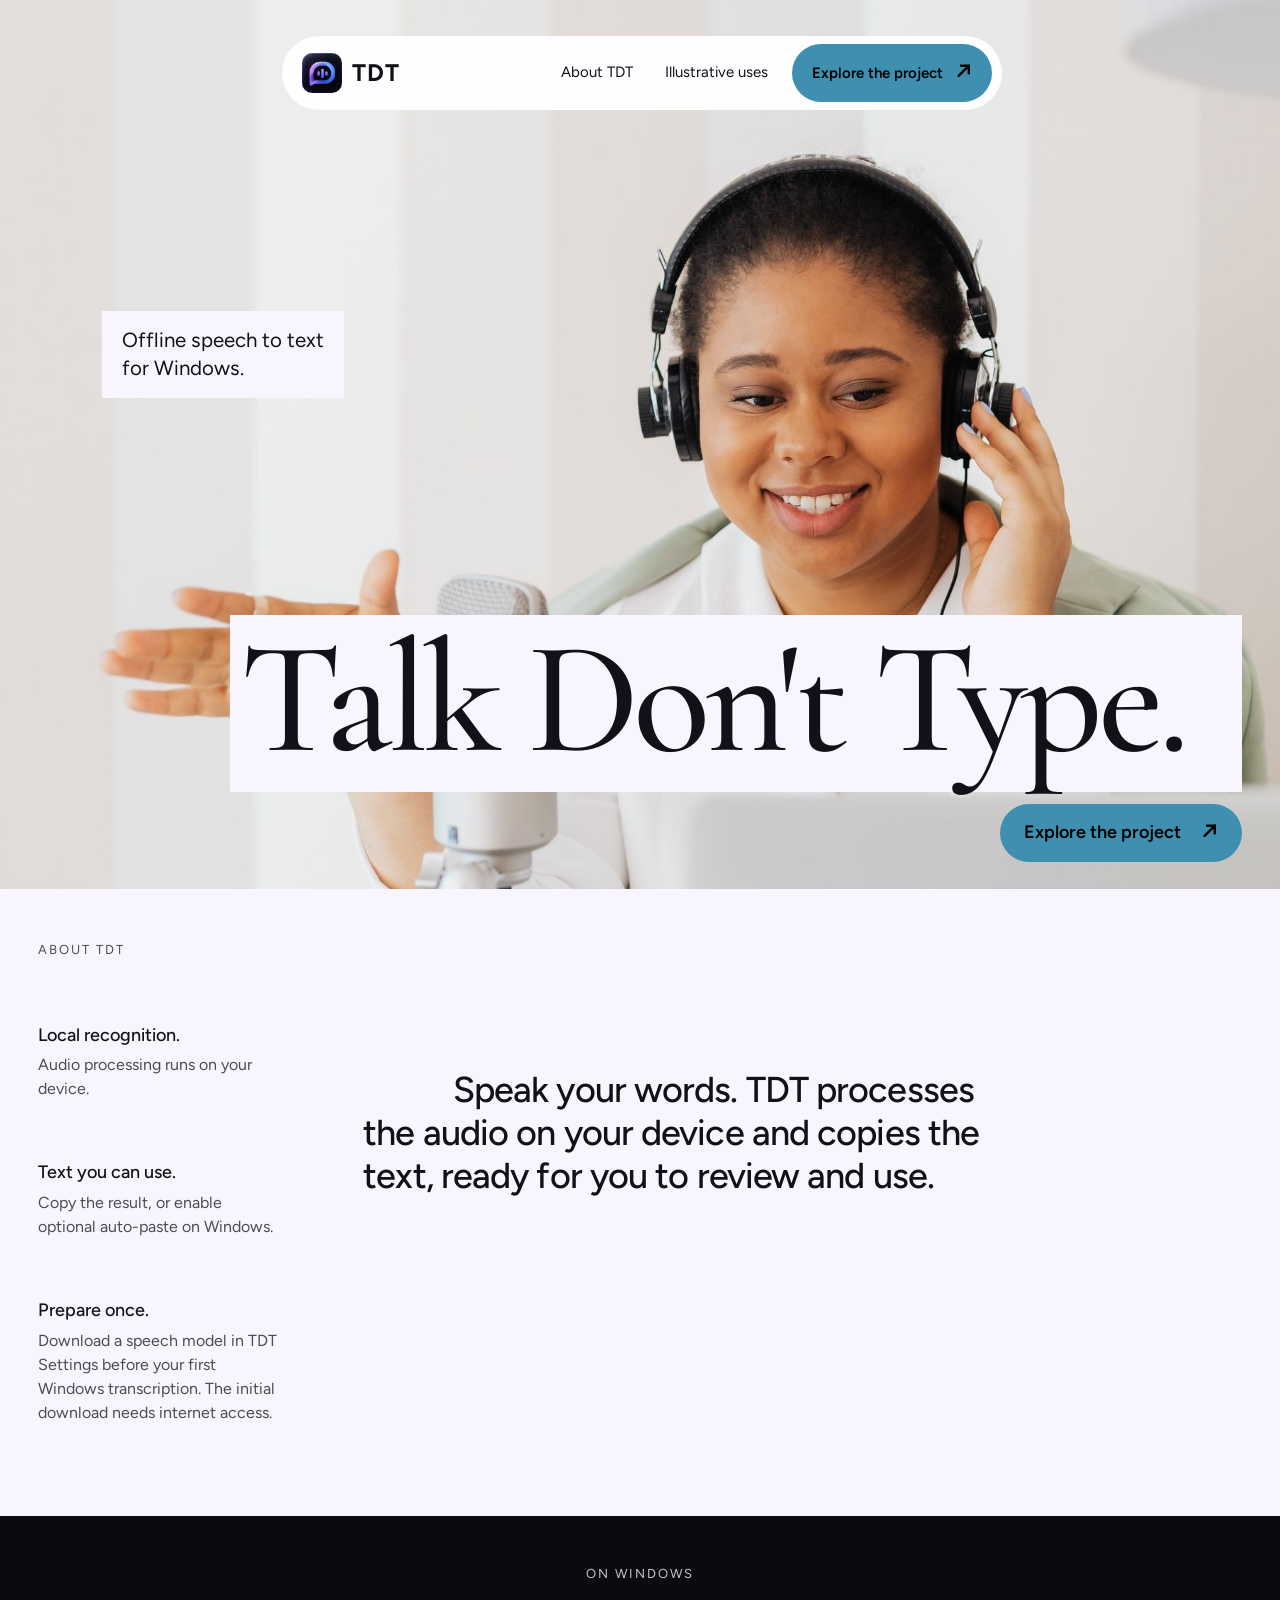
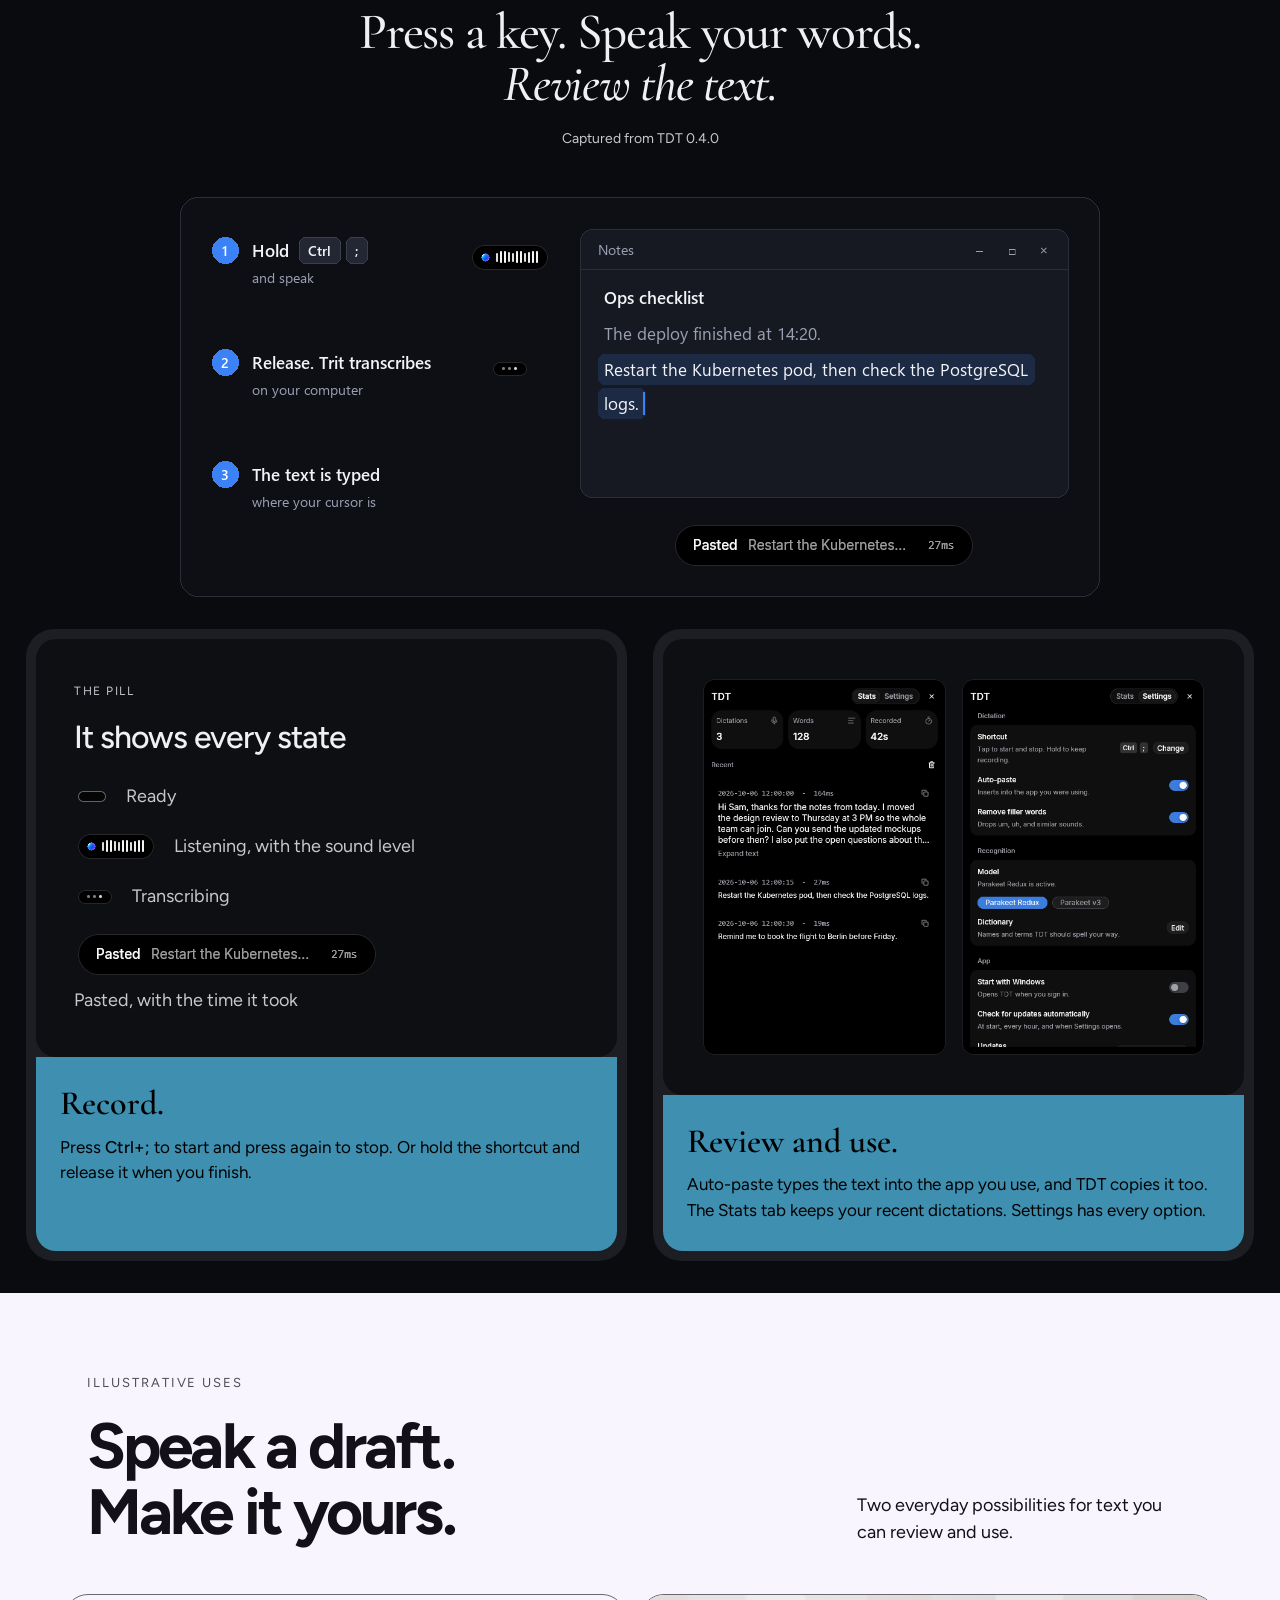
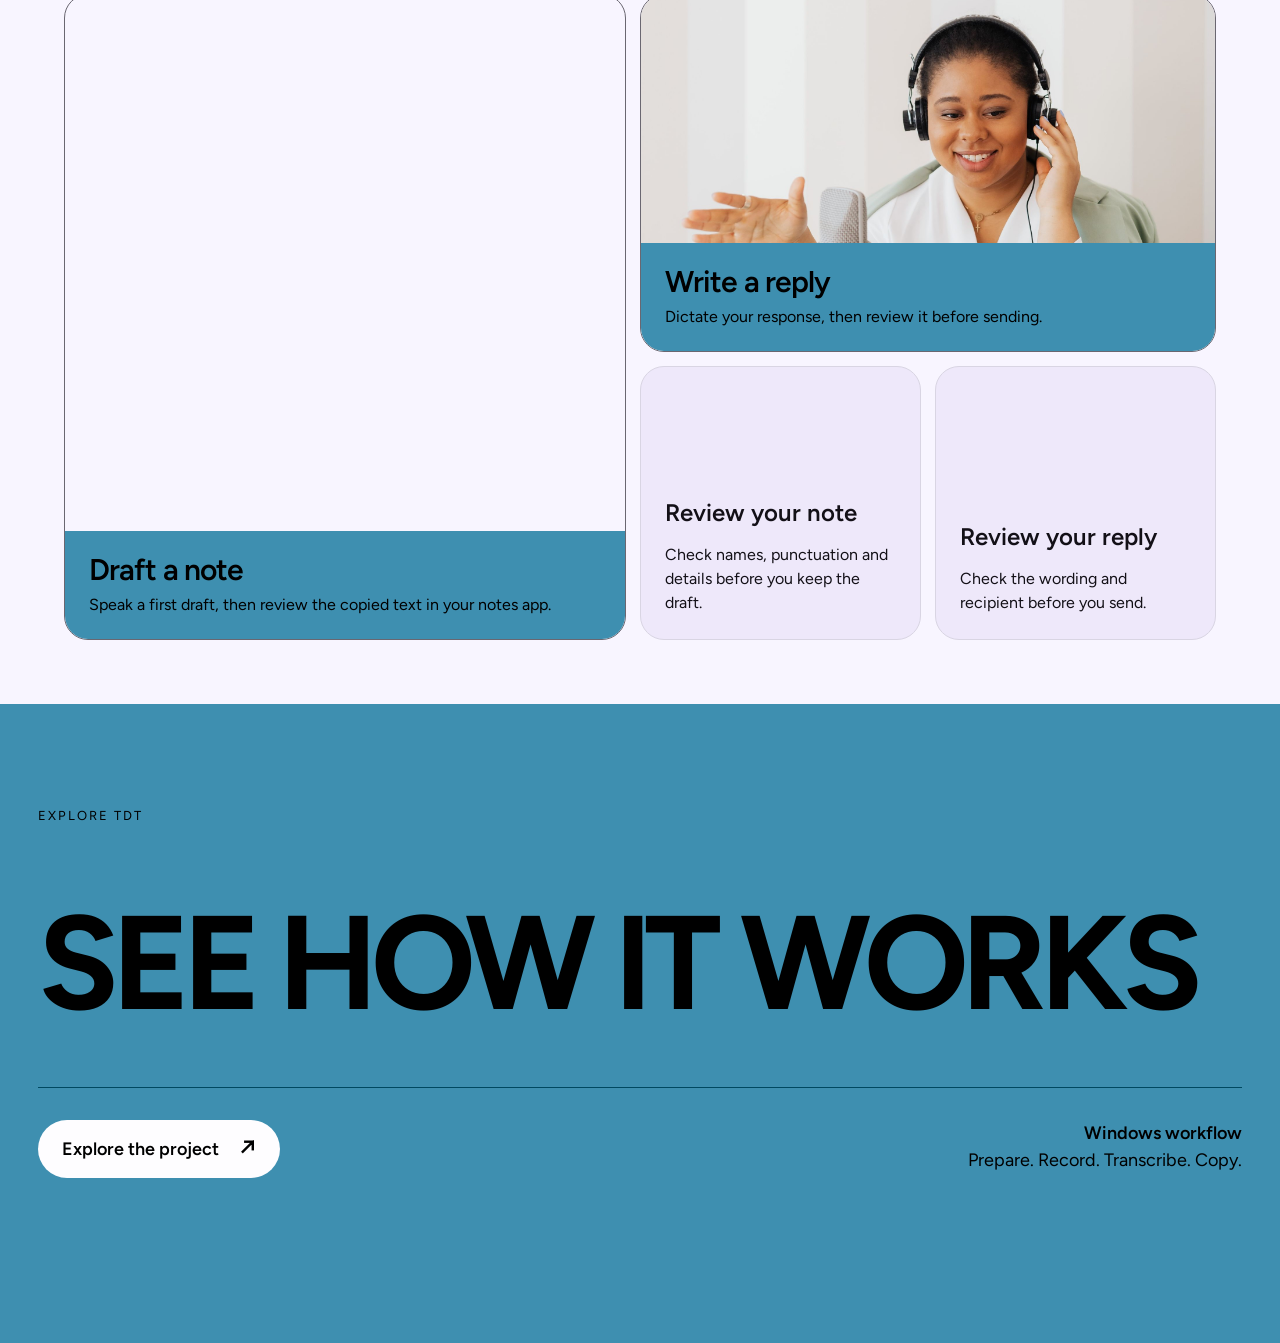
<file: site/index.html>
﻿<!doctype html>
<html lang="en">
<head>
  <meta charset="utf-8">
  <meta name="viewport" content="width=device-width, initial-scale=1">
  <title>TDT | Talk Don't Type</title>
  <meta name="description" content="Understand TDT's offline speech-to-text workflow for Windows, with a walkthrough and illustrative writing uses.">
  <link rel="icon" href="assets/tdt-page/acquired/tdt-brand-icon.png">
  <link rel="stylesheet" href="styles.css">
  <script src="motion.js" defer></script>
</head>
<body>
<a class="skip-link" href="#project_purpose">Skip to content</a>
<main>
  <section class="hero" id="project_intro" aria-labelledby="intro-title" tabindex="-1">
    <picture class="hero-picture" data-hero-media>
      <source media="(max-width: 1023px)" srcset="assets/tdt-page/acquired/hero-dictation-mobile.jpg">
      <img src="assets/tdt-page/acquired/hero-dictation-desktop.jpg" width="1806" height="1254" alt="Illustrative scene of a woman speaking beside a microphone and laptop." fetchpriority="high">
    </picture>
    <header class="site-nav">
      <a class="identity" href="#project_intro" aria-label="TDT home"><img src="assets/tdt-page/acquired/tdt-brand-icon.png" alt="" width="44" height="44"><span>TDT</span></a>
      <nav class="desktop-nav" aria-label="Primary"><a href="#project_purpose">About TDT</a><a href="#everyday_uses">Illustrative uses</a><a class="button" href="#project_preview">Explore the project <span class="arrow" aria-hidden="true">&#8599;</span></a></nav>
      <details class="mobile-nav"><summary>Menu <span aria-hidden="true">+</span></summary><nav aria-label="Primary mobile"><a href="#project_purpose">About TDT</a><a href="#everyday_uses">Illustrative uses</a><a class="button" href="#project_preview">Explore the project <span class="arrow" aria-hidden="true">&#8599;</span></a></nav></details>
    </header>
    <p class="hero-description">Offline speech to text<br>for Windows.</p>
    <div class="hero-bottom"><h1 id="intro-title" data-hero-copy>Talk Don't Type.</h1><a class="button hero-action" href="#project_preview">Explore the project <span class="arrow" aria-hidden="true">&#8599;</span></a></div>
  </section>

  <section class="purpose content" id="project_purpose" aria-labelledby="purpose-title" tabindex="-1">
    <p class="eyebrow">About TDT</p>
    <h2 id="purpose-title">Speak your words. TDT processes the audio on your device and copies the text, ready for you to review and use.</h2>
    <div class="purpose-points">
      <article data-reveal="rise" data-duration="520"><h3>Local recognition.</h3><p>Audio processing runs on your device.</p></article>
      <article data-reveal="rise" data-duration="520" data-delay="80"><h3>Text you can use.</h3><p>Copy the result, or enable optional auto-paste on Windows.</p></article>
      <article data-reveal="rise" data-duration="520" data-delay="160"><h3>Prepare once.</h3><p>Download a speech model in TDT Settings before your first Windows transcription. The initial download needs internet access.</p></article>
    </div>
  </section>
  <section class="preview" id="project_preview" aria-labelledby="preview-title" tabindex="-1">
    <header class="preview-heading"><p class="eyebrow">On Windows</p><h2 id="preview-title">Press a key. Speak your words.<br><em>Review the text.</em></h2><p class="illustration-label" data-reveal="fade" data-duration="480">Captured from TDT 0.4.0</p></header>
    <figure class="app-usage content" data-reveal="rise" data-duration="620"><img src="assets/tdt-page/app/usage-example.png" width="920" height="400" loading="lazy" alt="Hold Ctrl+; and speak. Trit transcribes on your computer. The text is typed where your cursor is, and the pill shows Pasted."></figure>
    <div class="workflow-grid content">
      <article class="workflow-card">
        <div class="workflow-visual"><div data-reveal="slide" data-duration="680">
          <p class="panel-label">The pill</p><h3>It shows every state</h3>
          <ul class="pill-states">
            <li><img src="assets/tdt-page/app/pill-idle.png" width="36" height="19" alt=""><span>Ready</span></li>
            <li><img src="assets/tdt-page/app/pill-listening.png" width="84" height="33" alt=""><span>Listening, with the sound level</span></li>
            <li><img src="assets/tdt-page/app/pill-transcribing.png" width="42" height="22" alt=""><span>Transcribing</span></li>
            <li><img src="assets/tdt-page/app/pill-pasted.png" width="306" height="49" alt=""><span>Pasted, with the time it took</span></li>
          </ul>
        </div></div>
        <div class="workflow-caption"><h3>Record.</h3><p>Press <kbd>Ctrl+;</kbd> to start and press again to stop. Or hold the shortcut and release it when you finish.</p></div>
      </article>
      <article class="workflow-card">
        <div class="workflow-visual"><div class="panel-shots" data-reveal="slide" data-duration="680" data-delay="80">
          <img src="assets/tdt-page/app/panel-history.png" width="408" height="628" loading="lazy" alt="The Stats tab: dictations, words, recorded time, and the recent transcripts.">
          <img src="assets/tdt-page/app/panel-settings.png" width="408" height="628" loading="lazy" alt="The Settings tab: shortcut, auto-paste, filler words, model, dictionary, startup, and updates.">
        </div></div>
        <div class="workflow-caption"><h3>Review and use.</h3><p>Auto-paste types the text into the app you use, and TDT copies it too. The Stats tab keeps your recent dictations. Settings has every option.</p></div>
      </article>
    </div>
  </section>
  <section class="uses content" id="everyday_uses" aria-labelledby="uses-title" tabindex="-1">
    <header class="uses-heading"><div><p class="eyebrow">Illustrative uses</p><h2 id="uses-title">Speak a draft.<br>Make it yours.</h2></div><p>Two everyday possibilities for text you can review and use.</p></header>
    <div class="uses-grid">
      <figure class="use-story notes-story"><picture class="story-photo"><source media="(max-width: 639px)" srcset="assets/tdt-page/acquired/notes-dictation.jpg"><img src="assets/tdt-page/acquired/notes-dictation-tall.jpg" width="1392" height="1600" loading="lazy" alt="A woman wearing headphones speaks beside a microphone."></picture><figcaption><h3>Draft a note</h3><p>Speak a first draft, then review the copied text in your notes app.</p></figcaption></figure>
      <article class="review-note"><h3>Review your note</h3><p>Check names, punctuation and details before you keep the draft.</p></article>
      <figure class="use-story reply-story"><div class="story-photo"><img src="assets/tdt-page/acquired/reply-dictation-approved.jpg" width="1974" height="1390" loading="lazy" alt="Another crop of the same illustrative speaking session, showing the microphone and laptop."></div><figcaption><h3>Write a reply</h3><p>Dictate your response, then review it before sending.</p></figcaption></figure>
      <article class="review-reply"><h3>Review your reply</h3><p>Check the wording and recipient before you send.</p></article>
    </div>
  </section>
  <section class="closing" id="explore_further" aria-labelledby="closing-title" tabindex="-1">
    <p class="eyebrow">Explore TDT</p><h2 id="closing-title">SEE HOW IT WORKS</h2>
    <div class="closing-bottom"><a class="button" href="#project_preview">Explore the project <span class="arrow" aria-hidden="true">&#8599;</span></a><p><strong>Windows workflow</strong><br>Prepare. Record. Transcribe. Copy.</p></div>
  </section>
</main>
</body>
</html>
</file>
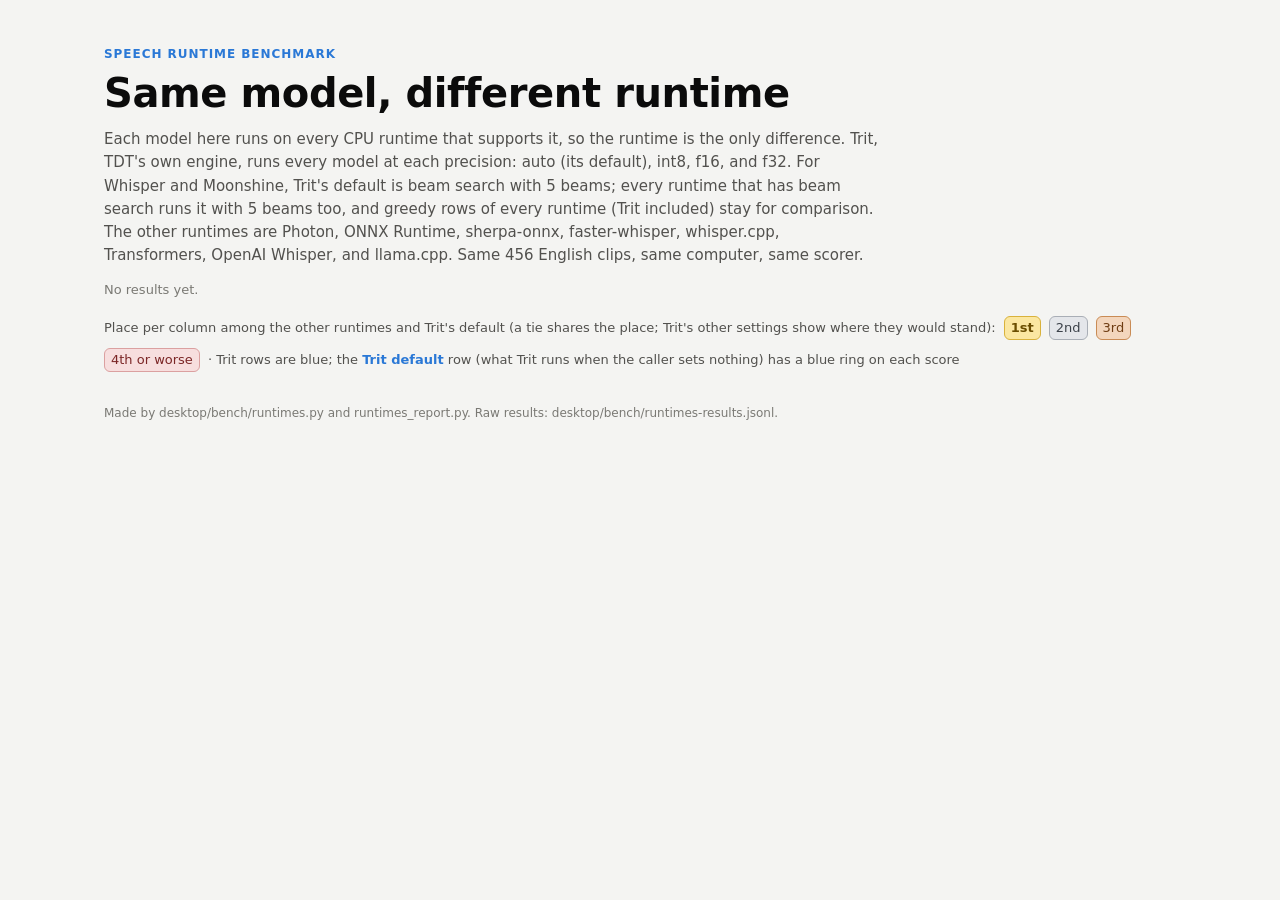
<file: third_party/trit/bench/runtimes_report.html>
<!doctype html>
<html lang="en">
<head>
<meta charset="utf-8">
<meta name="viewport" content="width=device-width, initial-scale=1">
<title>Same model, different runtime: Trit and the main speech runtimes</title>
<style>
  :root {
    color-scheme: light;
    --surface-0: #f4f4f2;
    --surface-1: #fcfcfb;
    --border: #e2e1dc;
    --grid: #ebeae6;
    --text-primary: #0b0b0b;
    --text-secondary: #52514e;
    --text-muted: #7a7974;
    --series-1: #2a78d6;
    --other: #a3a29c;
    --other-strong: #6f6e69;
    --r1-bg: #fbe7a1; --r1-fg: #6b4e00; --r1-edge: #d9b23c;
    --r2-bg: #e4e6ea; --r2-fg: #3b4149; --r2-edge: #a9aeb6;
    --r3-bg: #f3d6bd; --r3-fg: #6e3c12; --r3-edge: #c98b55;
    --r4-bg: #f7dede; --r4-fg: #7b2626; --r4-edge: #dba0a0;
    --font: "Segoe UI Variable Text", "Segoe UI", system-ui, -apple-system, "Helvetica Neue", Arial, sans-serif;
    --mono: "Cascadia Mono", "SF Mono", Consolas, ui-monospace, monospace;
  }
  @media (prefers-color-scheme: dark) {
    :root {
      color-scheme: dark;
      --surface-0: #121211;
      --surface-1: #1a1a19;
      --border: #2e2e2c;
      --grid: #262624;
      --text-primary: #f0efec;
      --text-secondary: #c3c2b7;
      --text-muted: #8f8e88;
      --series-1: #3987e5;
      --other: #5f5e5a;
      --other-strong: #9d9c96;
      --r1-bg: #4a3b0f; --r1-fg: #f6d878; --r1-edge: #8a6d1d;
      --r2-bg: #34383e; --r2-fg: #dde0e4; --r2-edge: #6a7079;
      --r3-bg: #4a2f1a; --r3-fg: #eab68b; --r3-edge: #8d5a33;
      --r4-bg: #3f2323; --r4-fg: #eba3a3; --r4-edge: #7e4040;
    }
  }
  * { box-sizing: border-box; }
  body { margin: 0; background: var(--surface-0); color: var(--text-primary); font: 15px/1.55 var(--font); }
  main { max-width: 1120px; margin: 0 auto; padding: 48px 24px 80px; }
  header { margin-bottom: 28px; }
  .eyebrow { font: 600 12px/1 var(--font); letter-spacing: .08em; text-transform: uppercase; color: var(--series-1); }
  h1 { font-size: clamp(28px, 4vw, 40px); line-height: 1.15; margin: 10px 0 12px; letter-spacing: -.01em; }
  h2 { font-size: 18px; margin: 0 0 4px; }
  h3.section { font-size: 13px; text-transform: uppercase; letter-spacing: .08em; color: var(--text-muted); margin: 36px 0 12px; }
  .lede { color: var(--text-secondary); max-width: 780px; margin: 0; }
  .meta { color: var(--text-muted); font-size: 13px; margin-top: 12px; }
  .tiles { display: grid; grid-template-columns: repeat(auto-fit, minmax(230px, 1fr)); gap: 12px; margin: 28px 0 8px; }
  .tile { background: var(--surface-1); border: 1px solid var(--border); border-radius: 10px; padding: 16px 18px; }
  .tile .label { color: var(--text-secondary); font-size: 13px; }
  .tile .value { font-size: 30px; font-weight: 650; letter-spacing: -.02em; margin: 2px 0; font-variant-numeric: tabular-nums; }
  .tile .note { color: var(--text-muted); font-size: 13px; }
  .card { background: var(--surface-1); border: 1px solid var(--border); border-radius: 10px; padding: 18px 20px 12px; margin-bottom: 14px; }
  .card .sub { color: var(--text-secondary); font-size: 13px; margin: 0 0 12px; }
  .legend { display: flex; gap: 18px; flex-wrap: wrap; font-size: 13px; color: var(--text-secondary); margin: 0 0 8px; }
  .legend span { display: inline-flex; align-items: center; gap: 6px; }
  .sw { width: 10px; height: 10px; border-radius: 50%; display: inline-block; }
  svg text { font-family: var(--font); }
  .axis-label { fill: var(--text-muted); font-size: 12px; }
  .tick { fill: var(--text-muted); font-size: 11px; font-variant-numeric: tabular-nums; }
  .point-label { font-size: 12px; fill: var(--text-secondary); }
  .point-label.hero { fill: var(--text-primary); font-weight: 650; }
  .model h2 { display: flex; justify-content: space-between; gap: 12px; flex-wrap: wrap; align-items: baseline; }
  .model h2 small { font-size: 13px; font-weight: 400; color: var(--text-muted); }
  .rows { display: grid; grid-template-columns: minmax(190px, 1.3fr) minmax(150px, 1.8fr) repeat(6, minmax(70px, .6fr));
          font-size: 13px; font-variant-numeric: tabular-nums; }
  .rows > div { padding: 7px 8px; border-bottom: 1px solid var(--grid); display: flex; align-items: center; }
  .rows > .h { color: var(--text-secondary); font-weight: 600; font-size: 12px; }
  .rows > .n { justify-content: flex-end; }
  .rows > .who { display: block; }
  .rows .who small { display: block; color: var(--text-muted); font-size: 12px; }
  .rows .hero { font-weight: 650; }
  .barcell { gap: 8px; }
  .barcell span { white-space: nowrap; }
  .bar { display: block; height: 12px; border-radius: 0 4px 4px 0; background: var(--other); min-width: 2px; }
  .bar.gpu { background: transparent; border: 2px solid var(--other-strong); border-left-width: 0; }
  .bar.hero { background: var(--series-1); }
  .win { color: var(--series-1); font-weight: 650; }
  .rank { display: inline-flex; align-items: baseline; gap: 4px; padding: 1px 6px; border-radius: 6px; border: 1px solid transparent; }
  .rank sup { font-size: 10px; font-weight: 600; opacity: .85; }
  .r1 { background: var(--r1-bg); color: var(--r1-fg); border-color: var(--r1-edge); font-weight: 650; }
  .r2 { background: var(--r2-bg); color: var(--r2-fg); border-color: var(--r2-edge); }
  .r3 { background: var(--r3-bg); color: var(--r3-fg); border-color: var(--r3-edge); }
  .r4 { background: var(--r4-bg); color: var(--r4-fg); border-color: var(--r4-edge); }
  .rows > .trit-row { background: color-mix(in srgb, var(--series-1) 5%, transparent); }
  .rows > .who.trit-row { box-shadow: inset 3px 0 0 color-mix(in srgb, var(--series-1) 45%, transparent); color: var(--series-1); }
  .rows > .hero-row { background: color-mix(in srgb, var(--series-1) 13%, transparent); }
  .rows > .who.hero-row { box-shadow: inset 4px 0 0 var(--series-1); color: var(--series-1); }
  .rows > .hero-row .rank { box-shadow: 0 0 0 2px var(--series-1); font-weight: 650; }
  .rows .who .tag { display: inline-block; margin-left: 6px; padding: 0 6px; border-radius: 5px; font-size: 11px; font-weight: 600;
                    background: var(--series-1); color: #fff; vertical-align: 1px; }
  .standing { display: flex; flex-wrap: wrap; gap: 6px; margin: 6px 0 12px; font-size: 12px; color: var(--text-secondary); align-items: center; }
  .legend-ranks { display: flex; flex-wrap: wrap; gap: 8px; align-items: center; margin: 16px 0 20px; font-size: 13px; color: var(--text-secondary); }
  .rows.text { grid-template-columns: minmax(190px, 1.3fr) minmax(170px, 2.2fr) repeat(3, minmax(70px, .6fr)); }
  @media (max-width: 760px) { .rows, .rows.text { grid-template-columns: 1.4fr 1.6fr repeat(2, .7fr); } .rows .wide { display: none; } }
  .tip { position: fixed; pointer-events: none; background: var(--surface-1); color: var(--text-primary); border: 1px solid var(--border);
         border-radius: 8px; padding: 8px 10px; font-size: 12px; line-height: 1.45; box-shadow: 0 6px 20px rgba(0,0,0,.12); opacity: 0;
         transition: opacity .12s; max-width: 300px; z-index: 10; }
  .tip b { font-weight: 650; }
  table { width: 100%; border-collapse: collapse; font-size: 13px; font-variant-numeric: tabular-nums; }
  th, td { padding: 7px 8px; text-align: right; border-bottom: 1px solid var(--grid); white-space: nowrap; }
  th { color: var(--text-secondary); font-weight: 600; background: var(--surface-1); }
  th:nth-child(-n+3), td:nth-child(-n+3) { text-align: left; }
  tr.hero td { font-weight: 650; }
  tr.hero td:first-child { box-shadow: inset 3px 0 0 var(--series-1); }
  tr.first td { border-top: 2px solid var(--border); }
  .table-wrap { overflow-x: auto; }
  .best { color: var(--series-1); }
  ul.notes { color: var(--text-secondary); padding-left: 20px; margin: 8px 0 0; }
  ul.notes li { margin: 4px 0; }
  code, pre { font-family: var(--mono); font-size: 13px; }
  pre { background: var(--surface-0); border: 1px solid var(--border); border-radius: 8px; padding: 12px 14px; overflow-x: auto; margin: 8px 0 12px; }
  .langs { display: grid; grid-template-columns: repeat(auto-fit, minmax(300px, 1fr)); gap: 12px; }
  .langs h3 { font-size: 14px; margin: 8px 0 0; }
  footer { color: var(--text-muted); font-size: 12px; margin-top: 32px; }
</style>
</head>
<body>
<main>
  <header>
    <div class="eyebrow">Speech runtime benchmark</div>
    <h1>Same model, different runtime</h1>
    <p class="lede">Each model here runs on every CPU runtime that supports it, so the runtime is the only difference. Trit, TDT's own
      engine, runs every model at each precision: auto (its default), int8, f16, and f32. For Whisper and Moonshine, Trit's default is
      beam search with 5 beams; every runtime that has beam search runs it with 5 beams too, and greedy rows of every runtime
      (Trit included) stay for comparison. The other runtimes are Photon, ONNX Runtime, sherpa-onnx, faster-whisper, whisper.cpp,
      Transformers, OpenAI Whisper, and llama.cpp. Same 456 English clips, same computer, same scorer.</p>
    <p class="meta" id="meta"></p>
    <div class="legend-ranks">Place per column among the other runtimes and Trit's default (a tie shares the place; Trit's other
      settings show where they would stand):
      <span class="rank r1">1st</span><span class="rank r2">2nd</span><span class="rank r3">3rd</span><span class="rank r4">4th or worse</span>
      <span>· Trit rows are blue; the <b style="color:var(--series-1)">Trit default</b> row (what Trit runs when the caller sets
      nothing) has a blue ring on each score</span></div>
  </header>

  <section id="models"></section>

  <footer id="footer"></footer>
</main>
<div class="tip" id="tip"></div>

<script>
const RESULTS = /*RESULTS*/[];
const CLEANUP = /*CLEANUP*/[];
const SVGNS = "http://www.w3.org/2000/svg";
const LIBRI = ["clean", "other"];

const set = (r, name) => r.sets.find((s) => s.set === name);
const libriWer = (r) => {
  const e = LIBRI.reduce((a, n) => a + set(r, n).errors, 0);
  const w = LIBRI.reduce((a, n) => a + set(r, n).words, 0);
  return 100 * e / w;
};
const libriMs = (r) => (set(r, "clean").median_ms + set(r, "other").median_ms) / 2;
const isHero = (r) => r.runtime === "Trit";
const runtimeShort = (r) => r.runtime.replace(/ \(.*\)$/, "");
const label = (r) => `${r.model_name} on ${r.runtime}, ${r.precision}${r.device === "gpu" ? ", GPU" : ""}`;
const short = (r) => isHero(r) ? `Trit ${r.precision}` :
  `${r.model_name.replace(/^(Whisper|Parakeet TDT|Distil-Whisper) /, "").replace(/ \(.*\)$/, "").replace(/, 1\.58-bit/, "")}, ${runtimeShort(r)}${r.device === "gpu" ? " GPU" : ""}`;
const fmt = (v, dp) => v.toLocaleString(undefined, { minimumFractionDigits: dp, maximumFractionDigits: dp });

function el(name, attrs = {}, parent) {
  const node = document.createElementNS(SVGNS, name);
  for (const [k, v] of Object.entries(attrs)) node.setAttribute(k, v);
  if (parent) parent.appendChild(node);
  return node;
}

const tip = document.getElementById("tip");
function hover(node, html) {
  node.addEventListener("pointerenter", () => { tip.innerHTML = html; tip.style.opacity = 1; });
  node.addEventListener("pointermove", (e) => {
    tip.style.left = `${Math.min(e.clientX + 14, innerWidth - tip.offsetWidth - 8)}px`;
    tip.style.top = `${e.clientY + 14}px`;
  });
  node.addEventListener("pointerleave", () => { tip.style.opacity = 0; });
}

const detail = (r) => `<b>${label(r)}</b><br>LibriSpeech WER ${libriWer(r).toFixed(2)} %<br>` +
  `median ${set(r, "clean").median_ms.toFixed(0)} ms per clean clip, ${set(r, "clean").rtfx.toFixed(0)}x realtime<br>` +
  `memory ${r.rss_mb.toLocaleString()} MB, load ${r.load_s.toFixed(2)} s`;

function tiles() {
  const trit = RESULTS.find(isHero);
  if (!trit) return;
  const sameModel = RESULTS.filter((r) => r.model === trit.model && !isHero(r));
  const cpu = RESULTS.filter((r) => !isHero(r) && r.device === "cpu");
  const peers = cpu.filter((r) => libriWer(r) <= libriWer(trit));
  const peer = peers.length ? peers.reduce((a, b) => (libriMs(a) < libriMs(b) ? a : b)) : null;
  const fastest = cpu.length ? cpu.reduce((a, b) => (libriMs(a) < libriMs(b) ? a : b)) : null;
  const ms = set(trit, "clean").median_ms;
  const tile = (l, v, n) => `<div class="tile"><div class="label">${l}</div><div class="value">${v}</div><div class="note">${n}</div></div>`;
  const out = [tile("Trit, time per clip", `${ms.toFixed(0)} ms`, `${set(trit, "clean").rtfx.toFixed(0)}x realtime on 8 CPU cores. LibriSpeech WER ${libriWer(trit).toFixed(2)} %.`)];
  for (const other of sameModel) {
    out.push(tile(`Same weights on ${runtimeShort(other)}${other.device === "gpu" ? " GPU" : ""}`,
      `${(set(other, "clean").median_ms / ms).toFixed(1)}x slower`,
      `${set(other, "clean").median_ms.toFixed(0)} ms per clip, ${other.rss_mb.toLocaleString()} MB against Trit's ${trit.rss_mb} MB.`));
  }
  if (peer) out.push(tile("Fastest other CPU runtime as accurate as Trit", `${(libriMs(peer) / libriMs(trit)).toFixed(1)}x slower`, `${label(peer)}, WER ${libriWer(peer).toFixed(2)} %.`));
  if (fastest) out.push(tile("Fastest other CPU runtime", `${libriMs(fastest).toFixed(0)} ms`, `${label(fastest)}, WER ${libriWer(fastest).toFixed(2)} %.`));
  document.getElementById("tiles").innerHTML = out.join("");
}

/** Trit as it runs when the caller sets nothing: auto precision, the model's own decoding. */
const isDefault = (r) => isHero(r) && r.precision.startsWith("auto") && !r.precision.includes("greedy");
const ordinal = (n) => `${n}${n === 1 ? "st" : n === 2 ? "nd" : n === 3 ? "rd" : "th"}`;
const totalWer = (r) => {
  const e = r.sets.reduce((a, s) => a + s.errors, 0);
  const w = r.sets.reduce((a, s) => a + s.words, 0);
  return 100 * e / w;
};

/** The place of `value` among `values`: 1 + the number of better values (a tie shares the place). */
function place(values, value, lowerIsBetter) {
  return 1 + values.filter((v) => (lowerIsBetter ? v < value : v > value)).length;
}

/** A value with its place pill. */
function ranked(value, values, lowerIsBetter, dp, unit = "", cls = "") {
  const n = place(values, value, lowerIsBetter);
  return `<div class="n ${cls}"><span class="rank r${Math.min(n, 4)}" title="${ordinal(n)} of ${values.length} (the other runtimes and Trit's default)">` +
    `${fmt(value, dp)}${unit}<sup>${ordinal(n)}</sup></span></div>`;
}

/** The rows that compete for places: every other runtime and Trit's default. */
const competing = (rows) => rows.filter((r) => !isHero(r) || isDefault(r));

/** Where Trit's default row places on each column, for the card header. */
function standing(columns, rows) {
  const trit = rows.find(isDefault);
  if (!trit) return "";
  const chips = columns.map(([name, f, lower]) => {
    const n = place(competing(rows).map(f), f(trit), lower);
    return `<span class="rank r${Math.min(n, 4)}">${name} ${ordinal(n)}</span>`;
  });
  return `<div class="standing"><b style="color:var(--series-1)">Trit default</b> (${trit.precision}): ${chips.join("")}</div>`;
}

function models() {
  const groups = [...new Set(RESULTS.map((r) => r.model))];
  document.getElementById("models").innerHTML = groups.map((model) => {
    const rows = RESULTS.filter((r) => r.model === model).sort((a, b) => set(a, "clean").median_ms - set(b, "clean").median_ms);
    const max = Math.max(...rows.map((r) => set(r, "clean").median_ms));
    // [name, value, lower is better, decimals, unit, class]
    const columns = [
      ["Speed", (r) => set(r, "clean").rtfx, false],
      ["Clean WER", (r) => set(r, "clean").wer, true],
      ["Other WER", (r) => set(r, "other").wer, true],
      ["All clips WER", totalWer, true],
      ["MB after load", (r) => r.load_mb, true],
      ["MB after all clips", (r) => r.rss_mb, true],
    ];
    const values = columns.map(([, f]) => competing(rows).map(f));
    const body = rows.map((r) => {
      const ms = set(r, "clean").median_ms, hero = isHero(r), def = isDefault(r);
      const row = def ? "hero-row" : hero ? "trit-row" : "";
      return `<div class="who ${hero ? "hero" : ""} ${row}">${hero ? "Trit" : r.runtime}${def ? '<span class="tag">default</span>' : ""}` +
        `<small>${r.precision}, ${r.device === "gpu" ? "GPU" : "CPU"}</small></div>` +
        `<div class="barcell ${row}"><i class="bar ${hero ? "hero" : r.device === "gpu" ? "gpu" : ""}" style="width:${(70 * ms / max).toFixed(1)}%"></i><span>${ms.toFixed(0)} ms</span></div>` +
        ranked(set(r, "clean").rtfx, values[0], false, 0, "x", row) +
        ranked(set(r, "clean").wer, values[1], true, 2, "", row) +
        ranked(set(r, "other").wer, values[2], true, 2, "", `wide ${row}`) +
        ranked(totalWer(r), values[3], true, 2, "", `wide ${row}`) +
        ranked(r.load_mb, values[4], true, 0, "", `wide ${row}`) +
        ranked(r.rss_mb, values[5], true, 0, "", `wide ${row}`);
    }).join("");
    return `<div class="card model"><h2>${rows[0].model_name}<small>${rows.length} runtime settings, fastest first</small></h2>` +
      standing(columns, rows) +
      `<div class="rows"><div class="h">Runtime</div><div class="h">Time per test-clean clip</div><div class="h n">Speed</div>` +
      `<div class="h n">Clean WER</div><div class="h n wide">Other WER</div><div class="h n wide">All 456 clips WER</div>` +
      `<div class="h n wide">MB after load</div><div class="h n wide">MB after all clips</div>${body}</div></div>`;
  }).join("") + cleanupCard();
}

/** S1-mini: the same 62 raw transcripts on each runtime; WER counts casing and punctuation. */
function cleanupCard() {
  if (!CLEANUP.length) return "";
  const rows = [...CLEANUP].sort((a, b) => a.median_ms - b.median_ms);
  const max = Math.max(...rows.map((r) => r.median_ms));
  const columns = [
    ["Speed", (r) => 1000 / r.median_ms, false],
    ["Formatted WER", (r) => r.wer, true],
    ["Exact", (r) => r.exact, false],
  ];
  const values = columns.map(([, f]) => competing(rows).map(f));
  const body = rows.map((r) => {
    const hero = isHero(r), def = isDefault(r), row = def ? "hero-row" : hero ? "trit-row" : "";
    return `<div class="who ${hero ? "hero" : ""} ${row}">${hero ? "Trit" : r.runtime}${def ? '<span class="tag">default</span>' : ""}<small>${r.precision}, CPU</small></div>` +
      `<div class="barcell ${row}"><i class="bar ${hero ? "hero" : ""}" style="width:${(70 * r.median_ms / max).toFixed(1)}%"></i><span>${r.median_ms.toFixed(0)} ms</span></div>` +
      ranked(1000 / r.median_ms, values[0], false, 1, "/s", row) +
      ranked(r.wer, values[1], true, 2, "", row) +
      ranked(r.exact, values[2], false, 0, `/${r.cases}`, row);
  }).join("");
  return `<div class="card model"><h2>Superwhisper S1-mini (cleanup)<small>${rows.length} runtime settings, ${rows[0].cases} transcripts, fastest first</small></h2>` +
    standing(columns, rows) +
    `<div class="rows text"><div class="h">Runtime</div><div class="h">Time per transcript</div><div class="h n">Speed</div>` +
    `<div class="h n">Formatted WER</div><div class="h n">Exact</div>${body}</div></div>`;
}

function scatter() {
  const svg = document.getElementById("scatter");
  const W = 1060, H = 460, m = { l: 56, r: 24, t: 16, b: 48 };
  const xs = RESULTS.map(libriMs), ys = RESULTS.map(libriWer);
  const x0 = Math.log10(Math.min(...xs) / 1.4), x1 = Math.log10(Math.max(...xs) * 1.6);
  const yMax = Math.ceil(Math.max(...ys) + 0.5);
  const X = (v) => m.l + (Math.log10(v) - x0) / (x1 - x0) * (W - m.l - m.r);
  const Y = (v) => m.t + (1 - v / yMax) * (H - m.t - m.b);
  for (let v = 0; v <= yMax; v += yMax > 8 ? 2 : 1) {
    el("line", { x1: m.l, x2: W - m.r, y1: Y(v), y2: Y(v), stroke: "var(--grid)" }, svg);
    el("text", { x: m.l - 8, y: Y(v) + 4, "text-anchor": "end", class: "tick" }, svg).textContent = `${v} %`;
  }
  for (const v of [10, 20, 50, 100, 200, 500, 1000, 2000, 5000, 10000]) {
    if (Math.log10(v) < x0 || Math.log10(v) > x1) continue;
    el("line", { x1: X(v), x2: X(v), y1: m.t, y2: H - m.b, stroke: "var(--grid)" }, svg);
    el("text", { x: X(v), y: H - m.b + 18, "text-anchor": "middle", class: "tick" }, svg).textContent = v >= 1000 ? `${v / 1000} s` : `${v} ms`;
  }
  el("text", { x: (m.l + W - m.r) / 2, y: H - 8, "text-anchor": "middle", class: "axis-label" }, svg).textContent = "Median time per clip (log scale), faster to the left";
  el("text", { x: 14, y: (m.t + H - m.b) / 2, "text-anchor": "middle", class: "axis-label", transform: `rotate(-90 14 ${(m.t + H - m.b) / 2})` }, svg).textContent = "Word error rate, lower is better";
  const placed = [];
  // Trit first for label priority, drawn last so it sits on top.
  const byPriority = [...RESULTS].sort((a, b) => isHero(b) - isHero(a));
  const labels = new Map();
  for (const r of byPriority) {
    const cx = X(libriMs(r)), cy = Y(libriWer(r)), text = short(r);
    const w = text.length * 6.3 + 4, box = { x: cx + 10, y: cy - 7, w, h: 14 };
    const clash = placed.some((p) => box.x < p.x + p.w && p.x < box.x + box.w && box.y < p.y + p.h && p.y < box.y + box.h);
    if ((isHero(r) || !clash) && box.x + w < W) { placed.push(box); labels.set(r, text); }
  }
  for (const r of [...RESULTS].sort((a, b) => isHero(a) - isHero(b))) {
    const cx = X(libriMs(r)), cy = Y(libriWer(r)), hero = isHero(r), gpu = r.device === "gpu";
    const g = el("g", {}, svg);
    el("circle", { cx, cy, r: 14, fill: "transparent" }, g);
    el("circle", { cx, cy, r: hero ? 8 : 5.5, fill: gpu ? "var(--surface-1)" : hero ? "var(--series-1)" : "var(--other)",
      stroke: gpu ? "var(--other-strong)" : "var(--surface-1)", "stroke-width": 2 }, g);
    if (labels.has(r)) el("text", { x: cx + 10, y: cy + 4, class: `point-label${hero ? " hero" : ""}` }, g).textContent = labels.get(r);
    hover(g, detail(r));
  }
}

function table() {
  const cols = [
    ["Model", (r) => r.model_name], ["Runtime", (r) => isHero(r) ? "Trit" : r.runtime], ["Precision", (r) => `${r.precision}, ${r.device.toUpperCase()}`],
    ["Clean WER", (r) => set(r, "clean").wer, 2], ["Other WER", (r) => set(r, "other").wer, 2],
    ["Dev terms WER", (r) => set(r, "tech").wer, 2], ["Dictation WER", (r) => set(r, "tts16").wer, 2],
    ["Median ms", (r) => set(r, "clean").median_ms, 0], ["Speed", (r) => set(r, "clean").rtfx, 0, "max", "x"],
    ["Memory MB", (r) => r.rss_mb, 0], ["Load s", (r) => r.load_s, 2],
  ];
  const best = cols.map(([, f, dp, dir]) => dp === undefined ? null : (dir === "max" ? Math.max : Math.min)(...RESULTS.map(f)));
  let previous = null;
  document.getElementById("table").innerHTML = `<thead><tr>${cols.map(([h]) => `<th>${h}</th>`).join("")}</tr></thead><tbody>` +
    RESULTS.map((r) => {
      const first = r.model !== previous && previous !== null;
      previous = r.model;
      return `<tr class="${isHero(r) ? "hero" : ""} ${first ? "first" : ""}">` + cols.map(([, f, dp, , unit], i) => {
        const v = f(r);
        return dp === undefined ? `<td>${v}</td>` : `<td class="${v === best[i] ? "best" : ""}">${fmt(v, dp)}${unit || ""}</td>`;
      }).join("") + "</tr>";
    }).join("") + "</tbody>";
}

const first = RESULTS[0];
document.getElementById("meta").textContent = first
  ? `${first.date} · AMD Ryzen 9 7950X3D, 32 GB RAM, Windows 11, CPU only, English · ${new Set(RESULTS.map((r) => r.model)).size} speech models on ${new Set(RESULTS.map((r) => r.runtime)).size} runtimes, ${RESULTS.length} pairs, 456 clips each; S1-mini on ${CLEANUP.length}`
  : "No results yet.";
document.getElementById("footer").textContent = "Made by desktop/bench/runtimes.py and runtimes_report.py. Raw results: desktop/bench/runtimes-results.jsonl.";
if (RESULTS.length) { models(); }
</script>
</body>
</html>
</file>
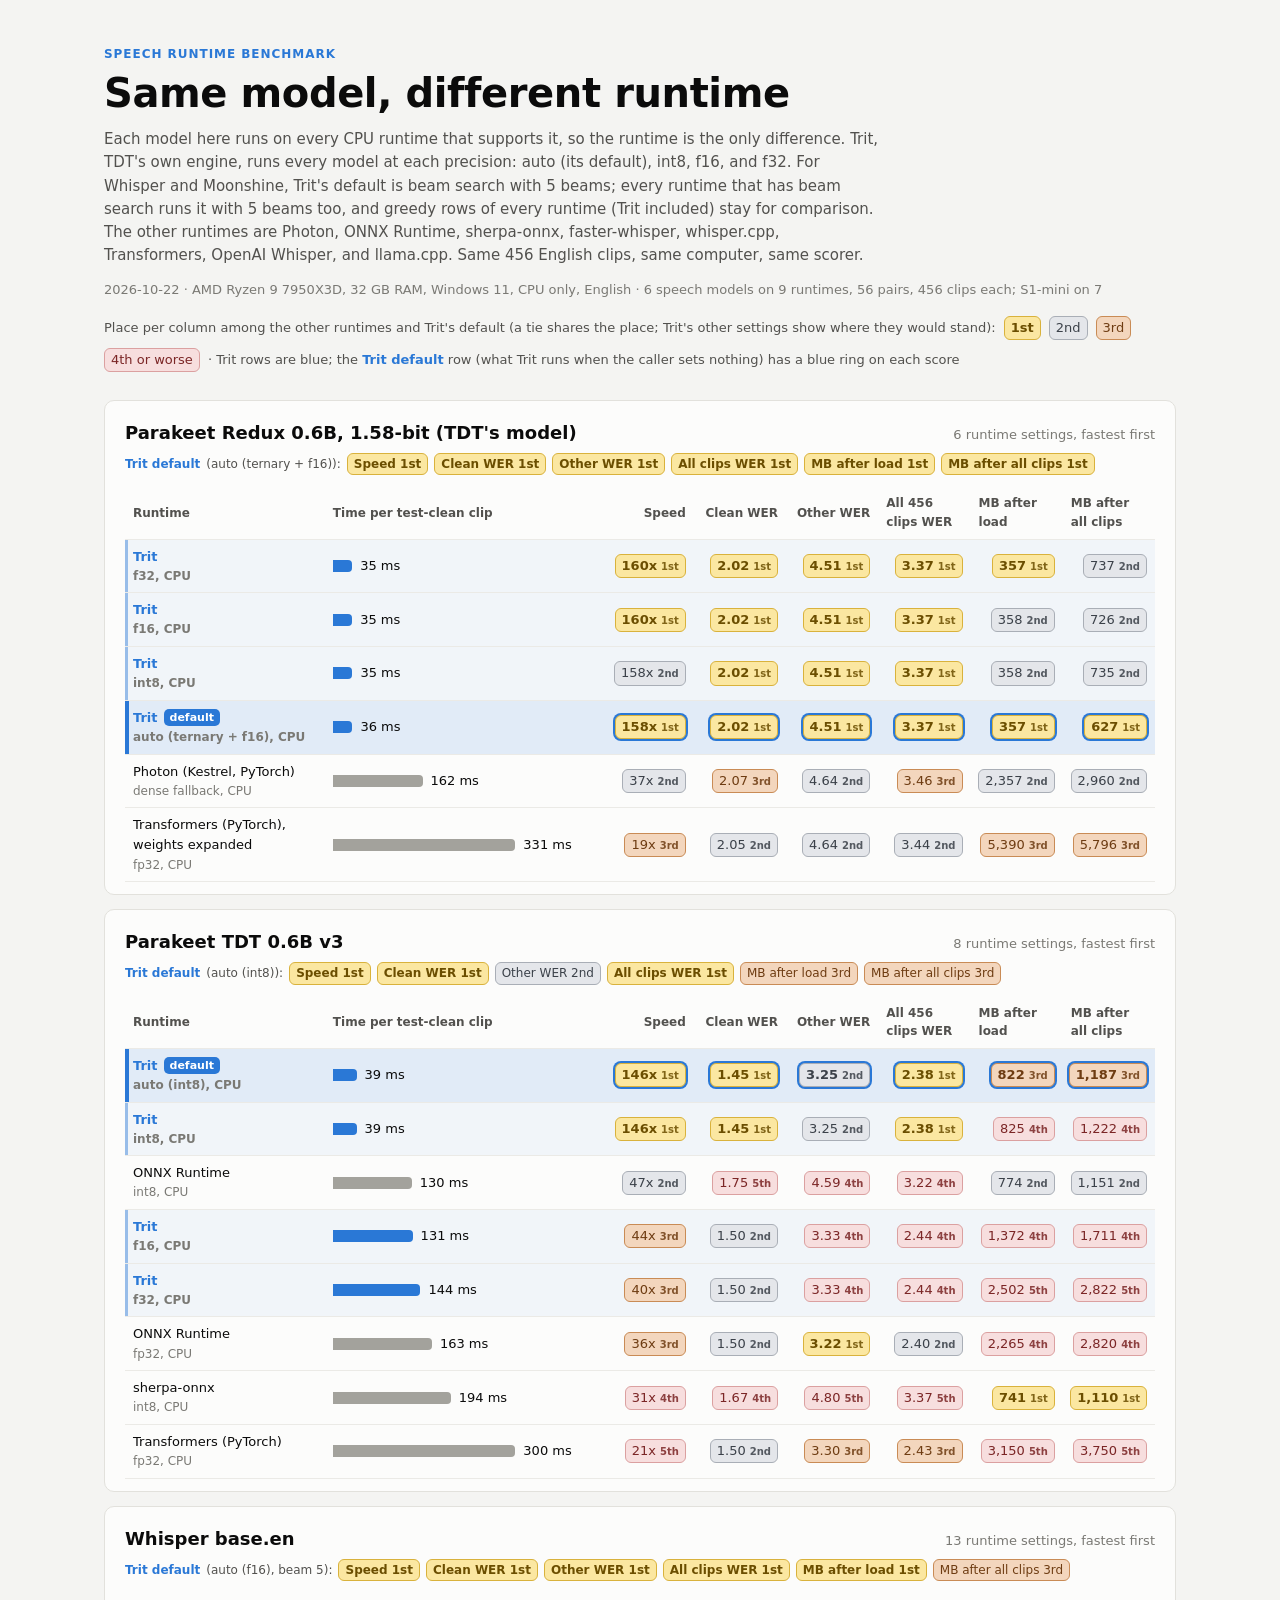
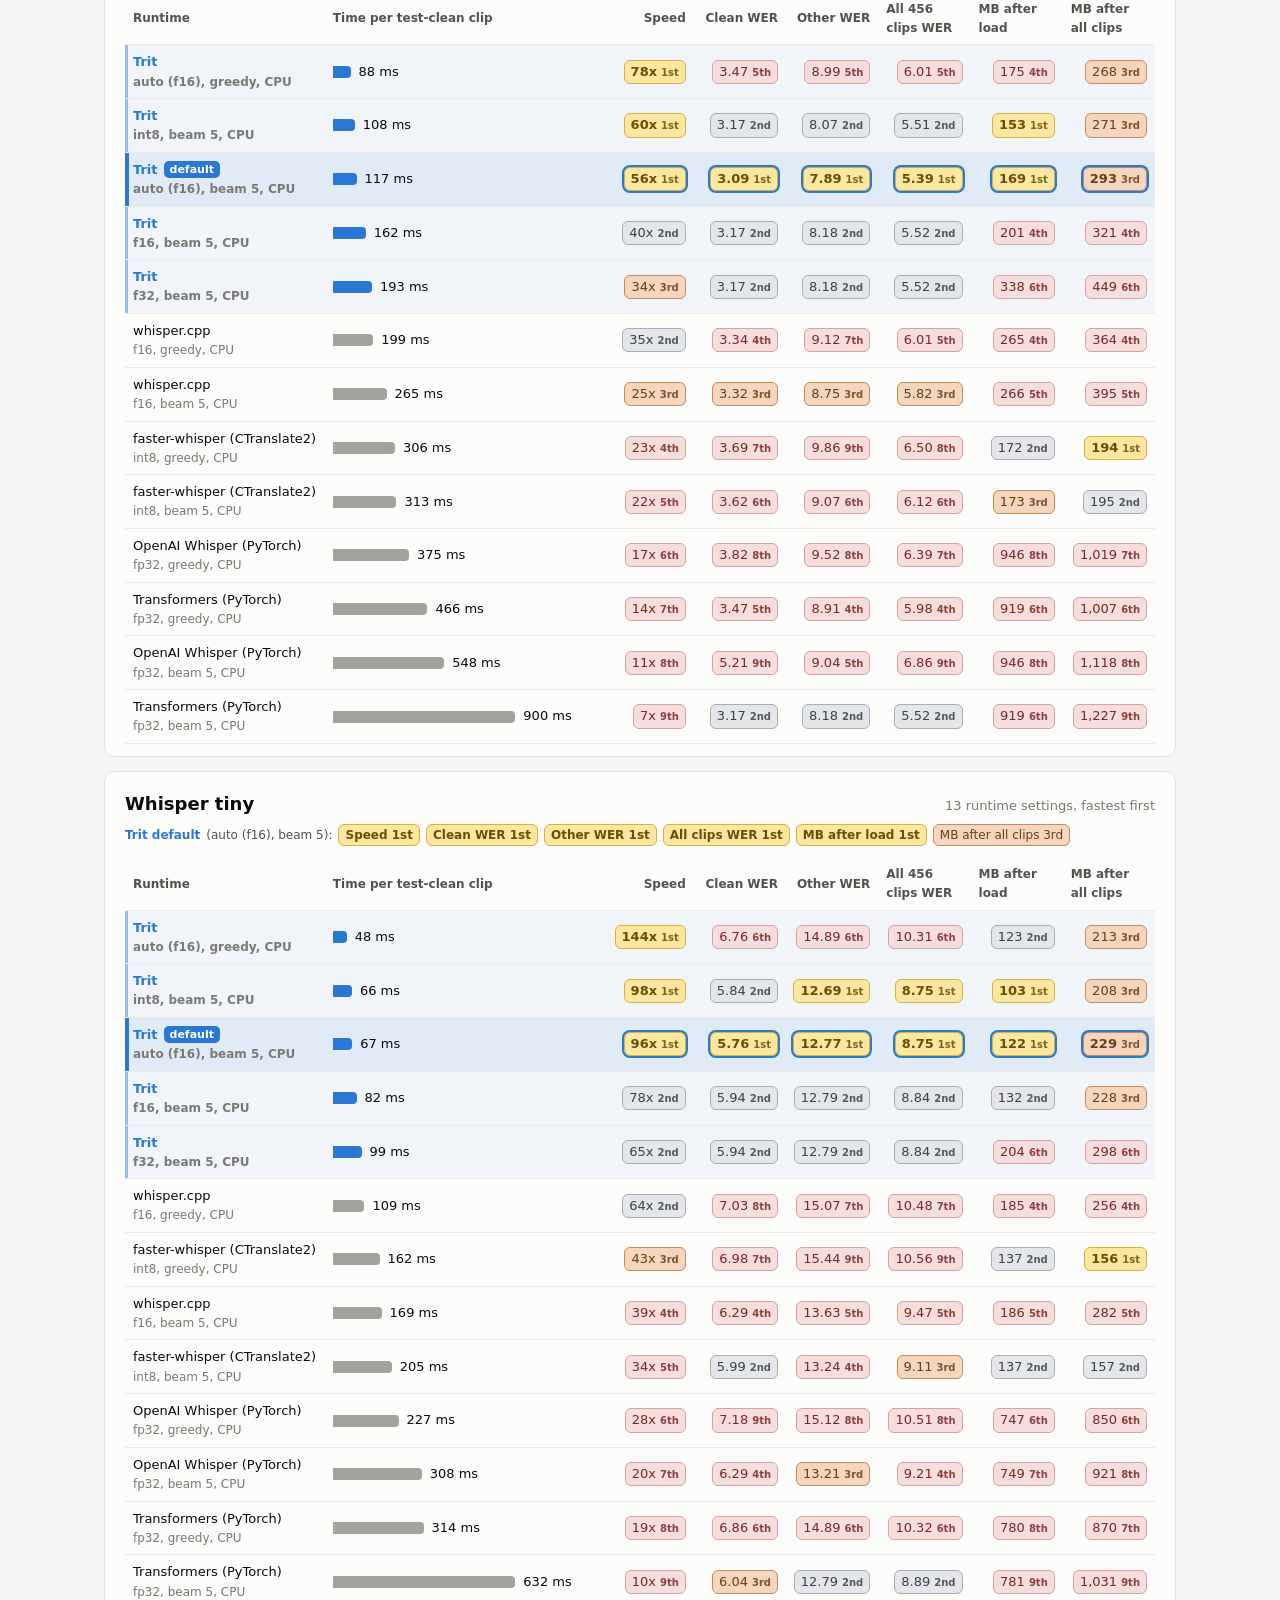
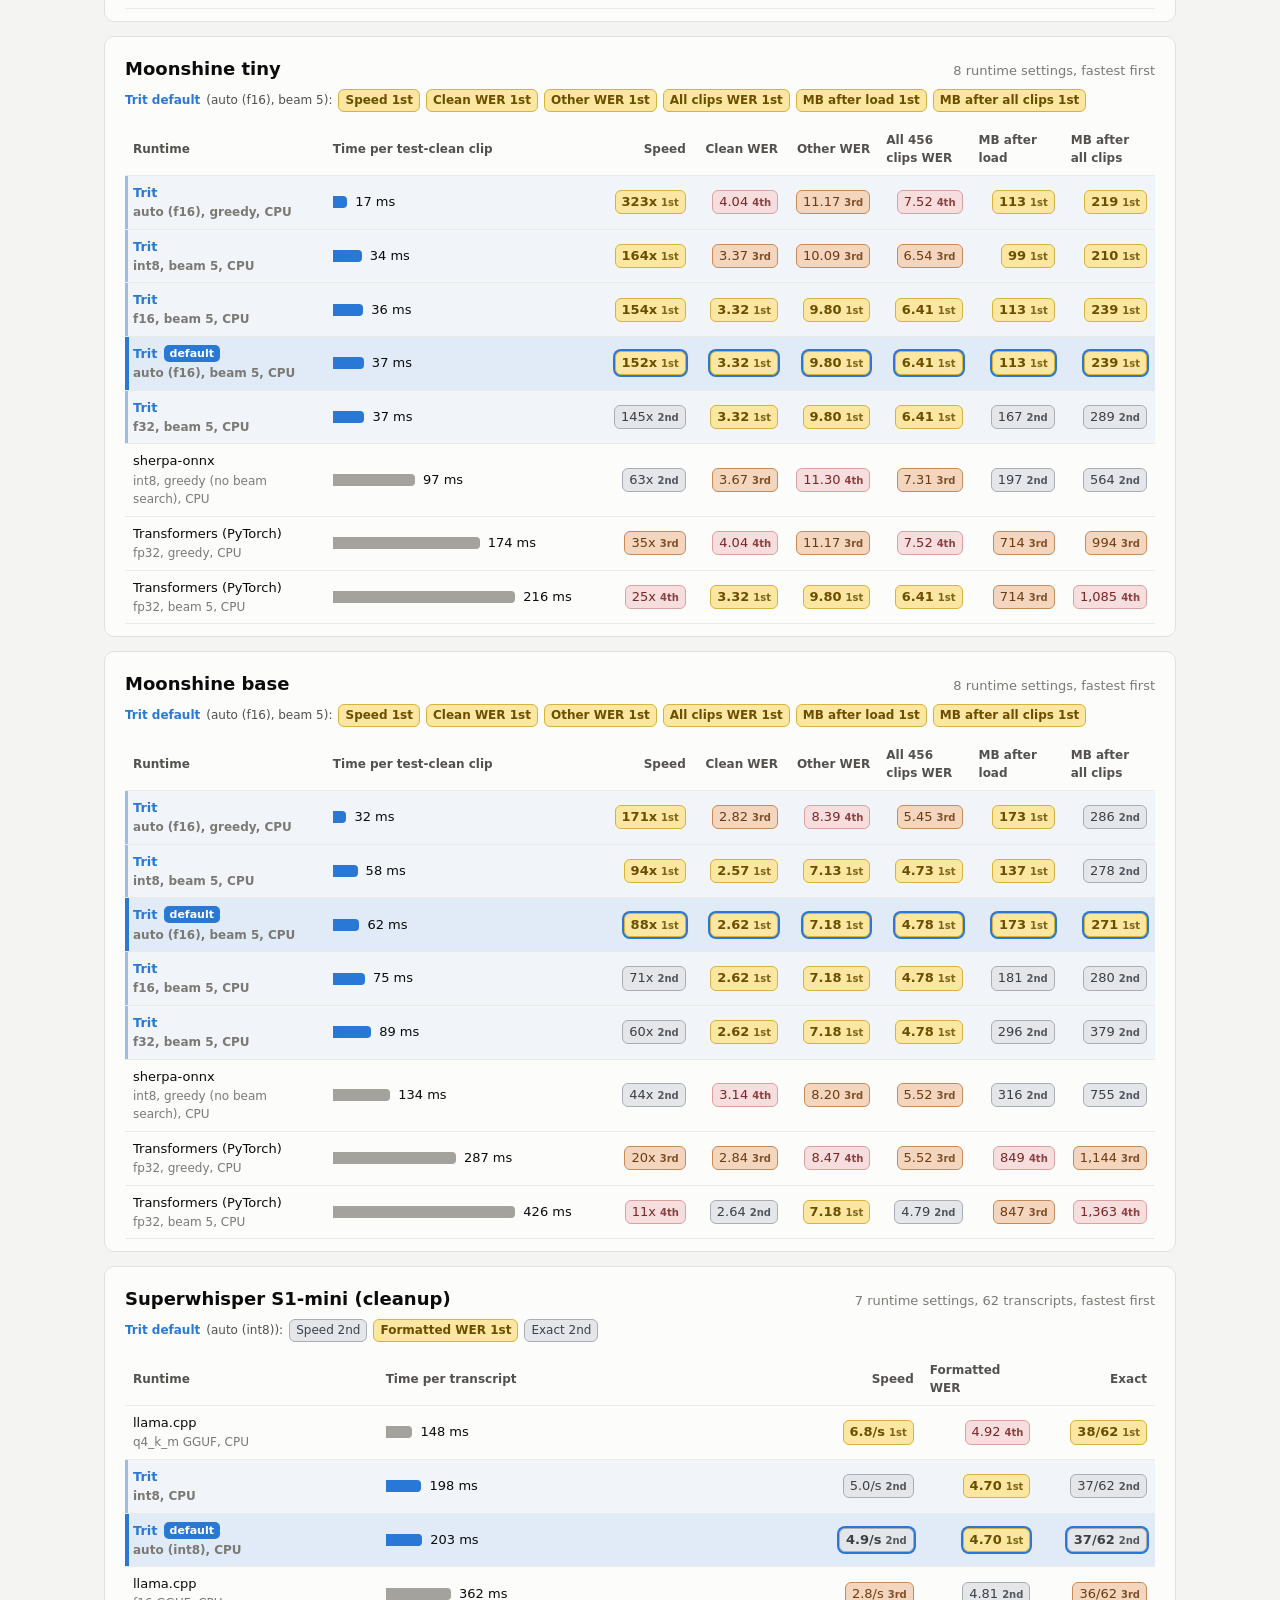
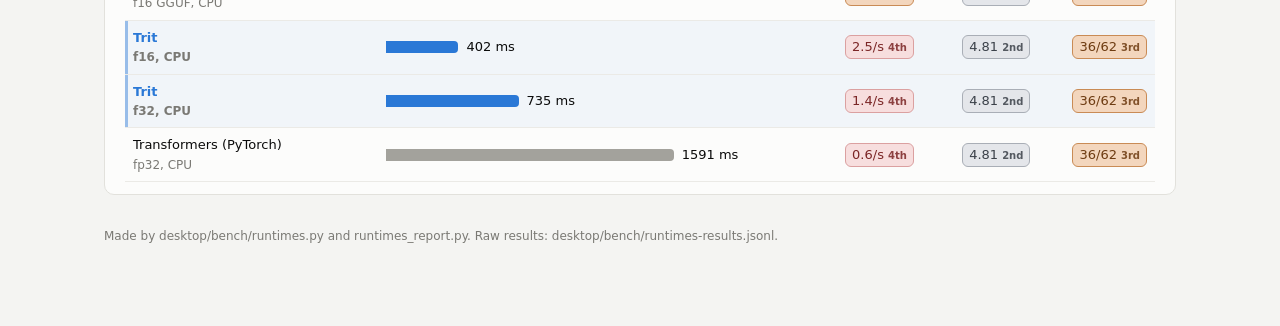
<file: third_party/trit/docs/engine-comparison.html>
<!doctype html>
<html lang="en">
<head>
<meta charset="utf-8">
<meta name="viewport" content="width=device-width, initial-scale=1">
<title>Same model, different runtime: Trit and the main speech runtimes</title>
<style>
  :root {
    color-scheme: light;
    --surface-0: #f4f4f2;
    --surface-1: #fcfcfb;
    --border: #e2e1dc;
    --grid: #ebeae6;
    --text-primary: #0b0b0b;
    --text-secondary: #52514e;
    --text-muted: #7a7974;
    --series-1: #2a78d6;
    --other: #a3a29c;
    --other-strong: #6f6e69;
    --r1-bg: #fbe7a1; --r1-fg: #6b4e00; --r1-edge: #d9b23c;
    --r2-bg: #e4e6ea; --r2-fg: #3b4149; --r2-edge: #a9aeb6;
    --r3-bg: #f3d6bd; --r3-fg: #6e3c12; --r3-edge: #c98b55;
    --r4-bg: #f7dede; --r4-fg: #7b2626; --r4-edge: #dba0a0;
    --font: "Segoe UI Variable Text", "Segoe UI", system-ui, -apple-system, "Helvetica Neue", Arial, sans-serif;
    --mono: "Cascadia Mono", "SF Mono", Consolas, ui-monospace, monospace;
  }
  @media (prefers-color-scheme: dark) {
    :root {
      color-scheme: dark;
      --surface-0: #121211;
      --surface-1: #1a1a19;
      --border: #2e2e2c;
      --grid: #262624;
      --text-primary: #f0efec;
      --text-secondary: #c3c2b7;
      --text-muted: #8f8e88;
      --series-1: #3987e5;
      --other: #5f5e5a;
      --other-strong: #9d9c96;
      --r1-bg: #4a3b0f; --r1-fg: #f6d878; --r1-edge: #8a6d1d;
      --r2-bg: #34383e; --r2-fg: #dde0e4; --r2-edge: #6a7079;
      --r3-bg: #4a2f1a; --r3-fg: #eab68b; --r3-edge: #8d5a33;
      --r4-bg: #3f2323; --r4-fg: #eba3a3; --r4-edge: #7e4040;
    }
  }
  * { box-sizing: border-box; }
  body { margin: 0; background: var(--surface-0); color: var(--text-primary); font: 15px/1.55 var(--font); }
  main { max-width: 1120px; margin: 0 auto; padding: 48px 24px 80px; }
  header { margin-bottom: 28px; }
  .eyebrow { font: 600 12px/1 var(--font); letter-spacing: .08em; text-transform: uppercase; color: var(--series-1); }
  h1 { font-size: clamp(28px, 4vw, 40px); line-height: 1.15; margin: 10px 0 12px; letter-spacing: -.01em; }
  h2 { font-size: 18px; margin: 0 0 4px; }
  h3.section { font-size: 13px; text-transform: uppercase; letter-spacing: .08em; color: var(--text-muted); margin: 36px 0 12px; }
  .lede { color: var(--text-secondary); max-width: 780px; margin: 0; }
  .meta { color: var(--text-muted); font-size: 13px; margin-top: 12px; }
  .tiles { display: grid; grid-template-columns: repeat(auto-fit, minmax(230px, 1fr)); gap: 12px; margin: 28px 0 8px; }
  .tile { background: var(--surface-1); border: 1px solid var(--border); border-radius: 10px; padding: 16px 18px; }
  .tile .label { color: var(--text-secondary); font-size: 13px; }
  .tile .value { font-size: 30px; font-weight: 650; letter-spacing: -.02em; margin: 2px 0; font-variant-numeric: tabular-nums; }
  .tile .note { color: var(--text-muted); font-size: 13px; }
  .card { background: var(--surface-1); border: 1px solid var(--border); border-radius: 10px; padding: 18px 20px 12px; margin-bottom: 14px; }
  .card .sub { color: var(--text-secondary); font-size: 13px; margin: 0 0 12px; }
  .legend { display: flex; gap: 18px; flex-wrap: wrap; font-size: 13px; color: var(--text-secondary); margin: 0 0 8px; }
  .legend span { display: inline-flex; align-items: center; gap: 6px; }
  .sw { width: 10px; height: 10px; border-radius: 50%; display: inline-block; }
  svg text { font-family: var(--font); }
  .axis-label { fill: var(--text-muted); font-size: 12px; }
  .tick { fill: var(--text-muted); font-size: 11px; font-variant-numeric: tabular-nums; }
  .point-label { font-size: 12px; fill: var(--text-secondary); }
  .point-label.hero { fill: var(--text-primary); font-weight: 650; }
  .model h2 { display: flex; justify-content: space-between; gap: 12px; flex-wrap: wrap; align-items: baseline; }
  .model h2 small { font-size: 13px; font-weight: 400; color: var(--text-muted); }
  .rows { display: grid; grid-template-columns: minmax(190px, 1.3fr) minmax(150px, 1.8fr) repeat(6, minmax(70px, .6fr));
          font-size: 13px; font-variant-numeric: tabular-nums; }
  .rows > div { padding: 7px 8px; border-bottom: 1px solid var(--grid); display: flex; align-items: center; }
  .rows > .h { color: var(--text-secondary); font-weight: 600; font-size: 12px; }
  .rows > .n { justify-content: flex-end; }
  .rows > .who { display: block; }
  .rows .who small { display: block; color: var(--text-muted); font-size: 12px; }
  .rows .hero { font-weight: 650; }
  .barcell { gap: 8px; }
  .barcell span { white-space: nowrap; }
  .bar { display: block; height: 12px; border-radius: 0 4px 4px 0; background: var(--other); min-width: 2px; }
  .bar.gpu { background: transparent; border: 2px solid var(--other-strong); border-left-width: 0; }
  .bar.hero { background: var(--series-1); }
  .win { color: var(--series-1); font-weight: 650; }
  .rank { display: inline-flex; align-items: baseline; gap: 4px; padding: 1px 6px; border-radius: 6px; border: 1px solid transparent; }
  .rank sup { font-size: 10px; font-weight: 600; opacity: .85; }
  .r1 { background: var(--r1-bg); color: var(--r1-fg); border-color: var(--r1-edge); font-weight: 650; }
  .r2 { background: var(--r2-bg); color: var(--r2-fg); border-color: var(--r2-edge); }
  .r3 { background: var(--r3-bg); color: var(--r3-fg); border-color: var(--r3-edge); }
  .r4 { background: var(--r4-bg); color: var(--r4-fg); border-color: var(--r4-edge); }
  .rows > .trit-row { background: color-mix(in srgb, var(--series-1) 5%, transparent); }
  .rows > .who.trit-row { box-shadow: inset 3px 0 0 color-mix(in srgb, var(--series-1) 45%, transparent); color: var(--series-1); }
  .rows > .hero-row { background: color-mix(in srgb, var(--series-1) 13%, transparent); }
  .rows > .who.hero-row { box-shadow: inset 4px 0 0 var(--series-1); color: var(--series-1); }
  .rows > .hero-row .rank { box-shadow: 0 0 0 2px var(--series-1); font-weight: 650; }
  .rows .who .tag { display: inline-block; margin-left: 6px; padding: 0 6px; border-radius: 5px; font-size: 11px; font-weight: 600;
                    background: var(--series-1); color: #fff; vertical-align: 1px; }
  .standing { display: flex; flex-wrap: wrap; gap: 6px; margin: 6px 0 12px; font-size: 12px; color: var(--text-secondary); align-items: center; }
  .legend-ranks { display: flex; flex-wrap: wrap; gap: 8px; align-items: center; margin: 16px 0 20px; font-size: 13px; color: var(--text-secondary); }
  .rows.text { grid-template-columns: minmax(190px, 1.3fr) minmax(170px, 2.2fr) repeat(3, minmax(70px, .6fr)); }
  @media (max-width: 760px) { .rows, .rows.text { grid-template-columns: 1.4fr 1.6fr repeat(2, .7fr); } .rows .wide { display: none; } }
  .tip { position: fixed; pointer-events: none; background: var(--surface-1); color: var(--text-primary); border: 1px solid var(--border);
         border-radius: 8px; padding: 8px 10px; font-size: 12px; line-height: 1.45; box-shadow: 0 6px 20px rgba(0,0,0,.12); opacity: 0;
         transition: opacity .12s; max-width: 300px; z-index: 10; }
  .tip b { font-weight: 650; }
  table { width: 100%; border-collapse: collapse; font-size: 13px; font-variant-numeric: tabular-nums; }
  th, td { padding: 7px 8px; text-align: right; border-bottom: 1px solid var(--grid); white-space: nowrap; }
  th { color: var(--text-secondary); font-weight: 600; background: var(--surface-1); }
  th:nth-child(-n+3), td:nth-child(-n+3) { text-align: left; }
  tr.hero td { font-weight: 650; }
  tr.hero td:first-child { box-shadow: inset 3px 0 0 var(--series-1); }
  tr.first td { border-top: 2px solid var(--border); }
  .table-wrap { overflow-x: auto; }
  .best { color: var(--series-1); }
  ul.notes { color: var(--text-secondary); padding-left: 20px; margin: 8px 0 0; }
  ul.notes li { margin: 4px 0; }
  code, pre { font-family: var(--mono); font-size: 13px; }
  pre { background: var(--surface-0); border: 1px solid var(--border); border-radius: 8px; padding: 12px 14px; overflow-x: auto; margin: 8px 0 12px; }
  .langs { display: grid; grid-template-columns: repeat(auto-fit, minmax(300px, 1fr)); gap: 12px; }
  .langs h3 { font-size: 14px; margin: 8px 0 0; }
  footer { color: var(--text-muted); font-size: 12px; margin-top: 32px; }
</style>
</head>
<body>
<main>
  <header>
    <div class="eyebrow">Speech runtime benchmark</div>
    <h1>Same model, different runtime</h1>
    <p class="lede">Each model here runs on every CPU runtime that supports it, so the runtime is the only difference. Trit, TDT's own
      engine, runs every model at each precision: auto (its default), int8, f16, and f32. For Whisper and Moonshine, Trit's default is
      beam search with 5 beams; every runtime that has beam search runs it with 5 beams too, and greedy rows of every runtime
      (Trit included) stay for comparison. The other runtimes are Photon, ONNX Runtime, sherpa-onnx, faster-whisper, whisper.cpp,
      Transformers, OpenAI Whisper, and llama.cpp. Same 456 English clips, same computer, same scorer.</p>
    <p class="meta" id="meta"></p>
    <div class="legend-ranks">Place per column among the other runtimes and Trit's default (a tie shares the place; Trit's other
      settings show where they would stand):
      <span class="rank r1">1st</span><span class="rank r2">2nd</span><span class="rank r3">3rd</span><span class="rank r4">4th or worse</span>
      <span>· Trit rows are blue; the <b style="color:var(--series-1)">Trit default</b> row (what Trit runs when the caller sets
      nothing) has a blue ring on each score</span></div>
  </header>

  <section id="models"></section>

  <footer id="footer"></footer>
</main>
<div class="tip" id="tip"></div>

<script>
const RESULTS = [{"engine":"hf-parakeet-redux","model":"parakeet-redux","model_name":"Parakeet Redux 0.6B, 1.58-bit (TDT's model)","runtime":"Transformers (PyTorch), weights expanded","precision":"fp32","device":"cpu","threads":16,"load_s":19.88,"load_mb":5390,"peak_mb":5896,"rss_mb":5796,"sets":[{"set":"clean","clips":200,"errors":82,"words":4009,"wer":2.05,"median_ms":330.8,"audio_s":1459.31,"busy_s":76.961,"rtfx":19.0},{"set":"other","clips":200,"errors":177,"words":3815,"wer":4.64,"median_ms":302.8,"audio_s":1336.16,"busy_s":68.88,"rtfx":19.4},{"set":"tech","clips":40,"errors":34,"words":473,"wer":7.19,"median_ms":274.9,"audio_s":168.77,"busy_s":11.03,"rtfx":15.3},{"set":"tts16","clips":16,"errors":6,"words":386,"wer":1.55,"median_ms":300.0,"audio_s":130.19,"busy_s":6.325,"rtfx":20.6}],"date":"2026-10-22"},{"engine":"photon-redux","model":"parakeet-redux","model_name":"Parakeet Redux 0.6B, 1.58-bit (TDT's model)","runtime":"Photon (Kestrel, PyTorch)","precision":"dense fallback","device":"cpu","threads":16,"load_s":5.8,"load_mb":2357,"peak_mb":3050,"rss_mb":2960,"sets":[{"set":"clean","clips":200,"errors":83,"words":4009,"wer":2.07,"median_ms":162.4,"audio_s":1459.31,"busy_s":39.243,"rtfx":37.2},{"set":"other","clips":200,"errors":177,"words":3815,"wer":4.64,"median_ms":152.5,"audio_s":1336.16,"busy_s":36.308,"rtfx":36.8},{"set":"tech","clips":40,"errors":34,"words":473,"wer":7.19,"median_ms":128.3,"audio_s":168.77,"busy_s":5.211,"rtfx":32.4},{"set":"tts16","clips":16,"errors":6,"words":386,"wer":1.55,"median_ms":135.1,"audio_s":130.19,"busy_s":3.333,"rtfx":39.1}],"date":"2026-10-22"},{"engine":"onnx-parakeet-v3","model":"parakeet-v3","model_name":"Parakeet TDT 0.6B v3","runtime":"ONNX Runtime","precision":"fp32","device":"cpu","threads":16,"load_s":4.98,"load_mb":2265,"peak_mb":2844,"rss_mb":2820,"sets":[{"set":"clean","clips":200,"errors":60,"words":4009,"wer":1.5,"median_ms":162.9,"audio_s":1459.31,"busy_s":40.339,"rtfx":36.2},{"set":"other","clips":200,"errors":123,"words":3815,"wer":3.22,"median_ms":156.1,"audio_s":1336.16,"busy_s":37.396,"rtfx":35.7},{"set":"tech","clips":40,"errors":20,"words":473,"wer":4.23,"median_ms":144.0,"audio_s":168.77,"busy_s":5.752,"rtfx":29.3},{"set":"tts16","clips":16,"errors":5,"words":386,"wer":1.3,"median_ms":138.0,"audio_s":130.19,"busy_s":3.683,"rtfx":35.3}],"date":"2026-10-22"},{"engine":"hf-parakeet-v3","model":"parakeet-v3","model_name":"Parakeet TDT 0.6B v3","runtime":"Transformers (PyTorch)","precision":"fp32","device":"cpu","threads":16,"load_s":10.05,"load_mb":3150,"peak_mb":5543,"rss_mb":3750,"sets":[{"set":"clean","clips":200,"errors":60,"words":4009,"wer":1.5,"median_ms":300.0,"audio_s":1459.31,"busy_s":71.156,"rtfx":20.5},{"set":"other","clips":200,"errors":126,"words":3815,"wer":3.3,"median_ms":299.1,"audio_s":1336.16,"busy_s":68.428,"rtfx":19.5},{"set":"tech","clips":40,"errors":20,"words":473,"wer":4.23,"median_ms":255.4,"audio_s":168.77,"busy_s":10.3,"rtfx":16.4},{"set":"tts16","clips":16,"errors":5,"words":386,"wer":1.3,"median_ms":289.3,"audio_s":130.19,"busy_s":5.873,"rtfx":22.2}],"date":"2026-10-22"},{"engine":"onnx-parakeet-v3-int8","model":"parakeet-v3","model_name":"Parakeet TDT 0.6B v3","runtime":"ONNX Runtime","precision":"int8","device":"cpu","threads":16,"load_s":2.69,"load_mb":774,"peak_mb":1177,"rss_mb":1151,"sets":[{"set":"clean","clips":200,"errors":70,"words":4009,"wer":1.75,"median_ms":129.9,"audio_s":1459.31,"busy_s":31.309,"rtfx":46.6},{"set":"other","clips":200,"errors":175,"words":3815,"wer":4.59,"median_ms":123.8,"audio_s":1336.16,"busy_s":28.92,"rtfx":46.2},{"set":"tech","clips":40,"errors":27,"words":473,"wer":5.71,"median_ms":102.4,"audio_s":168.77,"busy_s":4.107,"rtfx":41.1},{"set":"tts16","clips":16,"errors":8,"words":386,"wer":2.07,"median_ms":115.5,"audio_s":130.19,"busy_s":2.761,"rtfx":47.1}],"date":"2026-10-22"},{"engine":"sherpa-parakeet-v3-int8","model":"parakeet-v3","model_name":"Parakeet TDT 0.6B v3","runtime":"sherpa-onnx","precision":"int8","device":"cpu","threads":16,"load_s":1.68,"load_mb":741,"peak_mb":1115,"rss_mb":1110,"sets":[{"set":"clean","clips":200,"errors":67,"words":4009,"wer":1.67,"median_ms":193.6,"audio_s":1459.31,"busy_s":46.841,"rtfx":31.2},{"set":"other","clips":200,"errors":183,"words":3815,"wer":4.8,"median_ms":184.0,"audio_s":1336.16,"busy_s":44.263,"rtfx":30.2},{"set":"tech","clips":40,"errors":33,"words":473,"wer":6.98,"median_ms":155.2,"audio_s":168.77,"busy_s":6.26,"rtfx":27.0},{"set":"tts16","clips":16,"errors":10,"words":386,"wer":2.59,"median_ms":176.4,"audio_s":130.19,"busy_s":4.209,"rtfx":30.9}],"date":"2026-10-22"},{"engine":"fw-base.en","model":"whisper-base.en","model_name":"Whisper base.en","runtime":"faster-whisper (CTranslate2)","precision":"int8, greedy","device":"cpu","threads":16,"load_s":1.92,"load_mb":172,"peak_mb":343,"rss_mb":194,"sets":[{"set":"clean","clips":200,"errors":148,"words":4009,"wer":3.69,"median_ms":306.0,"audio_s":1459.31,"busy_s":64.343,"rtfx":22.7},{"set":"other","clips":200,"errors":376,"words":3815,"wer":9.86,"median_ms":300.4,"audio_s":1336.16,"busy_s":62.451,"rtfx":21.4},{"set":"tech","clips":40,"errors":30,"words":473,"wer":6.34,"median_ms":292.0,"audio_s":168.77,"busy_s":11.629,"rtfx":14.5},{"set":"tts16","clips":16,"errors":10,"words":386,"wer":2.59,"median_ms":308.6,"audio_s":130.19,"busy_s":5.326,"rtfx":24.4}],"date":"2026-10-22"},{"engine":"cpp-base.en","model":"whisper-base.en","model_name":"Whisper base.en","runtime":"whisper.cpp","precision":"f16, greedy","device":"cpu","threads":16,"load_s":0.8,"load_mb":265,"peak_mb":370,"rss_mb":364,"sets":[{"set":"clean","clips":200,"errors":134,"words":4009,"wer":3.34,"median_ms":198.8,"audio_s":1459.31,"busy_s":41.608,"rtfx":35.1},{"set":"other","clips":200,"errors":348,"words":3815,"wer":9.12,"median_ms":206.5,"audio_s":1336.16,"busy_s":45.753,"rtfx":29.2},{"set":"tech","clips":40,"errors":31,"words":473,"wer":6.55,"median_ms":196.9,"audio_s":168.77,"busy_s":7.871,"rtfx":21.4},{"set":"tts16","clips":16,"errors":9,"words":386,"wer":2.33,"median_ms":207.0,"audio_s":130.19,"busy_s":3.607,"rtfx":36.1}],"date":"2026-10-22"},{"engine":"hf-base.en","model":"whisper-base.en","model_name":"Whisper base.en","runtime":"Transformers (PyTorch)","precision":"fp32, greedy","device":"cpu","threads":16,"load_s":6.0,"load_mb":919,"peak_mb":1023,"rss_mb":1007,"sets":[{"set":"clean","clips":200,"errors":139,"words":4009,"wer":3.47,"median_ms":466.0,"audio_s":1459.31,"busy_s":103.87,"rtfx":14.0},{"set":"other","clips":200,"errors":340,"words":3815,"wer":8.91,"median_ms":438.0,"audio_s":1336.16,"busy_s":101.362,"rtfx":13.2},{"set":"tech","clips":40,"errors":31,"words":473,"wer":6.55,"median_ms":383.8,"audio_s":168.77,"busy_s":14.908,"rtfx":11.3},{"set":"tts16","clips":16,"errors":9,"words":386,"wer":2.33,"median_ms":423.1,"audio_s":130.19,"busy_s":9.032,"rtfx":14.4}],"date":"2026-10-22"},{"engine":"oai-base.en","model":"whisper-base.en","model_name":"Whisper base.en","runtime":"OpenAI Whisper (PyTorch)","precision":"fp32, greedy","device":"cpu","threads":16,"load_s":2.22,"load_mb":946,"peak_mb":1051,"rss_mb":1019,"sets":[{"set":"clean","clips":200,"errors":153,"words":4009,"wer":3.82,"median_ms":375.1,"audio_s":1459.31,"busy_s":86.216,"rtfx":16.9},{"set":"other","clips":200,"errors":363,"words":3815,"wer":9.52,"median_ms":357.8,"audio_s":1336.16,"busy_s":83.476,"rtfx":16.0},{"set":"tech","clips":40,"errors":30,"words":473,"wer":6.34,"median_ms":313.8,"audio_s":168.77,"busy_s":12.334,"rtfx":13.7},{"set":"tts16","clips":16,"errors":9,"words":386,"wer":2.33,"median_ms":346.0,"audio_s":130.19,"busy_s":7.497,"rtfx":17.4}],"date":"2026-10-22"},{"engine":"fw-tiny","model":"whisper-tiny","model_name":"Whisper tiny","runtime":"faster-whisper (CTranslate2)","precision":"int8, greedy","device":"cpu","threads":16,"load_s":0.79,"load_mb":137,"peak_mb":254,"rss_mb":156,"sets":[{"set":"clean","clips":200,"errors":280,"words":4009,"wer":6.98,"median_ms":161.9,"audio_s":1459.31,"busy_s":33.685,"rtfx":43.3},{"set":"other","clips":200,"errors":589,"words":3815,"wer":15.44,"median_ms":165.4,"audio_s":1336.16,"busy_s":34.926,"rtfx":38.3},{"set":"tech","clips":40,"errors":40,"words":473,"wer":8.46,"median_ms":154.9,"audio_s":168.77,"busy_s":6.192,"rtfx":27.3},{"set":"tts16","clips":16,"errors":8,"words":386,"wer":2.07,"median_ms":210.1,"audio_s":130.19,"busy_s":3.131,"rtfx":41.6}],"date":"2026-10-22"},{"engine":"cpp-tiny","model":"whisper-tiny","model_name":"Whisper tiny","runtime":"whisper.cpp","precision":"f16, greedy","device":"cpu","threads":16,"load_s":0.63,"load_mb":185,"peak_mb":263,"rss_mb":256,"sets":[{"set":"clean","clips":200,"errors":282,"words":4009,"wer":7.03,"median_ms":108.9,"audio_s":1459.31,"busy_s":22.848,"rtfx":63.9},{"set":"other","clips":200,"errors":575,"words":3815,"wer":15.07,"median_ms":106.3,"audio_s":1336.16,"busy_s":22.395,"rtfx":59.7},{"set":"tech","clips":40,"errors":45,"words":473,"wer":9.51,"median_ms":105.4,"audio_s":168.77,"busy_s":4.228,"rtfx":39.9},{"set":"tts16","clips":16,"errors":8,"words":386,"wer":2.07,"median_ms":110.7,"audio_s":130.19,"busy_s":1.967,"rtfx":66.2}],"date":"2026-10-22"},{"engine":"hf-tiny","model":"whisper-tiny","model_name":"Whisper tiny","runtime":"Transformers (PyTorch)","precision":"fp32, greedy","device":"cpu","threads":16,"load_s":5.45,"load_mb":780,"peak_mb":890,"rss_mb":870,"sets":[{"set":"clean","clips":200,"errors":275,"words":4009,"wer":6.86,"median_ms":313.9,"audio_s":1459.31,"busy_s":75.032,"rtfx":19.4},{"set":"other","clips":200,"errors":568,"words":3815,"wer":14.89,"median_ms":302.0,"audio_s":1336.16,"busy_s":71.903,"rtfx":18.6},{"set":"tech","clips":40,"errors":45,"words":473,"wer":9.51,"median_ms":263.0,"audio_s":168.77,"busy_s":10.244,"rtfx":16.5},{"set":"tts16","clips":16,"errors":8,"words":386,"wer":2.07,"median_ms":306.3,"audio_s":130.19,"busy_s":6.682,"rtfx":19.5}],"date":"2026-10-22"},{"engine":"oai-tiny","model":"whisper-tiny","model_name":"Whisper tiny","runtime":"OpenAI Whisper (PyTorch)","precision":"fp32, greedy","device":"cpu","threads":16,"load_s":1.86,"load_mb":747,"peak_mb":867,"rss_mb":850,"sets":[{"set":"clean","clips":200,"errors":288,"words":4009,"wer":7.18,"median_ms":227.2,"audio_s":1459.31,"busy_s":52.993,"rtfx":27.5},{"set":"other","clips":200,"errors":577,"words":3815,"wer":15.12,"median_ms":220.2,"audio_s":1336.16,"busy_s":53.064,"rtfx":25.2},{"set":"tech","clips":40,"errors":40,"words":473,"wer":8.46,"median_ms":196.2,"audio_s":168.77,"busy_s":7.844,"rtfx":21.5},{"set":"tts16","clips":16,"errors":8,"words":386,"wer":2.07,"median_ms":214.6,"audio_s":130.19,"busy_s":4.709,"rtfx":27.6}],"date":"2026-10-22"},{"engine":"hf-moonshine-tiny","model":"moonshine-tiny","model_name":"Moonshine tiny","runtime":"Transformers (PyTorch)","precision":"fp32, greedy","device":"cpu","threads":16,"load_s":6.15,"load_mb":714,"peak_mb":998,"rss_mb":994,"sets":[{"set":"clean","clips":200,"errors":162,"words":4009,"wer":4.04,"median_ms":173.7,"audio_s":1459.31,"busy_s":42.297,"rtfx":34.5},{"set":"other","clips":200,"errors":426,"words":3815,"wer":11.17,"median_ms":166.0,"audio_s":1336.16,"busy_s":39.589,"rtfx":33.8},{"set":"tech","clips":40,"errors":56,"words":473,"wer":11.84,"median_ms":126.8,"audio_s":168.77,"busy_s":5.2,"rtfx":32.5},{"set":"tts16","clips":16,"errors":9,"words":386,"wer":2.33,"median_ms":148.2,"audio_s":130.19,"busy_s":3.726,"rtfx":34.9}],"date":"2026-10-22"},{"engine":"sherpa-moonshine-tiny","model":"moonshine-tiny","model_name":"Moonshine tiny","runtime":"sherpa-onnx","precision":"int8, greedy (no beam search)","device":"cpu","threads":16,"load_s":0.61,"load_mb":197,"peak_mb":570,"rss_mb":564,"sets":[{"set":"clean","clips":200,"errors":147,"words":4009,"wer":3.67,"median_ms":97.3,"audio_s":1459.31,"busy_s":23.136,"rtfx":63.1},{"set":"other","clips":200,"errors":431,"words":3815,"wer":11.3,"median_ms":93.2,"audio_s":1336.16,"busy_s":21.669,"rtfx":61.7},{"set":"tech","clips":40,"errors":47,"words":473,"wer":9.94,"median_ms":79.7,"audio_s":168.77,"busy_s":3.199,"rtfx":52.8},{"set":"tts16","clips":16,"errors":10,"words":386,"wer":2.59,"median_ms":86.0,"audio_s":130.19,"busy_s":2.056,"rtfx":63.3}],"date":"2026-10-22"},{"engine":"hf-moonshine-base","model":"moonshine-base","model_name":"Moonshine base","runtime":"Transformers (PyTorch)","precision":"fp32, greedy","device":"cpu","threads":16,"load_s":6.11,"load_mb":849,"peak_mb":1147,"rss_mb":1144,"sets":[{"set":"clean","clips":200,"errors":114,"words":4009,"wer":2.84,"median_ms":287.2,"audio_s":1459.31,"busy_s":71.889,"rtfx":20.3},{"set":"other","clips":200,"errors":323,"words":3815,"wer":8.47,"median_ms":291.0,"audio_s":1336.16,"busy_s":69.25,"rtfx":19.3},{"set":"tech","clips":40,"errors":35,"words":473,"wer":7.4,"median_ms":226.8,"audio_s":168.77,"busy_s":8.873,"rtfx":19.0},{"set":"tts16","clips":16,"errors":7,"words":386,"wer":1.81,"median_ms":262.4,"audio_s":130.19,"busy_s":6.501,"rtfx":20.0}],"date":"2026-10-22"},{"engine":"sherpa-moonshine-base","model":"moonshine-base","model_name":"Moonshine base","runtime":"sherpa-onnx","precision":"int8, greedy (no beam search)","device":"cpu","threads":16,"load_s":0.89,"load_mb":316,"peak_mb":759,"rss_mb":755,"sets":[{"set":"clean","clips":200,"errors":126,"words":4009,"wer":3.14,"median_ms":134.0,"audio_s":1459.31,"busy_s":33.332,"rtfx":43.8},{"set":"other","clips":200,"errors":313,"words":3815,"wer":8.2,"median_ms":122.9,"audio_s":1336.16,"busy_s":30.423,"rtfx":43.9},{"set":"tech","clips":40,"errors":32,"words":473,"wer":6.77,"median_ms":110.7,"audio_s":168.77,"busy_s":4.483,"rtfx":37.6},{"set":"tts16","clips":16,"errors":8,"words":386,"wer":2.07,"median_ms":128.1,"audio_s":130.19,"busy_s":3.153,"rtfx":41.3}],"date":"2026-10-22"},{"engine":"trit","model":"parakeet-redux","model_name":"Parakeet Redux 0.6B, 1.58-bit (TDT's model)","runtime":"Trit","precision":"auto (ternary + f16)","device":"cpu","threads":16,"load_s":0.13,"load_mb":357,"peak_mb":734,"rss_mb":627,"sets":[{"set":"clean","clips":200,"errors":81,"words":4009,"wer":2.02,"median_ms":35.6,"audio_s":1459.31,"busy_s":9.232,"rtfx":158.1},{"set":"other","clips":200,"errors":172,"words":3815,"wer":4.51,"median_ms":33.1,"audio_s":1336.16,"busy_s":8.307,"rtfx":160.9},{"set":"tech","clips":40,"errors":34,"words":473,"wer":7.19,"median_ms":25.5,"audio_s":168.77,"busy_s":1.041,"rtfx":162.2},{"set":"tts16","clips":16,"errors":6,"words":386,"wer":1.55,"median_ms":29.4,"audio_s":130.19,"busy_s":0.831,"rtfx":156.6}],"date":"2026-10-22"},{"engine":"trit-int8","model":"parakeet-redux","model_name":"Parakeet Redux 0.6B, 1.58-bit (TDT's model)","runtime":"Trit","precision":"int8","device":"cpu","threads":16,"load_s":0.13,"load_mb":358,"peak_mb":736,"rss_mb":735,"sets":[{"set":"clean","clips":200,"errors":81,"words":4009,"wer":2.02,"median_ms":35.3,"audio_s":1459.31,"busy_s":9.259,"rtfx":157.6},{"set":"other","clips":200,"errors":172,"words":3815,"wer":4.51,"median_ms":33.2,"audio_s":1336.16,"busy_s":8.213,"rtfx":162.7},{"set":"tech","clips":40,"errors":34,"words":473,"wer":7.19,"median_ms":25.6,"audio_s":168.77,"busy_s":1.033,"rtfx":163.3},{"set":"tts16","clips":16,"errors":6,"words":386,"wer":1.55,"median_ms":29.1,"audio_s":130.19,"busy_s":0.825,"rtfx":157.8}],"date":"2026-10-22"},{"engine":"trit-f16","model":"parakeet-redux","model_name":"Parakeet Redux 0.6B, 1.58-bit (TDT's model)","runtime":"Trit","precision":"f16","device":"cpu","threads":16,"load_s":0.13,"load_mb":358,"peak_mb":746,"rss_mb":726,"sets":[{"set":"clean","clips":200,"errors":81,"words":4009,"wer":2.02,"median_ms":35.2,"audio_s":1459.31,"busy_s":9.101,"rtfx":160.4},{"set":"other","clips":200,"errors":172,"words":3815,"wer":4.51,"median_ms":32.1,"audio_s":1336.16,"busy_s":8.19,"rtfx":163.2},{"set":"tech","clips":40,"errors":34,"words":473,"wer":7.19,"median_ms":25.8,"audio_s":168.77,"busy_s":1.041,"rtfx":162.1},{"set":"tts16","clips":16,"errors":6,"words":386,"wer":1.55,"median_ms":29.0,"audio_s":130.19,"busy_s":0.83,"rtfx":156.9}],"date":"2026-10-22"},{"engine":"trit-f32","model":"parakeet-redux","model_name":"Parakeet Redux 0.6B, 1.58-bit (TDT's model)","runtime":"Trit","precision":"f32","device":"cpu","threads":16,"load_s":0.13,"load_mb":357,"peak_mb":742,"rss_mb":737,"sets":[{"set":"clean","clips":200,"errors":81,"words":4009,"wer":2.02,"median_ms":35.0,"audio_s":1459.31,"busy_s":9.101,"rtfx":160.4},{"set":"other","clips":200,"errors":172,"words":3815,"wer":4.51,"median_ms":33.2,"audio_s":1336.16,"busy_s":8.191,"rtfx":163.1},{"set":"tech","clips":40,"errors":34,"words":473,"wer":7.19,"median_ms":25.4,"audio_s":168.77,"busy_s":1.04,"rtfx":162.2},{"set":"tts16","clips":16,"errors":6,"words":386,"wer":1.55,"median_ms":29.2,"audio_s":130.19,"busy_s":0.829,"rtfx":157.1}],"date":"2026-10-22"},{"engine":"trit-parakeet-v3","model":"parakeet-v3","model_name":"Parakeet TDT 0.6B v3","runtime":"Trit","precision":"auto (int8)","device":"cpu","threads":16,"load_s":0.46,"load_mb":822,"peak_mb":1211,"rss_mb":1187,"sets":[{"set":"clean","clips":200,"errors":58,"words":4009,"wer":1.45,"median_ms":38.9,"audio_s":1459.31,"busy_s":10.016,"rtfx":145.7},{"set":"other","clips":200,"errors":124,"words":3815,"wer":3.25,"median_ms":37.1,"audio_s":1336.16,"busy_s":9.054,"rtfx":147.6},{"set":"tech","clips":40,"errors":20,"words":473,"wer":4.23,"median_ms":29.8,"audio_s":168.77,"busy_s":1.202,"rtfx":140.4},{"set":"tts16","clips":16,"errors":5,"words":386,"wer":1.3,"median_ms":33.2,"audio_s":130.19,"busy_s":0.91,"rtfx":143.1}],"date":"2026-10-22"},{"engine":"trit-parakeet-v3-int8","model":"parakeet-v3","model_name":"Parakeet TDT 0.6B v3","runtime":"Trit","precision":"int8","device":"cpu","threads":16,"load_s":0.46,"load_mb":825,"peak_mb":1225,"rss_mb":1222,"sets":[{"set":"clean","clips":200,"errors":58,"words":4009,"wer":1.45,"median_ms":39.0,"audio_s":1459.31,"busy_s":9.976,"rtfx":146.3},{"set":"other","clips":200,"errors":124,"words":3815,"wer":3.25,"median_ms":36.6,"audio_s":1336.16,"busy_s":9.043,"rtfx":147.8},{"set":"tech","clips":40,"errors":20,"words":473,"wer":4.23,"median_ms":29.9,"audio_s":168.77,"busy_s":1.204,"rtfx":140.2},{"set":"tts16","clips":16,"errors":5,"words":386,"wer":1.3,"median_ms":33.0,"audio_s":130.19,"busy_s":0.901,"rtfx":144.5}],"date":"2026-10-22"},{"engine":"trit-parakeet-v3-f16","model":"parakeet-v3","model_name":"Parakeet TDT 0.6B v3","runtime":"Trit","precision":"f16","device":"cpu","threads":16,"load_s":0.49,"load_mb":1372,"peak_mb":1764,"rss_mb":1711,"sets":[{"set":"clean","clips":200,"errors":60,"words":4009,"wer":1.5,"median_ms":131.2,"audio_s":1459.31,"busy_s":32.879,"rtfx":44.4},{"set":"other","clips":200,"errors":127,"words":3815,"wer":3.33,"median_ms":119.9,"audio_s":1336.16,"busy_s":30.188,"rtfx":44.3},{"set":"tech","clips":40,"errors":20,"words":473,"wer":4.23,"median_ms":98.3,"audio_s":168.77,"busy_s":3.972,"rtfx":42.5},{"set":"tts16","clips":16,"errors":5,"words":386,"wer":1.3,"median_ms":109.2,"audio_s":130.19,"busy_s":2.928,"rtfx":44.5}],"date":"2026-10-22"},{"engine":"trit-parakeet-v3-f32","model":"parakeet-v3","model_name":"Parakeet TDT 0.6B v3","runtime":"Trit","precision":"f32","device":"cpu","threads":16,"load_s":0.49,"load_mb":2502,"peak_mb":2872,"rss_mb":2822,"sets":[{"set":"clean","clips":200,"errors":60,"words":4009,"wer":1.5,"median_ms":144.2,"audio_s":1459.31,"busy_s":36.088,"rtfx":40.4},{"set":"other","clips":200,"errors":127,"words":3815,"wer":3.33,"median_ms":136.7,"audio_s":1336.16,"busy_s":33.914,"rtfx":39.4},{"set":"tech","clips":40,"errors":20,"words":473,"wer":4.23,"median_ms":112.6,"audio_s":168.77,"busy_s":4.569,"rtfx":36.9},{"set":"tts16","clips":16,"errors":5,"words":386,"wer":1.3,"median_ms":124.1,"audio_s":130.19,"busy_s":3.173,"rtfx":41.0}],"date":"2026-10-22"},{"engine":"trit-whisper-base.en","model":"whisper-base.en","model_name":"Whisper base.en","runtime":"Trit","precision":"auto (f16), beam 5","device":"cpu","threads":16,"load_s":0.12,"load_mb":169,"peak_mb":342,"rss_mb":293,"sets":[{"set":"clean","clips":200,"errors":124,"words":4009,"wer":3.09,"median_ms":117.2,"audio_s":1459.31,"busy_s":26.249,"rtfx":55.6},{"set":"other","clips":200,"errors":301,"words":3815,"wer":7.89,"median_ms":111.5,"audio_s":1336.16,"busy_s":24.964,"rtfx":53.5},{"set":"tech","clips":40,"errors":34,"words":473,"wer":7.19,"median_ms":102.6,"audio_s":168.77,"busy_s":4.123,"rtfx":40.9},{"set":"tts16","clips":16,"errors":9,"words":386,"wer":2.33,"median_ms":108.3,"audio_s":130.19,"busy_s":2.152,"rtfx":60.5}],"date":"2026-10-22"},{"engine":"trit-whisper-base.en-int8","model":"whisper-base.en","model_name":"Whisper base.en","runtime":"Trit","precision":"int8, beam 5","device":"cpu","threads":16,"load_s":0.11,"load_mb":153,"peak_mb":320,"rss_mb":271,"sets":[{"set":"clean","clips":200,"errors":127,"words":4009,"wer":3.17,"median_ms":108.3,"audio_s":1459.31,"busy_s":24.2,"rtfx":60.3},{"set":"other","clips":200,"errors":308,"words":3815,"wer":8.07,"median_ms":105.9,"audio_s":1336.16,"busy_s":23.926,"rtfx":55.8},{"set":"tech","clips":40,"errors":34,"words":473,"wer":7.19,"median_ms":98.8,"audio_s":168.77,"busy_s":3.957,"rtfx":42.7},{"set":"tts16","clips":16,"errors":9,"words":386,"wer":2.33,"median_ms":107.1,"audio_s":130.19,"busy_s":2.143,"rtfx":60.8}],"date":"2026-10-22"},{"engine":"trit-whisper-base.en-f16","model":"whisper-base.en","model_name":"Whisper base.en","runtime":"Trit","precision":"f16, beam 5","device":"cpu","threads":16,"load_s":0.14,"load_mb":201,"peak_mb":369,"rss_mb":321,"sets":[{"set":"clean","clips":200,"errors":127,"words":4009,"wer":3.17,"median_ms":162.4,"audio_s":1459.31,"busy_s":36.206,"rtfx":40.3},{"set":"other","clips":200,"errors":312,"words":3815,"wer":8.18,"median_ms":166.3,"audio_s":1336.16,"busy_s":36.068,"rtfx":37.0},{"set":"tech","clips":40,"errors":31,"words":473,"wer":6.55,"median_ms":147.9,"audio_s":168.77,"busy_s":5.851,"rtfx":28.8},{"set":"tts16","clips":16,"errors":9,"words":386,"wer":2.33,"median_ms":157.9,"audio_s":130.19,"busy_s":3.048,"rtfx":42.7}],"date":"2026-10-22"},{"engine":"trit-whisper-base.en-f32","model":"whisper-base.en","model_name":"Whisper base.en","runtime":"Trit","precision":"f32, beam 5","device":"cpu","threads":16,"load_s":0.09,"load_mb":338,"peak_mb":491,"rss_mb":449,"sets":[{"set":"clean","clips":200,"errors":127,"words":4009,"wer":3.17,"median_ms":193.1,"audio_s":1459.31,"busy_s":43.25,"rtfx":33.7},{"set":"other","clips":200,"errors":312,"words":3815,"wer":8.18,"median_ms":185.5,"audio_s":1336.16,"busy_s":41.92,"rtfx":31.9},{"set":"tech","clips":40,"errors":31,"words":473,"wer":6.55,"median_ms":169.6,"audio_s":168.77,"busy_s":6.72,"rtfx":25.1},{"set":"tts16","clips":16,"errors":9,"words":386,"wer":2.33,"median_ms":198.6,"audio_s":130.19,"busy_s":3.895,"rtfx":33.4}],"date":"2026-10-22"},{"engine":"trit-whisper-tiny","model":"whisper-tiny","model_name":"Whisper tiny","runtime":"Trit","precision":"auto (f16), beam 5","device":"cpu","threads":16,"load_s":0.09,"load_mb":122,"peak_mb":264,"rss_mb":229,"sets":[{"set":"clean","clips":200,"errors":231,"words":4009,"wer":5.76,"median_ms":66.9,"audio_s":1459.31,"busy_s":15.243,"rtfx":95.7},{"set":"other","clips":200,"errors":487,"words":3815,"wer":12.77,"median_ms":63.7,"audio_s":1336.16,"busy_s":14.593,"rtfx":91.6},{"set":"tech","clips":40,"errors":36,"words":473,"wer":7.61,"median_ms":57.1,"audio_s":168.77,"busy_s":2.314,"rtfx":72.9},{"set":"tts16","clips":16,"errors":6,"words":386,"wer":1.55,"median_ms":62.3,"audio_s":130.19,"busy_s":1.317,"rtfx":98.8}],"date":"2026-10-22"},{"engine":"trit-whisper-tiny-int8","model":"whisper-tiny","model_name":"Whisper tiny","runtime":"Trit","precision":"int8, beam 5","device":"cpu","threads":16,"load_s":0.08,"load_mb":103,"peak_mb":246,"rss_mb":208,"sets":[{"set":"clean","clips":200,"errors":234,"words":4009,"wer":5.84,"median_ms":65.6,"audio_s":1459.31,"busy_s":14.934,"rtfx":97.7},{"set":"other","clips":200,"errors":484,"words":3815,"wer":12.69,"median_ms":63.0,"audio_s":1336.16,"busy_s":14.175,"rtfx":94.3},{"set":"tech","clips":40,"errors":36,"words":473,"wer":7.61,"median_ms":57.2,"audio_s":168.77,"busy_s":2.282,"rtfx":74.0},{"set":"tts16","clips":16,"errors":6,"words":386,"wer":1.55,"median_ms":61.9,"audio_s":130.19,"busy_s":1.239,"rtfx":105.0}],"date":"2026-10-22"},{"engine":"trit-whisper-tiny-f16","model":"whisper-tiny","model_name":"Whisper tiny","runtime":"Trit","precision":"f16, beam 5","device":"cpu","threads":16,"load_s":0.09,"load_mb":132,"peak_mb":255,"rss_mb":228,"sets":[{"set":"clean","clips":200,"errors":238,"words":4009,"wer":5.94,"median_ms":81.8,"audio_s":1459.31,"busy_s":18.729,"rtfx":77.9},{"set":"other","clips":200,"errors":488,"words":3815,"wer":12.79,"median_ms":82.7,"audio_s":1336.16,"busy_s":18.445,"rtfx":72.4},{"set":"tech","clips":40,"errors":36,"words":473,"wer":7.61,"median_ms":75.5,"audio_s":168.77,"busy_s":3.065,"rtfx":55.1},{"set":"tts16","clips":16,"errors":6,"words":386,"wer":1.55,"median_ms":79.9,"audio_s":130.19,"busy_s":1.588,"rtfx":82.0}],"date":"2026-10-22"},{"engine":"trit-whisper-tiny-f32","model":"whisper-tiny","model_name":"Whisper tiny","runtime":"Trit","precision":"f32, beam 5","device":"cpu","threads":16,"load_s":0.07,"load_mb":204,"peak_mb":312,"rss_mb":298,"sets":[{"set":"clean","clips":200,"errors":238,"words":4009,"wer":5.94,"median_ms":99.4,"audio_s":1459.31,"busy_s":22.555,"rtfx":64.7},{"set":"other","clips":200,"errors":488,"words":3815,"wer":12.79,"median_ms":91.8,"audio_s":1336.16,"busy_s":20.398,"rtfx":65.5},{"set":"tech","clips":40,"errors":36,"words":473,"wer":7.61,"median_ms":84.4,"audio_s":168.77,"busy_s":3.342,"rtfx":50.5},{"set":"tts16","clips":16,"errors":6,"words":386,"wer":1.55,"median_ms":95.2,"audio_s":130.19,"busy_s":1.76,"rtfx":74.0}],"date":"2026-10-22"},{"engine":"trit-moonshine-tiny","model":"moonshine-tiny","model_name":"Moonshine tiny","runtime":"Trit","precision":"auto (f16), beam 5","device":"cpu","threads":16,"load_s":0.15,"load_mb":113,"peak_mb":244,"rss_mb":239,"sets":[{"set":"clean","clips":200,"errors":133,"words":4009,"wer":3.32,"median_ms":36.6,"audio_s":1459.31,"busy_s":9.59,"rtfx":152.2},{"set":"other","clips":200,"errors":374,"words":3815,"wer":9.8,"median_ms":36.1,"audio_s":1336.16,"busy_s":8.708,"rtfx":153.4},{"set":"tech","clips":40,"errors":40,"words":473,"wer":8.46,"median_ms":25.7,"audio_s":168.77,"busy_s":1.043,"rtfx":161.8},{"set":"tts16","clips":16,"errors":10,"words":386,"wer":2.59,"median_ms":31.3,"audio_s":130.19,"busy_s":0.848,"rtfx":153.5}],"date":"2026-10-22"},{"engine":"trit-moonshine-tiny-int8","model":"moonshine-tiny","model_name":"Moonshine tiny","runtime":"Trit","precision":"int8, beam 5","device":"cpu","threads":16,"load_s":0.06,"load_mb":99,"peak_mb":221,"rss_mb":210,"sets":[{"set":"clean","clips":200,"errors":135,"words":4009,"wer":3.37,"median_ms":34.4,"audio_s":1459.31,"busy_s":8.896,"rtfx":164.0},{"set":"other","clips":200,"errors":385,"words":3815,"wer":10.09,"median_ms":33.9,"audio_s":1336.16,"busy_s":8.343,"rtfx":160.2},{"set":"tech","clips":40,"errors":38,"words":473,"wer":8.03,"median_ms":24.7,"audio_s":168.77,"busy_s":1.002,"rtfx":168.4},{"set":"tts16","clips":16,"errors":10,"words":386,"wer":2.59,"median_ms":30.3,"audio_s":130.19,"busy_s":0.809,"rtfx":160.9}],"date":"2026-10-22"},{"engine":"trit-moonshine-tiny-f16","model":"moonshine-tiny","model_name":"Moonshine tiny","runtime":"Trit","precision":"f16, beam 5","device":"cpu","threads":16,"load_s":0.15,"load_mb":113,"peak_mb":245,"rss_mb":239,"sets":[{"set":"clean","clips":200,"errors":133,"words":4009,"wer":3.32,"median_ms":36.0,"audio_s":1459.31,"busy_s":9.475,"rtfx":154.0},{"set":"other","clips":200,"errors":374,"words":3815,"wer":9.8,"median_ms":36.0,"audio_s":1336.16,"busy_s":8.899,"rtfx":150.1},{"set":"tech","clips":40,"errors":40,"words":473,"wer":8.46,"median_ms":25.9,"audio_s":168.77,"busy_s":1.05,"rtfx":160.7},{"set":"tts16","clips":16,"errors":10,"words":386,"wer":2.59,"median_ms":31.5,"audio_s":130.19,"busy_s":0.849,"rtfx":153.3}],"date":"2026-10-22"},{"engine":"trit-moonshine-tiny-f32","model":"moonshine-tiny","model_name":"Moonshine tiny","runtime":"Trit","precision":"f32, beam 5","device":"cpu","threads":16,"load_s":0.05,"load_mb":167,"peak_mb":309,"rss_mb":289,"sets":[{"set":"clean","clips":200,"errors":133,"words":4009,"wer":3.32,"median_ms":37.3,"audio_s":1459.31,"busy_s":10.033,"rtfx":145.4},{"set":"other","clips":200,"errors":374,"words":3815,"wer":9.8,"median_ms":36.8,"audio_s":1336.16,"busy_s":9.26,"rtfx":144.3},{"set":"tech","clips":40,"errors":40,"words":473,"wer":8.46,"median_ms":27.1,"audio_s":168.77,"busy_s":1.098,"rtfx":153.6},{"set":"tts16","clips":16,"errors":10,"words":386,"wer":2.59,"median_ms":33.5,"audio_s":130.19,"busy_s":0.906,"rtfx":143.8}],"date":"2026-10-22"},{"engine":"trit-moonshine-base","model":"moonshine-base","model_name":"Moonshine base","runtime":"Trit","precision":"auto (f16), beam 5","device":"cpu","threads":16,"load_s":0.27,"load_mb":173,"peak_mb":363,"rss_mb":271,"sets":[{"set":"clean","clips":200,"errors":105,"words":4009,"wer":2.62,"median_ms":62.0,"audio_s":1459.31,"busy_s":16.643,"rtfx":87.7},{"set":"other","clips":200,"errors":274,"words":3815,"wer":7.18,"median_ms":57.7,"audio_s":1336.16,"busy_s":14.988,"rtfx":89.2},{"set":"tech","clips":40,"errors":32,"words":473,"wer":6.77,"median_ms":43.4,"audio_s":168.77,"busy_s":1.723,"rtfx":98.0},{"set":"tts16","clips":16,"errors":4,"words":386,"wer":1.04,"median_ms":57.1,"audio_s":130.19,"busy_s":1.474,"rtfx":88.4}],"date":"2026-10-22"},{"engine":"trit-moonshine-base-int8","model":"moonshine-base","model_name":"Moonshine base","runtime":"Trit","precision":"int8, beam 5","device":"cpu","threads":16,"load_s":0.11,"load_mb":137,"peak_mb":334,"rss_mb":278,"sets":[{"set":"clean","clips":200,"errors":103,"words":4009,"wer":2.57,"median_ms":57.6,"audio_s":1459.31,"busy_s":15.542,"rtfx":93.9},{"set":"other","clips":200,"errors":272,"words":3815,"wer":7.13,"median_ms":60.6,"audio_s":1336.16,"busy_s":15.407,"rtfx":86.7},{"set":"tech","clips":40,"errors":32,"words":473,"wer":6.77,"median_ms":41.9,"audio_s":168.77,"busy_s":1.691,"rtfx":99.8},{"set":"tts16","clips":16,"errors":4,"words":386,"wer":1.04,"median_ms":52.3,"audio_s":130.19,"busy_s":1.472,"rtfx":88.4}],"date":"2026-10-22"},{"engine":"trit-moonshine-base-f16","model":"moonshine-base","model_name":"Moonshine base","runtime":"Trit","precision":"f16, beam 5","device":"cpu","threads":16,"load_s":0.3,"load_mb":181,"peak_mb":362,"rss_mb":280,"sets":[{"set":"clean","clips":200,"errors":105,"words":4009,"wer":2.62,"median_ms":74.6,"audio_s":1459.31,"busy_s":20.56,"rtfx":71.0},{"set":"other","clips":200,"errors":274,"words":3815,"wer":7.18,"median_ms":67.7,"audio_s":1336.16,"busy_s":17.584,"rtfx":76.0},{"set":"tech","clips":40,"errors":32,"words":473,"wer":6.77,"median_ms":50.8,"audio_s":168.77,"busy_s":2.012,"rtfx":83.9},{"set":"tts16","clips":16,"errors":4,"words":386,"wer":1.04,"median_ms":65.1,"audio_s":130.19,"busy_s":1.721,"rtfx":75.6}],"date":"2026-10-22"},{"engine":"trit-moonshine-base-f32","model":"moonshine-base","model_name":"Moonshine base","runtime":"Trit","precision":"f32, beam 5","device":"cpu","threads":16,"load_s":0.1,"load_mb":296,"peak_mb":472,"rss_mb":379,"sets":[{"set":"clean","clips":200,"errors":105,"words":4009,"wer":2.62,"median_ms":89.3,"audio_s":1459.31,"busy_s":24.443,"rtfx":59.7},{"set":"other","clips":200,"errors":274,"words":3815,"wer":7.18,"median_ms":93.4,"audio_s":1336.16,"busy_s":23.827,"rtfx":56.1},{"set":"tech","clips":40,"errors":32,"words":473,"wer":6.77,"median_ms":66.5,"audio_s":168.77,"busy_s":2.674,"rtfx":63.1},{"set":"tts16","clips":16,"errors":4,"words":386,"wer":1.04,"median_ms":85.2,"audio_s":130.19,"busy_s":2.156,"rtfx":60.4}],"date":"2026-10-22"},{"engine":"trit-whisper-base.en-greedy","model":"whisper-base.en","model_name":"Whisper base.en","runtime":"Trit","precision":"auto (f16), greedy","device":"cpu","threads":16,"load_s":0.13,"load_mb":175,"peak_mb":280,"rss_mb":268,"sets":[{"set":"clean","clips":200,"errors":139,"words":4009,"wer":3.47,"median_ms":88.0,"audio_s":1459.31,"busy_s":18.806,"rtfx":77.6},{"set":"other","clips":200,"errors":343,"words":3815,"wer":8.99,"median_ms":92.9,"audio_s":1336.16,"busy_s":19.906,"rtfx":67.1},{"set":"tech","clips":40,"errors":31,"words":473,"wer":6.55,"median_ms":86.6,"audio_s":168.77,"busy_s":3.563,"rtfx":47.4},{"set":"tts16","clips":16,"errors":9,"words":386,"wer":2.33,"median_ms":92.2,"audio_s":130.19,"busy_s":1.64,"rtfx":79.4}],"date":"2026-10-22"},{"engine":"trit-whisper-tiny-greedy","model":"whisper-tiny","model_name":"Whisper tiny","runtime":"Trit","precision":"auto (f16), greedy","device":"cpu","threads":16,"load_s":0.09,"load_mb":123,"peak_mb":222,"rss_mb":213,"sets":[{"set":"clean","clips":200,"errors":271,"words":4009,"wer":6.76,"median_ms":47.9,"audio_s":1459.31,"busy_s":10.17,"rtfx":143.5},{"set":"other","clips":200,"errors":568,"words":3815,"wer":14.89,"median_ms":46.0,"audio_s":1336.16,"busy_s":9.607,"rtfx":139.1},{"set":"tech","clips":40,"errors":48,"words":473,"wer":10.15,"median_ms":43.2,"audio_s":168.77,"busy_s":1.749,"rtfx":96.5},{"set":"tts16","clips":16,"errors":8,"words":386,"wer":2.07,"median_ms":45.6,"audio_s":130.19,"busy_s":0.815,"rtfx":159.7}],"date":"2026-10-22"},{"engine":"trit-moonshine-tiny-greedy","model":"moonshine-tiny","model_name":"Moonshine tiny","runtime":"Trit","precision":"auto (f16), greedy","device":"cpu","threads":16,"load_s":0.15,"load_mb":113,"peak_mb":225,"rss_mb":219,"sets":[{"set":"clean","clips":200,"errors":162,"words":4009,"wer":4.04,"median_ms":17.0,"audio_s":1459.31,"busy_s":4.524,"rtfx":322.5},{"set":"other","clips":200,"errors":426,"words":3815,"wer":11.17,"median_ms":15.5,"audio_s":1336.16,"busy_s":3.911,"rtfx":341.6},{"set":"tech","clips":40,"errors":56,"words":473,"wer":11.84,"median_ms":11.5,"audio_s":168.77,"busy_s":0.463,"rtfx":364.2},{"set":"tts16","clips":16,"errors":9,"words":386,"wer":2.33,"median_ms":13.5,"audio_s":130.19,"busy_s":0.398,"rtfx":327.2}],"date":"2026-10-22"},{"engine":"trit-moonshine-base-greedy","model":"moonshine-base","model_name":"Moonshine base","runtime":"Trit","precision":"auto (f16), greedy","device":"cpu","threads":16,"load_s":0.27,"load_mb":173,"peak_mb":323,"rss_mb":286,"sets":[{"set":"clean","clips":200,"errors":113,"words":4009,"wer":2.82,"median_ms":31.6,"audio_s":1459.31,"busy_s":8.54,"rtfx":170.9},{"set":"other","clips":200,"errors":320,"words":3815,"wer":8.39,"median_ms":29.8,"audio_s":1336.16,"busy_s":7.763,"rtfx":172.1},{"set":"tech","clips":40,"errors":33,"words":473,"wer":6.98,"median_ms":23.8,"audio_s":168.77,"busy_s":0.962,"rtfx":175.5},{"set":"tts16","clips":16,"errors":7,"words":386,"wer":1.81,"median_ms":29.8,"audio_s":130.19,"busy_s":0.827,"rtfx":157.3}],"date":"2026-10-22"},{"engine":"fw-base.en-beam5","model":"whisper-base.en","model_name":"Whisper base.en","runtime":"faster-whisper (CTranslate2)","precision":"int8, beam 5","device":"cpu","threads":16,"load_s":1.96,"load_mb":173,"peak_mb":343,"rss_mb":195,"sets":[{"set":"clean","clips":200,"errors":145,"words":4009,"wer":3.62,"median_ms":313.4,"audio_s":1459.31,"busy_s":66.556,"rtfx":21.9},{"set":"other","clips":200,"errors":346,"words":3815,"wer":9.07,"median_ms":307.2,"audio_s":1336.16,"busy_s":65.036,"rtfx":20.5},{"set":"tech","clips":40,"errors":31,"words":473,"wer":6.55,"median_ms":296.3,"audio_s":168.77,"busy_s":11.871,"rtfx":14.2},{"set":"tts16","clips":16,"errors":9,"words":386,"wer":2.33,"median_ms":314.7,"audio_s":130.19,"busy_s":5.515,"rtfx":23.6}],"date":"2026-10-22"},{"engine":"cpp-base.en-beam5","model":"whisper-base.en","model_name":"Whisper base.en","runtime":"whisper.cpp","precision":"f16, beam 5","device":"cpu","threads":16,"load_s":0.78,"load_mb":266,"peak_mb":400,"rss_mb":395,"sets":[{"set":"clean","clips":200,"errors":133,"words":4009,"wer":3.32,"median_ms":265.3,"audio_s":1459.31,"busy_s":57.468,"rtfx":25.4},{"set":"other","clips":200,"errors":334,"words":3815,"wer":8.75,"median_ms":256.8,"audio_s":1336.16,"busy_s":56.088,"rtfx":23.8},{"set":"tech","clips":40,"errors":29,"words":473,"wer":6.13,"median_ms":236.9,"audio_s":168.77,"busy_s":9.375,"rtfx":18.0},{"set":"tts16","clips":16,"errors":9,"words":386,"wer":2.33,"median_ms":253.5,"audio_s":130.19,"busy_s":4.816,"rtfx":27.0}],"date":"2026-10-22"},{"engine":"hf-base.en-beam5","model":"whisper-base.en","model_name":"Whisper base.en","runtime":"Transformers (PyTorch)","precision":"fp32, beam 5","device":"cpu","threads":16,"load_s":15.71,"load_mb":919,"peak_mb":1258,"rss_mb":1227,"sets":[{"set":"clean","clips":200,"errors":127,"words":4009,"wer":3.17,"median_ms":899.7,"audio_s":1459.31,"busy_s":206.095,"rtfx":7.1},{"set":"other","clips":200,"errors":312,"words":3815,"wer":8.18,"median_ms":882.4,"audio_s":1336.16,"busy_s":200.524,"rtfx":6.7},{"set":"tech","clips":40,"errors":31,"words":473,"wer":6.55,"median_ms":772.2,"audio_s":168.77,"busy_s":30.564,"rtfx":5.5},{"set":"tts16","clips":16,"errors":9,"words":386,"wer":2.33,"median_ms":830.8,"audio_s":130.19,"busy_s":17.601,"rtfx":7.4}],"date":"2026-10-22"},{"engine":"oai-base.en-beam5","model":"whisper-base.en","model_name":"Whisper base.en","runtime":"OpenAI Whisper (PyTorch)","precision":"fp32, beam 5","device":"cpu","threads":16,"load_s":2.1,"load_mb":946,"peak_mb":1125,"rss_mb":1118,"sets":[{"set":"clean","clips":200,"errors":209,"words":4009,"wer":5.21,"median_ms":548.3,"audio_s":1459.31,"busy_s":128.28,"rtfx":11.4},{"set":"other","clips":200,"errors":345,"words":3815,"wer":9.04,"median_ms":533.2,"audio_s":1336.16,"busy_s":126.379,"rtfx":10.6},{"set":"tech","clips":40,"errors":34,"words":473,"wer":7.19,"median_ms":510.5,"audio_s":168.77,"busy_s":20.157,"rtfx":8.4},{"set":"tts16","clips":16,"errors":8,"words":386,"wer":2.07,"median_ms":576.1,"audio_s":130.19,"busy_s":12.299,"rtfx":10.6}],"date":"2026-10-22"},{"engine":"fw-tiny-beam5","model":"whisper-tiny","model_name":"Whisper tiny","runtime":"faster-whisper (CTranslate2)","precision":"int8, beam 5","device":"cpu","threads":16,"load_s":0.8,"load_mb":137,"peak_mb":258,"rss_mb":157,"sets":[{"set":"clean","clips":200,"errors":240,"words":4009,"wer":5.99,"median_ms":204.5,"audio_s":1459.31,"busy_s":43.389,"rtfx":33.6},{"set":"other","clips":200,"errors":505,"words":3815,"wer":13.24,"median_ms":188.8,"audio_s":1336.16,"busy_s":39.811,"rtfx":33.6},{"set":"tech","clips":40,"errors":41,"words":473,"wer":8.67,"median_ms":172.0,"audio_s":168.77,"busy_s":6.862,"rtfx":24.6},{"set":"tts16","clips":16,"errors":5,"words":386,"wer":1.3,"median_ms":200.9,"audio_s":130.19,"busy_s":3.594,"rtfx":36.2}],"date":"2026-10-22"},{"engine":"cpp-tiny-beam5","model":"whisper-tiny","model_name":"Whisper tiny","runtime":"whisper.cpp","precision":"f16, beam 5","device":"cpu","threads":16,"load_s":0.62,"load_mb":186,"peak_mb":287,"rss_mb":282,"sets":[{"set":"clean","clips":200,"errors":252,"words":4009,"wer":6.29,"median_ms":169.2,"audio_s":1459.31,"busy_s":37.534,"rtfx":38.9},{"set":"other","clips":200,"errors":520,"words":3815,"wer":13.63,"median_ms":158.8,"audio_s":1336.16,"busy_s":35.445,"rtfx":37.7},{"set":"tech","clips":40,"errors":41,"words":473,"wer":8.67,"median_ms":145.8,"audio_s":168.77,"busy_s":5.84,"rtfx":28.9},{"set":"tts16","clips":16,"errors":9,"words":386,"wer":2.33,"median_ms":156.5,"audio_s":130.19,"busy_s":3.247,"rtfx":40.1}],"date":"2026-10-22"},{"engine":"hf-tiny-beam5","model":"whisper-tiny","model_name":"Whisper tiny","runtime":"Transformers (PyTorch)","precision":"fp32, beam 5","device":"cpu","threads":16,"load_s":5.53,"load_mb":781,"peak_mb":1068,"rss_mb":1031,"sets":[{"set":"clean","clips":200,"errors":242,"words":4009,"wer":6.04,"median_ms":632.2,"audio_s":1459.31,"busy_s":148.387,"rtfx":9.8},{"set":"other","clips":200,"errors":488,"words":3815,"wer":12.79,"median_ms":599.5,"audio_s":1336.16,"busy_s":141.664,"rtfx":9.4},{"set":"tech","clips":40,"errors":36,"words":473,"wer":7.61,"median_ms":517.7,"audio_s":168.77,"busy_s":20.751,"rtfx":8.1},{"set":"tts16","clips":16,"errors":6,"words":386,"wer":1.55,"median_ms":598.2,"audio_s":130.19,"busy_s":12.713,"rtfx":10.2}],"date":"2026-10-22"},{"engine":"oai-tiny-beam5","model":"whisper-tiny","model_name":"Whisper tiny","runtime":"OpenAI Whisper (PyTorch)","precision":"fp32, beam 5","device":"cpu","threads":16,"load_s":1.83,"load_mb":749,"peak_mb":928,"rss_mb":921,"sets":[{"set":"clean","clips":200,"errors":252,"words":4009,"wer":6.29,"median_ms":308.3,"audio_s":1459.31,"busy_s":73.336,"rtfx":19.9},{"set":"other","clips":200,"errors":504,"words":3815,"wer":13.21,"median_ms":286.7,"audio_s":1336.16,"busy_s":67.574,"rtfx":19.8},{"set":"tech","clips":40,"errors":37,"words":473,"wer":7.82,"median_ms":245.8,"audio_s":168.77,"busy_s":9.772,"rtfx":17.3},{"set":"tts16","clips":16,"errors":7,"words":386,"wer":1.81,"median_ms":280.9,"audio_s":130.19,"busy_s":6.123,"rtfx":21.3}],"date":"2026-10-22"},{"engine":"hf-moonshine-tiny-beam5","model":"moonshine-tiny","model_name":"Moonshine tiny","runtime":"Transformers (PyTorch)","precision":"fp32, beam 5","device":"cpu","threads":16,"load_s":6.29,"load_mb":714,"peak_mb":1118,"rss_mb":1085,"sets":[{"set":"clean","clips":200,"errors":133,"words":4009,"wer":3.32,"median_ms":216.0,"audio_s":1459.31,"busy_s":58.498,"rtfx":24.9},{"set":"other","clips":200,"errors":374,"words":3815,"wer":9.8,"median_ms":227.8,"audio_s":1336.16,"busy_s":56.243,"rtfx":23.8},{"set":"tech","clips":40,"errors":40,"words":473,"wer":8.46,"median_ms":183.8,"audio_s":168.77,"busy_s":7.439,"rtfx":22.7},{"set":"tts16","clips":16,"errors":10,"words":386,"wer":2.59,"median_ms":212.0,"audio_s":130.19,"busy_s":5.892,"rtfx":22.1}],"date":"2026-10-22"},{"engine":"hf-moonshine-base-beam5","model":"moonshine-base","model_name":"Moonshine base","runtime":"Transformers (PyTorch)","precision":"fp32, beam 5","device":"cpu","threads":16,"load_s":6.18,"load_mb":847,"peak_mb":1384,"rss_mb":1363,"sets":[{"set":"clean","clips":200,"errors":106,"words":4009,"wer":2.64,"median_ms":426.2,"audio_s":1459.31,"busy_s":130.886,"rtfx":11.1},{"set":"other","clips":200,"errors":274,"words":3815,"wer":7.18,"median_ms":436.2,"audio_s":1336.16,"busy_s":124.662,"rtfx":10.7},{"set":"tech","clips":40,"errors":32,"words":473,"wer":6.77,"median_ms":296.1,"audio_s":168.77,"busy_s":11.893,"rtfx":14.2},{"set":"tts16","clips":16,"errors":4,"words":386,"wer":1.04,"median_ms":387.3,"audio_s":130.19,"busy_s":10.427,"rtfx":12.5}],"date":"2026-10-22"}];
const CLEANUP = [{"engine":"trit","runtime":"Trit","precision":"auto (int8)","cases":62,"wer":4.7,"errors":42,"words":894,"exact":37,"median_ms":202.9,"date":"2026-10-22"},{"engine":"trit-int8","runtime":"Trit","precision":"int8","cases":62,"wer":4.7,"errors":42,"words":894,"exact":37,"median_ms":198.2,"date":"2026-10-22"},{"engine":"trit-f16","runtime":"Trit","precision":"f16","cases":62,"wer":4.81,"errors":43,"words":894,"exact":36,"median_ms":401.5,"date":"2026-10-22"},{"engine":"trit-f32","runtime":"Trit","precision":"f32","cases":62,"wer":4.81,"errors":43,"words":894,"exact":36,"median_ms":735.0,"date":"2026-10-22"},{"engine":"hf","runtime":"Transformers (PyTorch)","precision":"fp32","cases":62,"wer":4.81,"errors":43,"words":894,"exact":36,"median_ms":1590.9,"date":"2026-10-22"},{"engine":"llamacpp-f16","runtime":"llama.cpp","precision":"f16 GGUF","cases":62,"wer":4.81,"errors":43,"words":894,"exact":36,"median_ms":361.9,"date":"2026-10-22"},{"engine":"llamacpp-q4","runtime":"llama.cpp","precision":"q4_k_m GGUF","cases":62,"wer":4.92,"errors":44,"words":894,"exact":38,"median_ms":147.8,"date":"2026-10-22"}];
const SVGNS = "http://www.w3.org/2000/svg";
const LIBRI = ["clean", "other"];

const set = (r, name) => r.sets.find((s) => s.set === name);
const libriWer = (r) => {
  const e = LIBRI.reduce((a, n) => a + set(r, n).errors, 0);
  const w = LIBRI.reduce((a, n) => a + set(r, n).words, 0);
  return 100 * e / w;
};
const libriMs = (r) => (set(r, "clean").median_ms + set(r, "other").median_ms) / 2;
const isHero = (r) => r.runtime === "Trit";
const runtimeShort = (r) => r.runtime.replace(/ \(.*\)$/, "");
const label = (r) => `${r.model_name} on ${r.runtime}, ${r.precision}${r.device === "gpu" ? ", GPU" : ""}`;
const short = (r) => isHero(r) ? `Trit ${r.precision}` :
  `${r.model_name.replace(/^(Whisper|Parakeet TDT|Distil-Whisper) /, "").replace(/ \(.*\)$/, "").replace(/, 1\.58-bit/, "")}, ${runtimeShort(r)}${r.device === "gpu" ? " GPU" : ""}`;
const fmt = (v, dp) => v.toLocaleString(undefined, { minimumFractionDigits: dp, maximumFractionDigits: dp });

function el(name, attrs = {}, parent) {
  const node = document.createElementNS(SVGNS, name);
  for (const [k, v] of Object.entries(attrs)) node.setAttribute(k, v);
  if (parent) parent.appendChild(node);
  return node;
}

const tip = document.getElementById("tip");
function hover(node, html) {
  node.addEventListener("pointerenter", () => { tip.innerHTML = html; tip.style.opacity = 1; });
  node.addEventListener("pointermove", (e) => {
    tip.style.left = `${Math.min(e.clientX + 14, innerWidth - tip.offsetWidth - 8)}px`;
    tip.style.top = `${e.clientY + 14}px`;
  });
  node.addEventListener("pointerleave", () => { tip.style.opacity = 0; });
}

const detail = (r) => `<b>${label(r)}</b><br>LibriSpeech WER ${libriWer(r).toFixed(2)} %<br>` +
  `median ${set(r, "clean").median_ms.toFixed(0)} ms per clean clip, ${set(r, "clean").rtfx.toFixed(0)}x realtime<br>` +
  `memory ${r.rss_mb.toLocaleString()} MB, load ${r.load_s.toFixed(2)} s`;

function tiles() {
  const trit = RESULTS.find(isHero);
  if (!trit) return;
  const sameModel = RESULTS.filter((r) => r.model === trit.model && !isHero(r));
  const cpu = RESULTS.filter((r) => !isHero(r) && r.device === "cpu");
  const peers = cpu.filter((r) => libriWer(r) <= libriWer(trit));
  const peer = peers.length ? peers.reduce((a, b) => (libriMs(a) < libriMs(b) ? a : b)) : null;
  const fastest = cpu.length ? cpu.reduce((a, b) => (libriMs(a) < libriMs(b) ? a : b)) : null;
  const ms = set(trit, "clean").median_ms;
  const tile = (l, v, n) => `<div class="tile"><div class="label">${l}</div><div class="value">${v}</div><div class="note">${n}</div></div>`;
  const out = [tile("Trit, time per clip", `${ms.toFixed(0)} ms`, `${set(trit, "clean").rtfx.toFixed(0)}x realtime on 8 CPU cores. LibriSpeech WER ${libriWer(trit).toFixed(2)} %.`)];
  for (const other of sameModel) {
    out.push(tile(`Same weights on ${runtimeShort(other)}${other.device === "gpu" ? " GPU" : ""}`,
      `${(set(other, "clean").median_ms / ms).toFixed(1)}x slower`,
      `${set(other, "clean").median_ms.toFixed(0)} ms per clip, ${other.rss_mb.toLocaleString()} MB against Trit's ${trit.rss_mb} MB.`));
  }
  if (peer) out.push(tile("Fastest other CPU runtime as accurate as Trit", `${(libriMs(peer) / libriMs(trit)).toFixed(1)}x slower`, `${label(peer)}, WER ${libriWer(peer).toFixed(2)} %.`));
  if (fastest) out.push(tile("Fastest other CPU runtime", `${libriMs(fastest).toFixed(0)} ms`, `${label(fastest)}, WER ${libriWer(fastest).toFixed(2)} %.`));
  document.getElementById("tiles").innerHTML = out.join("");
}

/** Trit as it runs when the caller sets nothing: auto precision, the model's own decoding. */
const isDefault = (r) => isHero(r) && r.precision.startsWith("auto") && !r.precision.includes("greedy");
const ordinal = (n) => `${n}${n === 1 ? "st" : n === 2 ? "nd" : n === 3 ? "rd" : "th"}`;
const totalWer = (r) => {
  const e = r.sets.reduce((a, s) => a + s.errors, 0);
  const w = r.sets.reduce((a, s) => a + s.words, 0);
  return 100 * e / w;
};

/** The place of `value` among `values`: 1 + the number of better values (a tie shares the place). */
function place(values, value, lowerIsBetter) {
  return 1 + values.filter((v) => (lowerIsBetter ? v < value : v > value)).length;
}

/** A value with its place pill. */
function ranked(value, values, lowerIsBetter, dp, unit = "", cls = "") {
  const n = place(values, value, lowerIsBetter);
  return `<div class="n ${cls}"><span class="rank r${Math.min(n, 4)}" title="${ordinal(n)} of ${values.length} (the other runtimes and Trit's default)">` +
    `${fmt(value, dp)}${unit}<sup>${ordinal(n)}</sup></span></div>`;
}

/** The rows that compete for places: every other runtime and Trit's default. */
const competing = (rows) => rows.filter((r) => !isHero(r) || isDefault(r));

/** Where Trit's default row places on each column, for the card header. */
function standing(columns, rows) {
  const trit = rows.find(isDefault);
  if (!trit) return "";
  const chips = columns.map(([name, f, lower]) => {
    const n = place(competing(rows).map(f), f(trit), lower);
    return `<span class="rank r${Math.min(n, 4)}">${name} ${ordinal(n)}</span>`;
  });
  return `<div class="standing"><b style="color:var(--series-1)">Trit default</b> (${trit.precision}): ${chips.join("")}</div>`;
}

function models() {
  const groups = [...new Set(RESULTS.map((r) => r.model))];
  document.getElementById("models").innerHTML = groups.map((model) => {
    const rows = RESULTS.filter((r) => r.model === model).sort((a, b) => set(a, "clean").median_ms - set(b, "clean").median_ms);
    const max = Math.max(...rows.map((r) => set(r, "clean").median_ms));
    // [name, value, lower is better, decimals, unit, class]
    const columns = [
      ["Speed", (r) => set(r, "clean").rtfx, false],
      ["Clean WER", (r) => set(r, "clean").wer, true],
      ["Other WER", (r) => set(r, "other").wer, true],
      ["All clips WER", totalWer, true],
      ["MB after load", (r) => r.load_mb, true],
      ["MB after all clips", (r) => r.rss_mb, true],
    ];
    const values = columns.map(([, f]) => competing(rows).map(f));
    const body = rows.map((r) => {
      const ms = set(r, "clean").median_ms, hero = isHero(r), def = isDefault(r);
      const row = def ? "hero-row" : hero ? "trit-row" : "";
      return `<div class="who ${hero ? "hero" : ""} ${row}">${hero ? "Trit" : r.runtime}${def ? '<span class="tag">default</span>' : ""}` +
        `<small>${r.precision}, ${r.device === "gpu" ? "GPU" : "CPU"}</small></div>` +
        `<div class="barcell ${row}"><i class="bar ${hero ? "hero" : r.device === "gpu" ? "gpu" : ""}" style="width:${(70 * ms / max).toFixed(1)}%"></i><span>${ms.toFixed(0)} ms</span></div>` +
        ranked(set(r, "clean").rtfx, values[0], false, 0, "x", row) +
        ranked(set(r, "clean").wer, values[1], true, 2, "", row) +
        ranked(set(r, "other").wer, values[2], true, 2, "", `wide ${row}`) +
        ranked(totalWer(r), values[3], true, 2, "", `wide ${row}`) +
        ranked(r.load_mb, values[4], true, 0, "", `wide ${row}`) +
        ranked(r.rss_mb, values[5], true, 0, "", `wide ${row}`);
    }).join("");
    return `<div class="card model"><h2>${rows[0].model_name}<small>${rows.length} runtime settings, fastest first</small></h2>` +
      standing(columns, rows) +
      `<div class="rows"><div class="h">Runtime</div><div class="h">Time per test-clean clip</div><div class="h n">Speed</div>` +
      `<div class="h n">Clean WER</div><div class="h n wide">Other WER</div><div class="h n wide">All 456 clips WER</div>` +
      `<div class="h n wide">MB after load</div><div class="h n wide">MB after all clips</div>${body}</div></div>`;
  }).join("") + cleanupCard();
}

/** S1-mini: the same 62 raw transcripts on each runtime; WER counts casing and punctuation. */
function cleanupCard() {
  if (!CLEANUP.length) return "";
  const rows = [...CLEANUP].sort((a, b) => a.median_ms - b.median_ms);
  const max = Math.max(...rows.map((r) => r.median_ms));
  const columns = [
    ["Speed", (r) => 1000 / r.median_ms, false],
    ["Formatted WER", (r) => r.wer, true],
    ["Exact", (r) => r.exact, false],
  ];
  const values = columns.map(([, f]) => competing(rows).map(f));
  const body = rows.map((r) => {
    const hero = isHero(r), def = isDefault(r), row = def ? "hero-row" : hero ? "trit-row" : "";
    return `<div class="who ${hero ? "hero" : ""} ${row}">${hero ? "Trit" : r.runtime}${def ? '<span class="tag">default</span>' : ""}<small>${r.precision}, CPU</small></div>` +
      `<div class="barcell ${row}"><i class="bar ${hero ? "hero" : ""}" style="width:${(70 * r.median_ms / max).toFixed(1)}%"></i><span>${r.median_ms.toFixed(0)} ms</span></div>` +
      ranked(1000 / r.median_ms, values[0], false, 1, "/s", row) +
      ranked(r.wer, values[1], true, 2, "", row) +
      ranked(r.exact, values[2], false, 0, `/${r.cases}`, row);
  }).join("");
  return `<div class="card model"><h2>Superwhisper S1-mini (cleanup)<small>${rows.length} runtime settings, ${rows[0].cases} transcripts, fastest first</small></h2>` +
    standing(columns, rows) +
    `<div class="rows text"><div class="h">Runtime</div><div class="h">Time per transcript</div><div class="h n">Speed</div>` +
    `<div class="h n">Formatted WER</div><div class="h n">Exact</div>${body}</div></div>`;
}

function scatter() {
  const svg = document.getElementById("scatter");
  const W = 1060, H = 460, m = { l: 56, r: 24, t: 16, b: 48 };
  const xs = RESULTS.map(libriMs), ys = RESULTS.map(libriWer);
  const x0 = Math.log10(Math.min(...xs) / 1.4), x1 = Math.log10(Math.max(...xs) * 1.6);
  const yMax = Math.ceil(Math.max(...ys) + 0.5);
  const X = (v) => m.l + (Math.log10(v) - x0) / (x1 - x0) * (W - m.l - m.r);
  const Y = (v) => m.t + (1 - v / yMax) * (H - m.t - m.b);
  for (let v = 0; v <= yMax; v += yMax > 8 ? 2 : 1) {
    el("line", { x1: m.l, x2: W - m.r, y1: Y(v), y2: Y(v), stroke: "var(--grid)" }, svg);
    el("text", { x: m.l - 8, y: Y(v) + 4, "text-anchor": "end", class: "tick" }, svg).textContent = `${v} %`;
  }
  for (const v of [10, 20, 50, 100, 200, 500, 1000, 2000, 5000, 10000]) {
    if (Math.log10(v) < x0 || Math.log10(v) > x1) continue;
    el("line", { x1: X(v), x2: X(v), y1: m.t, y2: H - m.b, stroke: "var(--grid)" }, svg);
    el("text", { x: X(v), y: H - m.b + 18, "text-anchor": "middle", class: "tick" }, svg).textContent = v >= 1000 ? `${v / 1000} s` : `${v} ms`;
  }
  el("text", { x: (m.l + W - m.r) / 2, y: H - 8, "text-anchor": "middle", class: "axis-label" }, svg).textContent = "Median time per clip (log scale), faster to the left";
  el("text", { x: 14, y: (m.t + H - m.b) / 2, "text-anchor": "middle", class: "axis-label", transform: `rotate(-90 14 ${(m.t + H - m.b) / 2})` }, svg).textContent = "Word error rate, lower is better";
  const placed = [];
  // Trit first for label priority, drawn last so it sits on top.
  const byPriority = [...RESULTS].sort((a, b) => isHero(b) - isHero(a));
  const labels = new Map();
  for (const r of byPriority) {
    const cx = X(libriMs(r)), cy = Y(libriWer(r)), text = short(r);
    const w = text.length * 6.3 + 4, box = { x: cx + 10, y: cy - 7, w, h: 14 };
    const clash = placed.some((p) => box.x < p.x + p.w && p.x < box.x + box.w && box.y < p.y + p.h && p.y < box.y + box.h);
    if ((isHero(r) || !clash) && box.x + w < W) { placed.push(box); labels.set(r, text); }
  }
  for (const r of [...RESULTS].sort((a, b) => isHero(a) - isHero(b))) {
    const cx = X(libriMs(r)), cy = Y(libriWer(r)), hero = isHero(r), gpu = r.device === "gpu";
    const g = el("g", {}, svg);
    el("circle", { cx, cy, r: 14, fill: "transparent" }, g);
    el("circle", { cx, cy, r: hero ? 8 : 5.5, fill: gpu ? "var(--surface-1)" : hero ? "var(--series-1)" : "var(--other)",
      stroke: gpu ? "var(--other-strong)" : "var(--surface-1)", "stroke-width": 2 }, g);
    if (labels.has(r)) el("text", { x: cx + 10, y: cy + 4, class: `point-label${hero ? " hero" : ""}` }, g).textContent = labels.get(r);
    hover(g, detail(r));
  }
}

function table() {
  const cols = [
    ["Model", (r) => r.model_name], ["Runtime", (r) => isHero(r) ? "Trit" : r.runtime], ["Precision", (r) => `${r.precision}, ${r.device.toUpperCase()}`],
    ["Clean WER", (r) => set(r, "clean").wer, 2], ["Other WER", (r) => set(r, "other").wer, 2],
    ["Dev terms WER", (r) => set(r, "tech").wer, 2], ["Dictation WER", (r) => set(r, "tts16").wer, 2],
    ["Median ms", (r) => set(r, "clean").median_ms, 0], ["Speed", (r) => set(r, "clean").rtfx, 0, "max", "x"],
    ["Memory MB", (r) => r.rss_mb, 0], ["Load s", (r) => r.load_s, 2],
  ];
  const best = cols.map(([, f, dp, dir]) => dp === undefined ? null : (dir === "max" ? Math.max : Math.min)(...RESULTS.map(f)));
  let previous = null;
  document.getElementById("table").innerHTML = `<thead><tr>${cols.map(([h]) => `<th>${h}</th>`).join("")}</tr></thead><tbody>` +
    RESULTS.map((r) => {
      const first = r.model !== previous && previous !== null;
      previous = r.model;
      return `<tr class="${isHero(r) ? "hero" : ""} ${first ? "first" : ""}">` + cols.map(([, f, dp, , unit], i) => {
        const v = f(r);
        return dp === undefined ? `<td>${v}</td>` : `<td class="${v === best[i] ? "best" : ""}">${fmt(v, dp)}${unit || ""}</td>`;
      }).join("") + "</tr>";
    }).join("") + "</tbody>";
}

const first = RESULTS[0];
document.getElementById("meta").textContent = first
  ? `${first.date} · AMD Ryzen 9 7950X3D, 32 GB RAM, Windows 11, CPU only, English · ${new Set(RESULTS.map((r) => r.model)).size} speech models on ${new Set(RESULTS.map((r) => r.runtime)).size} runtimes, ${RESULTS.length} pairs, 456 clips each; S1-mini on ${CLEANUP.length}`
  : "No results yet.";
document.getElementById("footer").textContent = "Made by desktop/bench/runtimes.py and runtimes_report.py. Raw results: desktop/bench/runtimes-results.jsonl.";
if (RESULTS.length) { models(); }
</script>
</body>
</html>
</file>
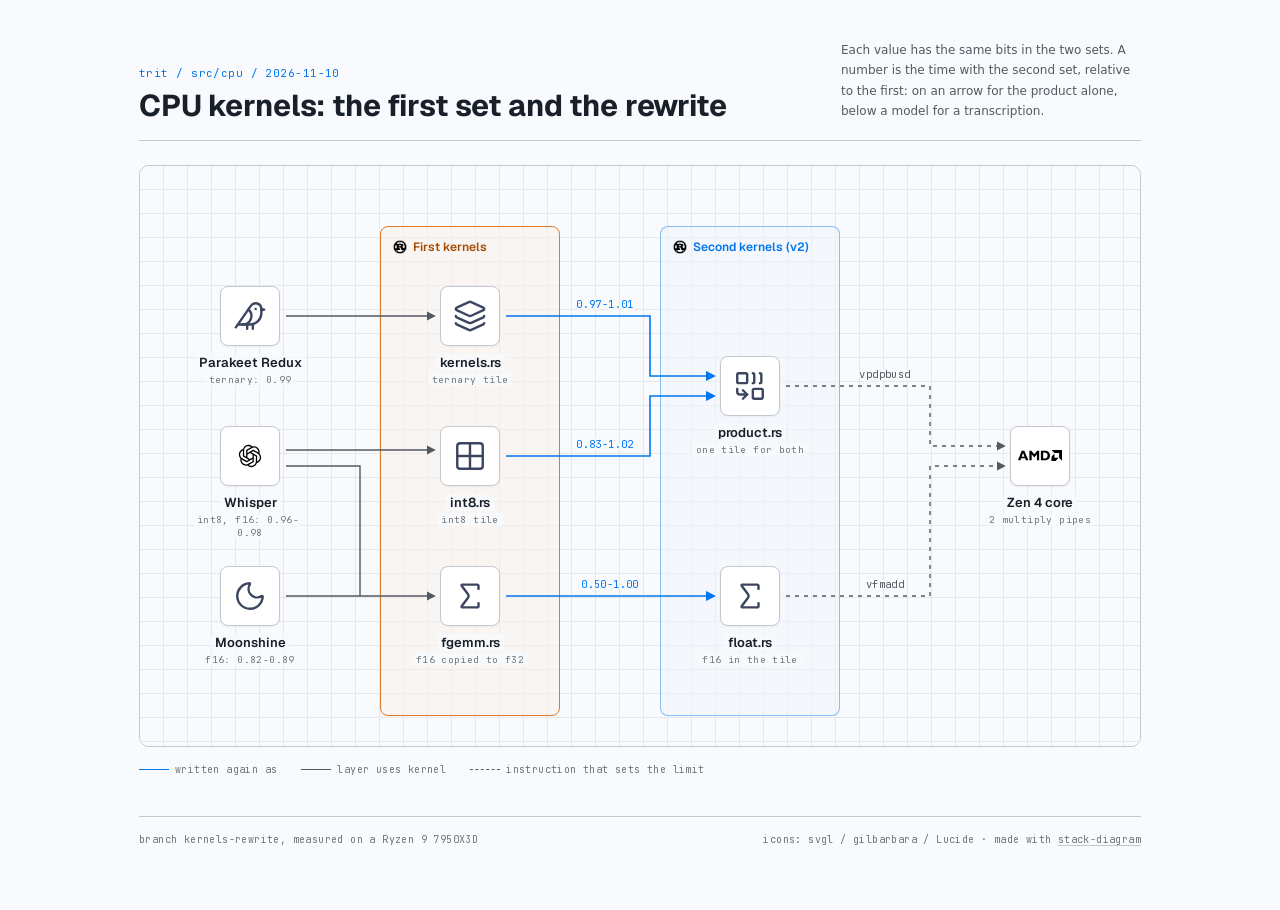
<file: third_party/trit/docs/kernels-v2.html>
<!DOCTYPE html>
<html lang="en"><!-- set lang to the label language, e.g. "ja" for Japanese labels -->
<head>
<meta charset="UTF-8">
<meta name="viewport" content="width=device-width, initial-scale=1.0">
<title>Trit CPU kernels: the first set and the rewrite</title>
<style>
/* engineered-paper theme (cool near-white, one accent, mono labels)
 * All colors/fonts flow through the :root tokens — tweak tokens, not scattered values. */
:root {
  color-scheme: light;
  --color-paper:   oklch(98.5% 0.004 250);
  --color-paper-2: oklch(96.5% 0.005 252);
  --color-rule:    oklch(93% 0.007 255);    /* graph-paper grid */
  --color-rule-2:  oklch(83% 0.011 255);    /* hairline borders */
  --color-muted:   oklch(56% 0.013 255);
  --color-neutral: oklch(46% 0.015 255);    /* neutral edges */
  --color-ink-2:   oklch(34% 0.018 257);
  --color-ink:     oklch(24% 0.020 258);
  --color-accent:  oklch(58% 0.20 256);     /* primary-flow edges, one signal color */
  --color-graphite:oklch(24% 0.018 260);    /* dark tile for white/light logos */
  /* group palette A — warm vendor (e.g. Cloudflare/AWS orange). Retune hue per vendor. */
  --color-g1:      oklch(68% 0.15 55);
  --color-g1-soft: oklch(78% 0.12 55);
  --color-g1-ink:  oklch(52% 0.14 50);
  --color-g1-tint: oklch(96.5% 0.015 60 / .5);
  /* group palette B — accent-family (repo/tooling groups) */
  --color-accent-soft: oklch(58% 0.20 256 / .45);
  --color-accent-tint: oklch(97% 0.012 256 / .5);
  /* JP glyphs: name JP faces explicitly — bare sans-serif fallback on Linux picks Chinese-variant CJK */
  --font-display: "Geist", "Hiragino Sans", "Yu Gothic UI", "Noto Sans CJK JP", "Noto Sans JP", ui-sans-serif, system-ui, sans-serif;
  --font-body: "Hiragino Sans", "Yu Gothic UI", "Noto Sans CJK JP", "Noto Sans JP", ui-sans-serif, system-ui, sans-serif;
  --font-mono: "JetBrains Mono", ui-monospace, "SF Mono", Menlo, monospace;
  --space-xs: 4px; --space-sm: 8px; --space-md: 16px; --space-lg: 24px; --space-xl: 40px; --space-2xl: 64px;
  --radius-card: 10px; --radius-tile: 8px;
  /* translucent veil behind node label text: matches paper on plain canvas, blends into
     group tints instead of punching an off-color rectangle through them */
  --color-veil: oklch(98.5% 0.004 250 / .78);
}
/* Dark variant: set data-theme="dark" on <html>. Tiles stay white — brand logos are drawn
   for light grounds. Everything (arrowheads via context-stroke, legend via border-color)
   follows the tokens, so toggling the attribute is all it takes. */
[data-theme="dark"] {
  color-scheme: dark;
  --color-paper:   oklch(18% 0.012 255);
  --color-paper-2: oklch(22% 0.014 255);
  --color-rule:    oklch(24% 0.013 255);
  --color-rule-2:  oklch(38% 0.018 255);
  --color-muted:   oklch(65% 0.014 255);
  --color-neutral: oklch(72% 0.012 255);
  --color-ink-2:   oklch(85% 0.010 255);
  --color-ink:     oklch(94% 0.008 255);
  --color-accent:  oklch(70% 0.16 256);
  --color-graphite:oklch(31% 0.020 260);
  --color-g1:      oklch(70% 0.14 55);
  --color-g1-soft: oklch(58% 0.11 55);
  --color-g1-ink:  oklch(78% 0.12 55);
  --color-g1-tint: oklch(26% 0.030 60 / .40);
  --color-accent-soft: oklch(70% 0.16 256 / .5);
  --color-accent-tint: oklch(28% 0.045 256 / .35);
  --color-veil: oklch(18% 0.012 255 / .78);
}
@font-face { font-family:"Geist"; font-style:normal; font-weight:100 900; font-display:swap;
  src:url([data-uri]) format("woff2"); }
@font-face { font-family:"JetBrains Mono"; font-style:normal; font-weight:100 800; font-display:swap;
  src:url([data-uri]) format("woff2"); }
/* JetBrains Mono reads cramped at 9.5–11px; open every mono label slightly */
.kicker, .node .role, .el, .legend, .foot { letter-spacing: 0.04em; }
* { margin:0; padding:0; box-sizing:border-box; }
html, body { overflow-x: clip; }
body { background: var(--color-paper); color: var(--color-ink); font-family: var(--font-body); padding: var(--space-xl) var(--space-lg) var(--space-2xl); }
.page { width: fit-content; max-width: 100%; margin: 0 auto; }

.head { display:grid; grid-template-columns: 1fr auto; gap: var(--space-lg); align-items:end;
  padding-bottom: var(--space-md); border-bottom: 1px solid var(--color-rule-2); margin-bottom: var(--space-lg); }
.kicker { font-family: var(--font-mono); font-size: 11px;
  color: var(--color-accent); margin-bottom: var(--space-sm); }
h1 { font-family: var(--font-display); font-weight: 700; font-size: clamp(22px, 4vw, 30px);
  letter-spacing: -0.005em; line-height: 1.2; }
.lede { max-width: 300px; font-size: 12px; line-height: 1.7; color: var(--color-neutral); padding-bottom: 2px; }
@media (max-width: 680px) { .head { grid-template-columns: 1fr; align-items:start; } .lede { max-width:none; } }

.scroller { overflow-x: auto; border: 1px solid var(--color-rule-2); border-radius: var(--radius-card); }
/* CANVAS SIZE: set width/height here AND on svg.edges AND its viewBox — keep the three in sync */
.canvas { position: relative; width: 1000px; height: 580px; background: var(--color-paper);
  background-image:
    linear-gradient(var(--color-rule) 1px, transparent 1px),
    linear-gradient(90deg, var(--color-rule) 1px, transparent 1px);
  background-size: 24px 24px; background-position: -1px -1px; }

.group { position:absolute; border-radius: var(--radius-tile); }
/* group labels are names like node names (display font), written in the brand's own case.
   They sit inside the top-left corner, so the border stays unbroken and needs no mask */
.g-label { position:absolute; top:12px; left:12px; display:flex; align-items:center; gap:6px;
  font-family: var(--font-display); font-size: 12px; font-weight: 600;
  color: var(--color-neutral); white-space: nowrap; }
.g-label img { width: 14px; height: 14px; }
/* group labels sit on the group's tint, not on a white tile: in the dark theme swap in the brand's own
   dark-theme logo (lt/dk pair), or give a mark with black parts a white plate */
.g-label img.dk, .tile img.dk { display:none; }
[data-theme="dark"] .g-label img.lt, [data-theme="dark"] .tile img.lt { display:none; }
[data-theme="dark"] .g-label img.dk, [data-theme="dark"] .tile img.dk { display:block; }
[data-theme="dark"] .g-label img.plate { background:#fff; border-radius:3px; padding:2px; width:18px; height:18px; }
.group.ga { border:1.5px solid var(--color-g1); background: var(--color-g1-tint); }
.group.ga-nested { border:1.5px dashed var(--color-g1-soft); }
.group.gb { border:1.5px solid var(--color-accent-soft); background: var(--color-accent-tint); }
.group.ga > .g-label, .group.ga-nested > .g-label { color: var(--color-g1-ink); }
.group.gb > .g-label { color: var(--color-accent); }
.group.aws { border:1.5px solid var(--color-ink); border-radius:0; }
.group.aws > .g-label { top:-1.5px; left:-1.5px; gap:8px; color: var(--color-ink); }
.group.aws > .g-label img { width:30px; height:30px; }
.group.aws.az > .g-label { top:8px; left:12px; }
.group.aws.region, .group.aws.az { border-color:#00A4A6; border-style:dashed; }
.group.aws.vpc { border-color:#8C4FFF; }
.group.aws.private { border-color:#00A4A6; }
.group.aws.public { border-color:#7AA116; }

.node { position:absolute; width:132px; text-align:center; }
.tile { width:60px; height:60px; margin:0 auto; border-radius: var(--radius-tile);
  background:#fff; border:1px solid var(--color-rule-2); display:grid; place-items:center;
  box-shadow: 0 1px 2px oklch(24% 0.02 258 / 0.05); transition: border-color .15s cubic-bezier(0.16,1,0.3,1); }
.node:hover .tile { border-color: var(--color-accent); }
.tile img { width:34px; height:34px; object-fit:contain; }
.tile.wide img { width:44px; }                       /* wide-aspect logos */
.tile.dark { background: var(--color-graphite); border-color: var(--color-graphite); }  /* white/light logos */
.tile.bare { background:none; border:none; box-shadow:none; }
.tile.bare img { width:60px; height:60px; }
.tile.bare.res img { width:44px; height:44px; }
.node .name { font-family: var(--font-display); font-weight:600; font-size:13px; margin-top: var(--space-sm); letter-spacing:0; }
.node .role { font-family: var(--font-mono); font-size:9.5px; color: var(--color-muted); margin-top:2px; }
/* veil behind label spans: crossing edges/grid fade behind text; translucent so it
   blends into group tints (a solid paper rectangle looks pasted-on inside tinted groups) */
.node .name span, .node .role span { background: var(--color-veil); backdrop-filter: blur(1.5px);
  padding: 0 var(--space-xs); border-radius: 3px; -webkit-box-decoration-break: clone; box-decoration-break: clone; }

svg.edges { position:absolute; inset:0; width:1000px; height:580px; pointer-events:none; }
.e  { stroke: var(--color-accent); stroke-width:1.6; fill:none; }   /* primary flow */
.n  { stroke: var(--color-neutral); stroke-width:1.4; fill:none; }  /* internal */
path.aws { stroke: var(--color-ink); stroke-width:1.6; fill:none; }
.dash { stroke-dasharray:4 5; }                                     /* dev / deploy */
.el { font-family: var(--font-mono); font-size:10.5px; fill: var(--color-neutral);
  paint-order: stroke; stroke: var(--color-paper); stroke-width:4px; stroke-linejoin:round; }  /* halo */
.el.a { fill: var(--color-accent); }

.legend { display:flex; gap: var(--space-lg); align-items:center; margin-top: var(--space-md);
  font-family: var(--font-mono); font-size:10px; color: var(--color-muted); flex-wrap:wrap; }
.legend .sw { display:inline-block; width:30px; vertical-align:middle; margin-right:6px;
  border-top:1.6px solid var(--color-accent); }
.legend .sw.n { border-color: var(--color-neutral); border-top-width:1.4px; }
.legend .sw.dash { border-top-style: dashed; }

.foot { margin-top: var(--space-xl); padding-top: var(--space-md); border-top: 1px solid var(--color-rule-2);
  display:flex; justify-content:space-between; gap: var(--space-md); flex-wrap:wrap;
  font-family: var(--font-mono); font-size:10px; color: var(--color-muted); }
.foot a { color: inherit; text-decoration-color: var(--color-rule-2); text-underline-offset: 2px; }
.foot a:hover { color: var(--color-accent); }
</style>
</head>
<body>
<div class="page">

  <header class="head">
    <div>
      <div class="kicker">trit / src/cpu / 2026-11-10</div>
      <h1>CPU kernels: the first set and the rewrite</h1>
    </div>
    <p class="lede">Each value has the same bits in the two sets. A number is the time with the second set, relative to the first: on an arrow for the product alone, below a model for a transcription.</p>
  </header>

  <div class="scroller">
  <div class="canvas">

    <!-- GROUPS ============================================================ -->
    <div class="group ga" style="left:240px; top:60px; width:180px; height:490px;">
      <div class="g-label"><img class="lt" src="[data-uri]" alt=""><img class="dk" src="[data-uri]" alt="">First kernels</div>
    </div>
    <div class="group gb" style="left:520px; top:60px; width:180px; height:490px;">
      <div class="g-label"><img class="lt" src="[data-uri]" alt=""><img class="dk" src="[data-uri]" alt="">Second kernels (v2)</div>
    </div>

    <!-- EDGES ============================================================= -->
    <svg class="edges" viewBox="0 0 1000 580" aria-hidden="true">
      <defs>
        <marker id="ar" viewBox="0 0 10 10" refX="8" refY="5" markerWidth="6.5" markerHeight="6.5" orient="auto-start-reverse">
          <path d="M0 0 L10 5 L0 10 z" fill="context-stroke"/>
        </marker>
      </defs>
      <!-- the layers of a model use a first kernel; Whisper uses two -->
      <path class="n" d="M146 150 H294" marker-end="url(#ar)"/>
      <path class="n" d="M146 284 H294" marker-end="url(#ar)"/>
      <path class="n" d="M146 300 H220 V430"/>
      <path class="n" d="M146 430 H294" marker-end="url(#ar)"/>
      <!-- each first kernel, written again -->
      <path class="e" d="M366 150 H510 V210 H574" marker-end="url(#ar)"/>
      <text class="el a" x="465" y="142" text-anchor="middle">0.97-1.01</text>
      <path class="e" d="M366 290 H510 V230 H574" marker-end="url(#ar)"/>
      <text class="el a" x="465" y="282" text-anchor="middle">0.83-1.02</text>
      <path class="e" d="M366 430 H574" marker-end="url(#ar)"/>
      <text class="el a" x="470" y="422" text-anchor="middle">0.50-1.00</text>
      <!-- the instruction that sets the limit -->
      <path class="n dash" d="M646 220 H790 V280 H864" marker-end="url(#ar)"/>
      <text class="el" x="745" y="212" text-anchor="middle">vpdpbusd</text>
      <path class="n dash" d="M646 430 H790 V300 H864" marker-end="url(#ar)"/>
      <text class="el" x="745" y="422" text-anchor="middle">vfmadd</text>
    </svg>

    <!-- NODES ============================================================= -->
    <div class="node" style="left:44px;top:120px">
      <div class="tile"><img src="[data-uri]" alt=""></div>
      <div class="name"><span>Parakeet Redux</span></div><div class="role"><span>ternary: 0.99</span></div>
    </div>
    <div class="node" style="left:44px;top:260px">
      <div class="tile"><img src="[data-uri]" alt=""></div>
      <div class="name"><span>Whisper</span></div><div class="role"><span>int8, f16: 0.96-0.98</span></div>
    </div>
    <div class="node" style="left:44px;top:400px">
      <div class="tile"><img src="[data-uri]" alt=""></div>
      <div class="name"><span>Moonshine</span></div><div class="role"><span>f16: 0.82-0.89</span></div>
    </div>
    <div class="node" style="left:264px;top:120px">
      <div class="tile"><img src="[data-uri]" alt=""></div>
      <div class="name"><span>kernels.rs</span></div><div class="role"><span>ternary tile</span></div>
    </div>
    <div class="node" style="left:264px;top:260px">
      <div class="tile"><img src="[data-uri]" alt=""></div>
      <div class="name"><span>int8.rs</span></div><div class="role"><span>int8 tile</span></div>
    </div>
    <div class="node" style="left:264px;top:400px">
      <div class="tile"><img src="[data-uri]" alt=""></div>
      <div class="name"><span>fgemm.rs</span></div><div class="role"><span>f16 copied to f32</span></div>
    </div>
    <div class="node" style="left:544px;top:190px">
      <div class="tile"><img src="[data-uri]" alt=""></div>
      <div class="name"><span>product.rs</span></div><div class="role"><span>one tile for both</span></div>
    </div>
    <div class="node" style="left:544px;top:400px">
      <div class="tile"><img src="[data-uri]" alt=""></div>
      <div class="name"><span>float.rs</span></div><div class="role"><span>f16 in the tile</span></div>
    </div>
    <div class="node" style="left:834px;top:260px">
      <div class="tile wide"><img src="[data-uri]" alt=""></div>
      <div class="name"><span>Zen 4 core</span></div><div class="role"><span>2 multiply pipes</span></div>
    </div>

  </div>
  </div>

  <div class="legend">
    <span><span class="sw"></span>written again as</span>
    <span><span class="sw n"></span>layer uses kernel</span>
    <span><span class="sw n dash"></span>instruction that sets the limit</span>
  </div>

  <div class="foot">
    <span>branch kernels-rewrite, measured on a Ryzen 9 7950X3D</span>
    <span>icons: svgl / gilbarbara / Lucide · made with <a href="https://github.com/caru-ini/stack-diagram" target="_blank" rel="noopener">stack-diagram</a></span>
  </div>

</div>
</body>
</html>
</file>
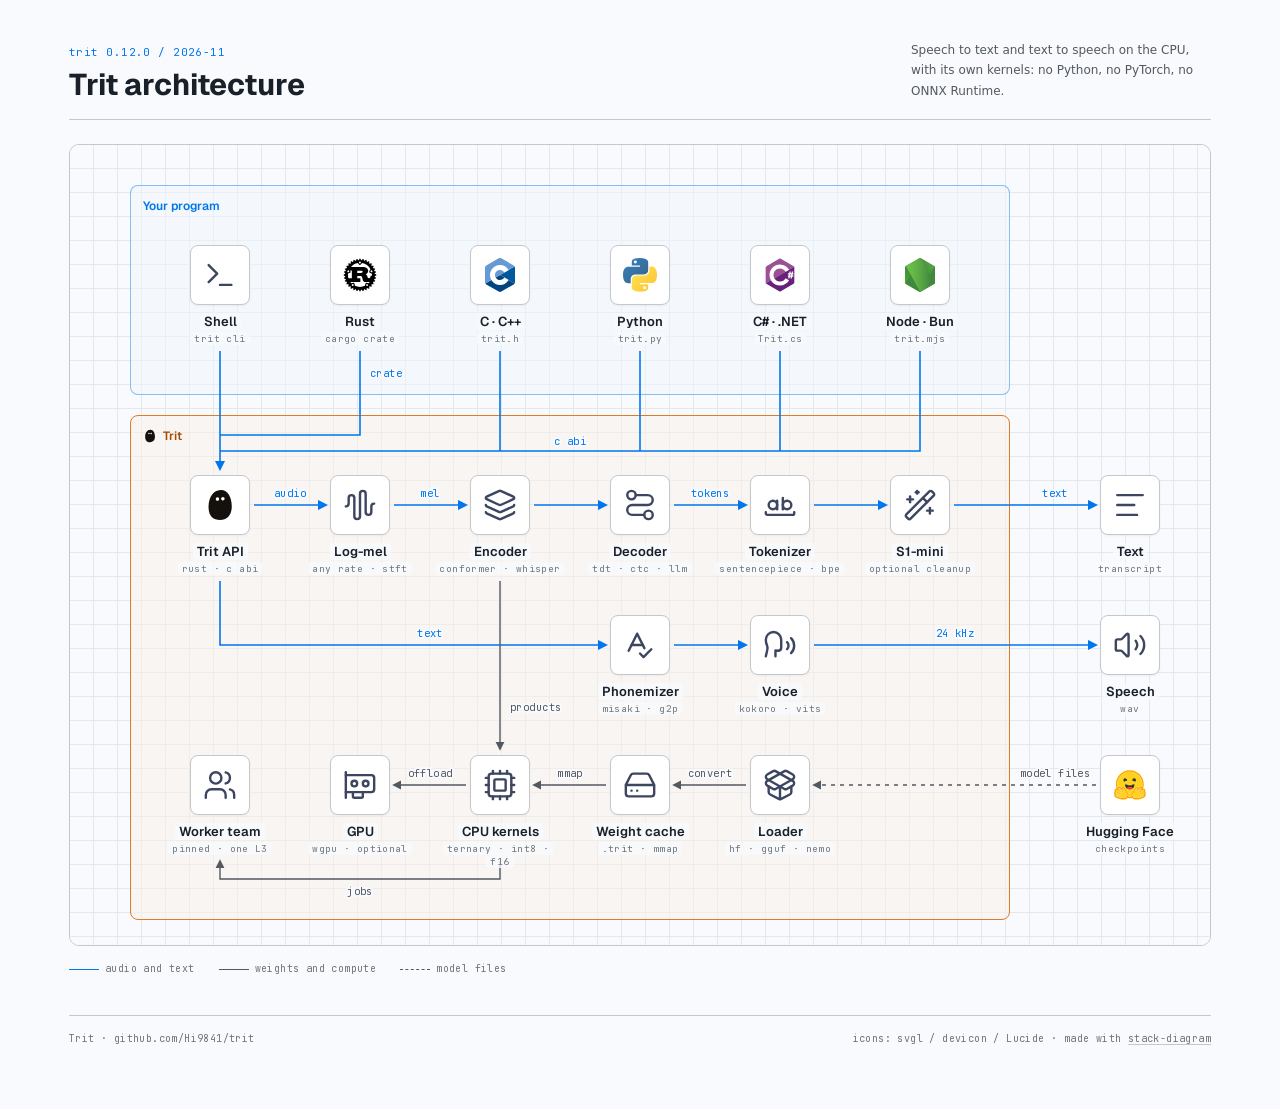
<file: third_party/trit/docs/images/architecture.html>
<!DOCTYPE html>
<html lang="en">
<head>
<meta charset="UTF-8">
<meta name="viewport" content="width=device-width, initial-scale=1.0">
<title>Trit architecture</title>
<style>
:root {
  color-scheme: light;
  --color-paper:   oklch(98.5% 0.004 250);
  --color-paper-2: oklch(96.5% 0.005 252);
  --color-rule:    oklch(93% 0.007 255);
  --color-rule-2:  oklch(83% 0.011 255);
  --color-muted:   oklch(56% 0.013 255);
  --color-neutral: oklch(46% 0.015 255);
  --color-ink-2:   oklch(34% 0.018 257);
  --color-ink:     oklch(24% 0.020 258);
  --color-accent:  oklch(58% 0.20 256);
  --color-g1:      oklch(68% 0.15 55);
  --color-g1-ink:  oklch(52% 0.14 50);
  --color-g1-tint: oklch(96.5% 0.015 60 / .5);
  --color-accent-soft: oklch(58% 0.20 256 / .45);
  --color-accent-tint: oklch(97% 0.012 256 / .5);
  --font-display: "Geist", "Hiragino Sans", "Yu Gothic UI", "Noto Sans CJK JP", "Noto Sans JP", ui-sans-serif, system-ui, sans-serif;
  --font-body: "Hiragino Sans", "Yu Gothic UI", "Noto Sans CJK JP", "Noto Sans JP", ui-sans-serif, system-ui, sans-serif;
  --font-mono: "JetBrains Mono", ui-monospace, "SF Mono", Menlo, monospace;
  --space-xs: 4px; --space-sm: 8px; --space-md: 16px; --space-lg: 24px; --space-xl: 40px; --space-2xl: 64px;
  --radius-card: 10px; --radius-tile: 8px;
  --color-veil: oklch(98.5% 0.004 250 / .78);
}
[data-theme="dark"] {
  color-scheme: dark;
  --color-paper:   oklch(18% 0.012 255);
  --color-paper-2: oklch(22% 0.014 255);
  --color-rule:    oklch(24% 0.013 255);
  --color-rule-2:  oklch(38% 0.018 255);
  --color-muted:   oklch(65% 0.014 255);
  --color-neutral: oklch(72% 0.012 255);
  --color-ink-2:   oklch(85% 0.010 255);
  --color-ink:     oklch(94% 0.008 255);
  --color-accent:  oklch(70% 0.16 256);
  --color-g1:      oklch(70% 0.14 55);
  --color-g1-ink:  oklch(78% 0.12 55);
  --color-g1-tint: oklch(26% 0.030 60 / .40);
  --color-accent-soft: oklch(70% 0.16 256 / .5);
  --color-accent-tint: oklch(28% 0.045 256 / .35);
  --color-veil: oklch(18% 0.012 255 / .78);
}
@font-face { font-family:"Geist"; font-style:normal; font-weight:100 900; font-display:swap;
  src:url([data-uri]) format("woff2"); }
@font-face { font-family:"JetBrains Mono"; font-style:normal; font-weight:100 800; font-display:swap;
  src:url([data-uri]) format("woff2"); }
.kicker, .node .role, .el, .legend, .foot { letter-spacing: 0.04em; }
* { margin:0; padding:0; box-sizing:border-box; }
html, body { overflow-x: clip; }
body { background: var(--color-paper); color: var(--color-ink); font-family: var(--font-body); padding: var(--space-xl) var(--space-lg) var(--space-2xl); }
.page { width: fit-content; max-width: 100%; margin: 0 auto; }

.head { display:grid; grid-template-columns: 1fr auto; gap: var(--space-lg); align-items:end;
  padding-bottom: var(--space-md); border-bottom: 1px solid var(--color-rule-2); margin-bottom: var(--space-lg); }
.kicker { font-family: var(--font-mono); font-size: 11px;
  color: var(--color-accent); margin-bottom: var(--space-sm); }
h1 { font-family: var(--font-display); font-weight: 700; font-size: clamp(22px, 4vw, 30px);
  letter-spacing: -0.005em; line-height: 1.2; }
.lede { max-width: 300px; font-size: 12px; line-height: 1.7; color: var(--color-neutral); padding-bottom: 2px; }
@media (max-width: 680px) { .head { grid-template-columns: 1fr; align-items:start; } .lede { max-width:none; } }

.scroller { overflow-x: auto; border: 1px solid var(--color-rule-2); border-radius: var(--radius-card); }
.canvas { position: relative; width: 1140px; height: 800px; background: var(--color-paper);
  background-image:
    linear-gradient(var(--color-rule) 1px, transparent 1px),
    linear-gradient(90deg, var(--color-rule) 1px, transparent 1px);
  background-size: 24px 24px; background-position: -1px -1px; }

.group { position:absolute; border-radius: var(--radius-tile); }
.g-label { position:absolute; top:12px; left:12px; display:flex; align-items:center; gap:6px;
  font-family: var(--font-display); font-size: 12px; font-weight: 600;
  color: var(--color-neutral); white-space: nowrap; }
.g-label img { width: 14px; height: 14px; }
[data-theme="dark"] .g-label img.plate { background:#fff; border-radius:3px; padding:2px; width:18px; height:18px; }
.group.ga { border:1.5px solid var(--color-g1); background: var(--color-g1-tint); }
.group.gb { border:1.5px solid var(--color-accent-soft); background: var(--color-accent-tint); }
.group.ga > .g-label { color: var(--color-g1-ink); }
.group.gb > .g-label { color: var(--color-accent); }

.node { position:absolute; width:132px; text-align:center; }
.tile { width:60px; height:60px; margin:0 auto; border-radius: var(--radius-tile);
  background:#fff; border:1px solid var(--color-rule-2); display:grid; place-items:center;
  box-shadow: 0 1px 2px oklch(24% 0.02 258 / 0.05); transition: border-color .15s cubic-bezier(0.16,1,0.3,1); }
.node:hover .tile { border-color: var(--color-accent); }
.tile img { width:34px; height:34px; object-fit:contain; }
.node .name { font-family: var(--font-display); font-weight:600; font-size:13px; margin-top: var(--space-sm); letter-spacing:0; }
.node .role { font-family: var(--font-mono); font-size:9.5px; color: var(--color-muted); margin-top:2px; }
.node .name span, .node .role span { background: var(--color-veil); backdrop-filter: blur(1.5px);
  padding: 0 var(--space-xs); border-radius: 3px; -webkit-box-decoration-break: clone; box-decoration-break: clone; }

svg.edges { position:absolute; inset:0; width:1140px; height:800px; pointer-events:none; }
.e  { stroke: var(--color-accent); stroke-width:1.6; fill:none; }
.n  { stroke: var(--color-neutral); stroke-width:1.4; fill:none; }
.dash { stroke-dasharray:4 5; }
.el { font-family: var(--font-mono); font-size:10.5px; fill: var(--color-neutral);
  paint-order: stroke; stroke: var(--color-paper); stroke-width:4px; stroke-linejoin:round; }
.el.a { fill: var(--color-accent); }

.legend { display:flex; gap: var(--space-lg); align-items:center; margin-top: var(--space-md);
  font-family: var(--font-mono); font-size:10px; color: var(--color-muted); flex-wrap:wrap; }
.legend .sw { display:inline-block; width:30px; vertical-align:middle; margin-right:6px;
  border-top:1.6px solid var(--color-accent); }
.legend .sw.n { border-color: var(--color-neutral); border-top-width:1.4px; }
.legend .sw.dash { border-top-style: dashed; }

.foot { margin-top: var(--space-xl); padding-top: var(--space-md); border-top: 1px solid var(--color-rule-2);
  display:flex; justify-content:space-between; gap: var(--space-md); flex-wrap:wrap;
  font-family: var(--font-mono); font-size:10px; color: var(--color-muted); }
.foot a { color: inherit; text-decoration-color: var(--color-rule-2); text-underline-offset: 2px; }
.foot a:hover { color: var(--color-accent); }
</style>
</head>
<body>
<div class="page">

  <header class="head">
    <div>
      <div class="kicker">trit 0.12.0 / 2026-11</div>
      <h1>Trit architecture</h1>
    </div>
    <p class="lede">Speech to text and text to speech on the CPU, with its own kernels: no Python, no PyTorch, no ONNX Runtime.</p>
  </header>

  <div class="scroller">
  <div class="canvas">

    <div class="group gb" style="left:60px; top:40px; width:880px; height:210px;">
      <div class="g-label">Your program</div>
    </div>
    <div class="group ga" style="left:60px; top:270px; width:880px; height:505px;">
      <div class="g-label"><img class="plate" src="[data-uri]" alt="">Trit</div>
    </div>

    <svg class="edges" viewBox="0 0 1140 800" aria-hidden="true">
      <defs>
        <marker id="ar" viewBox="0 0 10 10" refX="8" refY="5" markerWidth="6.5" markerHeight="6.5" orient="auto-start-reverse">
          <path d="M0 0 L10 5 L0 10 z" fill="context-stroke"/>
        </marker>
      </defs>
      <path class="e" d="M150 206 V324" marker-end="url(#ar)"/>
      <path class="e" d="M290 206 V290 H150"/>
      <text class="el a" x="300" y="232" text-anchor="start">crate</text>
      <path class="e" d="M430 206 V306"/>
      <path class="e" d="M570 206 V306"/>
      <path class="e" d="M710 206 V306"/>
      <path class="e" d="M850 206 V306 H150"/>
      <text class="el a" x="500" y="300" text-anchor="middle">c abi</text>
      <path class="e" d="M184 360 H256" marker-end="url(#ar)"/>
      <text class="el a" x="220" y="352" text-anchor="middle">audio</text>
      <path class="e" d="M324 360 H396" marker-end="url(#ar)"/>
      <text class="el a" x="360" y="352" text-anchor="middle">mel</text>
      <path class="e" d="M464 360 H536" marker-end="url(#ar)"/>
      <path class="e" d="M604 360 H676" marker-end="url(#ar)"/>
      <text class="el a" x="640" y="352" text-anchor="middle">tokens</text>
      <path class="e" d="M744 360 H816" marker-end="url(#ar)"/>
      <path class="e" d="M884 360 H1026" marker-end="url(#ar)"/>
      <text class="el a" x="985" y="352" text-anchor="middle">text</text>
      <path class="e" d="M150 436 V500 H536" marker-end="url(#ar)"/>
      <text class="el a" x="360" y="492" text-anchor="middle">text</text>
      <path class="e" d="M604 500 H676" marker-end="url(#ar)"/>
      <path class="e" d="M744 500 H1026" marker-end="url(#ar)"/>
      <text class="el a" x="885" y="492" text-anchor="middle">24 kHz</text>
      <path class="n" d="M430 436 V604" marker-end="url(#ar)"/>
      <text class="el" x="440" y="566" text-anchor="start">products</text>
      <path class="n" d="M396 640 H324" marker-end="url(#ar)"/>
      <text class="el" x="360" y="632" text-anchor="middle">offload</text>
      <path class="n" d="M536 640 H464" marker-end="url(#ar)"/>
      <text class="el" x="500" y="632" text-anchor="middle">mmap</text>
      <path class="n" d="M676 640 H604" marker-end="url(#ar)"/>
      <text class="el" x="640" y="632" text-anchor="middle">convert</text>
      <path class="n dash" d="M1026 640 H744" marker-end="url(#ar)"/>
      <text class="el" x="985" y="632" text-anchor="middle">model files</text>
      <path class="n" d="M430 716 V734 H150 V716" marker-end="url(#ar)"/>
      <text class="el" x="290" y="750" text-anchor="middle">jobs</text>
    </svg>

    <div class="node" style="left:84px;top:100px">
      <div class="tile"><img src="[data-uri]" alt=""></div>
      <div class="name"><span>Shell</span></div><div class="role"><span>trit cli</span></div>
    </div>
    <div class="node" style="left:224px;top:100px">
      <div class="tile"><img src="[data-uri]" alt=""></div>
      <div class="name"><span>Rust</span></div><div class="role"><span>cargo crate</span></div>
    </div>
    <div class="node" style="left:364px;top:100px">
      <div class="tile"><img src="[data-uri]" alt=""></div>
      <div class="name"><span>C · C++</span></div><div class="role"><span>trit.h</span></div>
    </div>
    <div class="node" style="left:504px;top:100px">
      <div class="tile"><img src="[data-uri]" alt=""></div>
      <div class="name"><span>Python</span></div><div class="role"><span>trit.py</span></div>
    </div>
    <div class="node" style="left:644px;top:100px">
      <div class="tile"><img src="[data-uri]" alt=""></div>
      <div class="name"><span>C# · .NET</span></div><div class="role"><span>Trit.cs</span></div>
    </div>
    <div class="node" style="left:784px;top:100px">
      <div class="tile"><img src="[data-uri]" alt=""></div>
      <div class="name"><span>Node · Bun</span></div><div class="role"><span>trit.mjs</span></div>
    </div>
    <div class="node" style="left:84px;top:330px">
      <div class="tile"><img src="[data-uri]" alt=""></div>
      <div class="name"><span>Trit API</span></div><div class="role"><span>rust · c abi</span></div>
    </div>
    <div class="node" style="left:224px;top:330px">
      <div class="tile"><img src="[data-uri]" alt=""></div>
      <div class="name"><span>Log-mel</span></div><div class="role"><span>any rate · stft</span></div>
    </div>
    <div class="node" style="left:364px;top:330px">
      <div class="tile"><img src="[data-uri]" alt=""></div>
      <div class="name"><span>Encoder</span></div><div class="role"><span>conformer · whisper</span></div>
    </div>
    <div class="node" style="left:504px;top:330px">
      <div class="tile"><img src="[data-uri]" alt=""></div>
      <div class="name"><span>Decoder</span></div><div class="role"><span>tdt · ctc · llm</span></div>
    </div>
    <div class="node" style="left:644px;top:330px">
      <div class="tile"><img src="[data-uri]" alt=""></div>
      <div class="name"><span>Tokenizer</span></div><div class="role"><span>sentencepiece · bpe</span></div>
    </div>
    <div class="node" style="left:784px;top:330px">
      <div class="tile"><img src="[data-uri]" alt=""></div>
      <div class="name"><span>S1-mini</span></div><div class="role"><span>optional cleanup</span></div>
    </div>
    <div class="node" style="left:994px;top:330px">
      <div class="tile"><img src="[data-uri]" alt=""></div>
      <div class="name"><span>Text</span></div><div class="role"><span>transcript</span></div>
    </div>
    <div class="node" style="left:504px;top:470px">
      <div class="tile"><img src="[data-uri]" alt=""></div>
      <div class="name"><span>Phonemizer</span></div><div class="role"><span>misaki · g2p</span></div>
    </div>
    <div class="node" style="left:644px;top:470px">
      <div class="tile"><img src="[data-uri]" alt=""></div>
      <div class="name"><span>Voice</span></div><div class="role"><span>kokoro · vits</span></div>
    </div>
    <div class="node" style="left:994px;top:470px">
      <div class="tile"><img src="[data-uri]" alt=""></div>
      <div class="name"><span>Speech</span></div><div class="role"><span>wav</span></div>
    </div>
    <div class="node" style="left:84px;top:610px">
      <div class="tile"><img src="[data-uri]" alt=""></div>
      <div class="name"><span>Worker team</span></div><div class="role"><span>pinned · one L3</span></div>
    </div>
    <div class="node" style="left:224px;top:610px">
      <div class="tile"><img src="[data-uri]" alt=""></div>
      <div class="name"><span>GPU</span></div><div class="role"><span>wgpu · optional</span></div>
    </div>
    <div class="node" style="left:364px;top:610px">
      <div class="tile"><img src="[data-uri]" alt=""></div>
      <div class="name"><span>CPU kernels</span></div><div class="role"><span>ternary · int8 · f16</span></div>
    </div>
    <div class="node" style="left:504px;top:610px">
      <div class="tile"><img src="[data-uri]" alt=""></div>
      <div class="name"><span>Weight cache</span></div><div class="role"><span>.trit · mmap</span></div>
    </div>
    <div class="node" style="left:644px;top:610px">
      <div class="tile"><img src="[data-uri]" alt=""></div>
      <div class="name"><span>Loader</span></div><div class="role"><span>hf · gguf · nemo</span></div>
    </div>
    <div class="node" style="left:994px;top:610px">
      <div class="tile"><img src="[data-uri]" alt=""></div>
      <div class="name"><span>Hugging Face</span></div><div class="role"><span>checkpoints</span></div>
    </div>

  </div>
  </div>

  <div class="legend">
    <span><span class="sw"></span>audio and text</span>
    <span><span class="sw n"></span>weights and compute</span>
    <span><span class="sw n dash"></span>model files</span>
  </div>

  <div class="foot">
    <span>Trit · github.com/Hi9841/trit</span>
    <span>icons: svgl / devicon / Lucide · made with <a href="https://github.com/caru-ini/stack-diagram" target="_blank" rel="noopener">stack-diagram</a></span>
  </div>

</div>
</body>
</html>
</file>
<file: site/styles.css>
﻿@font-face{font-family:Figtree;src:url('assets/tdt-page/fonts/figtree/Figtree-variable.ttf') format('truetype');font-weight:300 900;font-style:normal;font-display:swap}
@font-face{font-family:Figtree;src:url('assets/tdt-page/fonts/figtree/Figtree-Italic-variable.ttf') format('truetype');font-weight:300 900;font-style:italic;font-display:swap}
@font-face{font-family:'Cormorant Garamond';src:url('assets/tdt-page/fonts/cormorant-garamond/cormorant-500-normal.ttf') format('truetype');font-weight:500;font-style:normal;font-display:swap}
@font-face{font-family:'Cormorant Garamond';src:url('assets/tdt-page/fonts/cormorant-garamond/cormorant-600-normal.ttf') format('truetype');font-weight:600;font-style:normal;font-display:swap}
:root{--ease-out:cubic-bezier(.23,1,.32,1);--canvas:#F8F5FF;--surface:#FEFDFF;--surface-alt:#EEE8FA;--text:#131017;--muted:#4E4B54;--divider:#D9D5E3;--control-border:#6A6771;--accent:#3E8FB0;--accent-hover:#297D9D;--on-accent:#000;--accent-text:#004961;--focus:#046786;--dark-canvas:#0A0B0F;--dark-surface:#0E0F13;--dark-alt:#1C1E23;--dark-text:#EFF0F2;--dark-muted:#C6C8CC;--dark-divider:#404248;--dark-accent:#987CF2;--pad:clamp(20px,4vw,80px);--max:1400px;--ease:cubic-bezier(.22,1,.36,1)}
*{box-sizing:border-box}body{margin:0;background:var(--canvas);color:var(--text);font:400 18px/1.5 Figtree,sans-serif}h1,h2,h3,p,figure,dl,dd{margin:0}img{display:block;max-inline-size:100%}a{color:inherit;text-decoration:none}button,summary,a{-webkit-tap-highlight-color:transparent}a,summary{touch-action:manipulation}section{scroll-margin-block-start:24px}section:focus{outline:none}section:focus-visible{outline:3px solid var(--focus);outline-offset:-3px}:focus-visible{outline:3px solid var(--focus);outline-offset:5px}h2,h3{line-height:1.1;font-weight:500}p{max-inline-size:60ch}.content{max-inline-size:var(--max);margin-inline:auto}.eyebrow{text-transform:uppercase;letter-spacing:.15em;font-size:13px;color:var(--muted)}.button{display:inline-flex;align-items:center;justify-content:center;gap:20px;min-block-size:52px;padding:14px 24px;border-radius:100px;background:var(--accent);color:var(--on-accent);font-weight:600;line-height:1.2;transition:background-color 160ms var(--ease-out),color 160ms var(--ease-out),transform 160ms var(--ease-out)}.arrow{display:inline-block;font-size:25px;transition:transform 180ms var(--ease-out)}.button:active{background:var(--accent-hover);transform:scale(.97)}.button:focus-visible{background:var(--accent-hover)}.skip-link{position:fixed;inset-block-start:8px;inset-inline-start:8px;padding:12px 20px;min-block-size:44px;background:var(--surface);z-index:100;transform:translateY(-160%)}.skip-link:focus{transform:none}.visually-hidden{position:absolute;inline-size:1px;block-size:1px;padding:0;margin:-1px;overflow:hidden;clip-path:inset(50%);white-space:nowrap;border:0}
.hero{position:relative;min-block-size:680px;aspect-ratio:301/209;isolation:isolate;overflow:hidden}.hero-picture{position:absolute;inset:0;z-index:-1}.hero-picture img{inline-size:100%;block-size:100%;object-fit:cover}.site-nav{position:absolute;inset-block-start:4%;inset-inline-start:22%;inline-size:56%;min-inline-size:720px;display:flex;align-items:center;justify-content:space-between;gap:24px;padding:8px 10px 8px 20px;background:var(--surface);border-radius:100px;z-index:10}.identity{display:flex;align-items:center;gap:10px;min-block-size:44px;font-size:24px;font-weight:700;letter-spacing:.04em}.identity img{inline-size:40px;block-size:40px;border-radius:10px}.desktop-nav{display:flex;align-items:center;gap:16px}.desktop-nav>a:not(.button){display:flex;align-items:center;min-block-size:44px;padding-inline:8px;font-size:15px;transition:color 160ms var(--ease-out)}.desktop-nav .button{font-size:15px;gap:12px;padding-inline:20px}.mobile-nav{display:none}.hero-description{position:absolute;inset-inline-start:8%;inset-block-start:35%;padding:16px 20px;background:var(--canvas);font-size:clamp(17px,1.6vw,24px);line-height:1.35}.hero-bottom{position:absolute;inset-inline:18% 3%;inset-block-end:3%;display:flex;flex-direction:column;align-items:flex-end;gap:12px}.hero h1{inline-size:100%;font-family:'Cormorant Garamond',serif;font-weight:500;font-size:clamp(90px,12.5vw,205px);line-height:1.06;letter-spacing:-.035em;white-space:nowrap;background:var(--canvas);padding:0 .06em .045em}.hero-action{min-block-size:52px}

@font-face{font-family:'Cormorant Garamond';src:url('assets/tdt-page/fonts/cormorant-garamond/cormorant-500-italic.ttf') format('truetype');font-weight:500;font-style:italic;font-display:swap}
body{font-synthesis:none}h4{margin:0;font-size:22px;font-weight:500}.purpose{position:relative;display:grid;grid-template-columns:20% 1fr;column-gap:7%;min-height:49vw;padding:4% 3% 6%;text-align:left}.purpose>.eyebrow{grid-column:1;grid-row:1}.purpose h2{grid-column:2;grid-row:1/3;align-self:center;font-size:clamp(32px,2.55vw,43px);line-height:1.2;letter-spacing:-.025em;text-indent:7vw;max-width:32ch}.purpose-points{grid-column:1;display:grid;gap:48px;margin-top:24px}.purpose h3{font-size:18px;margin-bottom:8px}.purpose-points p{font-size:16px;color:var(--muted)}
.preview{background:var(--dark-canvas);color:var(--dark-text);padding:48px 2% 32px}.preview-heading{text-align:center;margin:0 auto 48px}.preview .eyebrow,.illustration-label{color:var(--dark-muted)}.preview-heading h2{font:500 clamp(44px,4vw,68px)/1 'Cormorant Garamond',serif;letter-spacing:-.025em;margin:24px auto 18px}.preview-heading p{max-width:none}.illustration-label{font-size:14px}.workflow-grid{display:grid;grid-template-columns:1fr 1fr;gap:2vw}.workflow-card{min-width:0;background:var(--dark-alt);border-radius:28px;padding:10px;overflow:hidden;display:flex;flex-direction:column}.workflow-visual{background:var(--dark-surface);border-radius:20px;padding:clamp(24px,3vw,48px);aspect-ratio:139/100;display:flex;align-items:center;overflow:clip}.workflow-visual>div{width:100%}.panel-label{font-size:12px;letter-spacing:.13em;text-transform:uppercase;color:var(--dark-muted)}.workflow-visual h3{font-size:clamp(28px,2.5vw,40px);letter-spacing:-.03em;margin:20px 0 28px}.workflow-visual dl{display:grid;grid-template-columns:1fr 1fr;gap:20px;padding-block:20px;border-block:1px solid var(--dark-divider)}.workflow-visual dt{font-size:14px;color:var(--dark-muted);margin-bottom:8px}.workflow-visual dd{font-size:20px}kbd{font:500 1em Figtree,sans-serif;white-space:nowrap}.workflow-visual kbd,.paste-note strong{color:var(--dark-accent)}.setup-instruction{margin-top:24px;font-size:18px}.panel-note,.paste-note p{font-size:15px;color:var(--dark-muted)}.paste-note{margin-top:24px;padding-top:20px;border-top:1px solid var(--dark-divider)}.paste-note p{margin-top:8px}.workflow-caption{background:var(--accent);color:#000;padding:28px 24px;border-radius:0 0 20px 20px;flex:1}.workflow-caption h3{font:600 34px/1.1 'Cormorant Garamond',serif;margin-bottom:12px}.workflow-caption p{font-size:17px}.transcription-step{padding-block:18px;border-top:1px solid var(--dark-divider)}.transcription-step h4{color:var(--dark-accent);margin-bottom:8px}.transcription-step p{font-size:17px;color:var(--dark-muted)}.example{margin-top:16px;font-size:22px}.example span{display:block;font-size:13px;color:var(--dark-muted);margin-bottom:8px}
.uses{padding:80px 5% 64px}.uses-heading{display:flex;justify-content:space-between;align-items:end;margin:0 2% 48px;gap:32px}.uses-heading h2{font-size:clamp(44px,5vw,76px);font-weight:700;letter-spacing:-.045em;line-height:1.04;margin-top:20px}.uses-heading>p{max-width:28ch}.uses-grid{display:grid;grid-template-columns:2fr 1fr 1fr;grid-template-rows:auto minmax(220px,1fr);gap:14px}.use-story{position:relative;overflow:hidden;border:1px solid var(--control-border);border-radius:24px;min-width:0}.notes-story{grid-column:1;grid-row:1/3;aspect-ratio:87/100}.reply-story{grid-column:2/4;grid-row:1;aspect-ratio:161/100}.story-photo{display:block;width:100%;height:100%}.story-photo img{width:100%;height:100%;object-fit:cover;object-position:center top}.use-story figcaption{position:absolute;bottom:0;left:0;right:0;background:var(--accent);color:#000;padding:22px 24px}.use-story h3{font-size:30px;font-weight:600;margin-bottom:8px;letter-spacing:-.03em}.use-story figcaption p{font-size:16px;line-height:1.4}.review-note,.review-reply{background:var(--surface-alt);border:1px solid var(--divider);border-radius:24px;padding:24px;display:flex;flex-direction:column;justify-content:end;gap:16px}.review-note{grid-column:2;grid-row:2}.review-reply{grid-column:3;grid-row:2}.uses-grid article h3{font-size:24px;font-weight:600}.uses-grid article p{font-size:16px}
.closing{background:var(--accent);color:#000;padding:8% 3% 12%;min-height:49.9vw}.closing .eyebrow{color:#000}.closing h2{font-size:9.5vw;letter-spacing:-.055em;font-weight:700;line-height:1.1;margin:5vw 0 4vw;white-space:nowrap}.closing-bottom{border-top:1px solid var(--accent-text);padding-top:32px;display:flex;justify-content:space-between;gap:32px;align-items:start}.closing-bottom .button{background:var(--surface)}.closing-bottom p{text-align:right}.closing-bottom strong{font-weight:600}
@media(hover:hover) and (pointer:fine){.button:hover{background:var(--accent-hover)}.button:hover .arrow{transform:translateX(3px)}.desktop-nav>a:not(.button):hover{color:var(--accent-text)}summary:hover{background:var(--surface-alt)}.closing .button:hover{background:var(--surface-alt)}}
@media(min-width:1024px) and (max-width:1270px){.site-nav{left:15%;width:70%;min-width:0}}
@media(max-width:1023px){.hero{margin:16px;min-height:900px;aspect-ratio:10/13;border-radius:28px}.hero-picture img{object-position:center 44%}.site-nav{inset-inline:5%;top:2.6%;width:90%;min-width:0;padding:8px 16px}.desktop-nav{display:none}.mobile-nav{display:block}.mobile-nav summary{cursor:pointer;list-style:none;display:flex;align-items:center;gap:12px;min-block-size:44px;padding:8px 12px;border-radius:24px;font-size:16px;transition:background-color 160ms var(--ease-out)}.mobile-nav summary::-webkit-details-marker{display:none}.mobile-nav summary span{font-size:25px;transition:transform 180ms var(--ease-out)}.mobile-nav[open] summary span{transform:rotate(45deg)}.mobile-nav nav{position:absolute;inset-inline:0;inset-block-start:calc(100% + 8px);padding:16px;background:var(--surface);border-radius:24px;box-shadow:0 8px 24px rgb(19 16 23 / .1);display:grid;gap:4px}.mobile-nav nav a{min-block-size:48px;display:flex;align-items:center;padding:12px 20px;border-radius:24px}.hero-description{left:5%;top:auto;bottom:220px;padding:20px 24px 12px;font-size:20px}.hero-bottom{inset-inline:5%;bottom:3%;gap:20px;background:var(--canvas);padding:12px 24px 24px;align-items:flex-start}.hero h1{font-size:10.5vw;padding:0;white-space:normal;line-height:1}.purpose{grid-template-columns:25% 1fr;padding:64px 4%;gap:32px}.purpose h2{font-size:34px}.purpose-points{gap:32px}.workflow-visual{aspect-ratio:auto;min-height:520px;padding:24px}.workflow-visual dl{grid-template-columns:1fr}.workflow-caption{padding:24px 16px}.uses{padding-inline:4%}.uses-grid{grid-template-columns:1fr 1fr;grid-template-rows:auto auto}.notes-story{grid-column:1;grid-row:1;aspect-ratio:4/5}.reply-story{grid-column:2;grid-row:1;aspect-ratio:4/5}.review-note{grid-column:1;grid-row:2}.review-reply{grid-column:2;grid-row:2}.use-story figcaption{padding:20px}.uses-heading>p{max-width:22ch}}
@media(max-width:639px){body{font-size:16px}.hero{margin:10px 4%;min-height:820px;aspect-ratio:92/250;border-radius:24px}.hero-picture img{object-position:center top}.site-nav{padding:6px 10px;gap:8px}.identity{font-size:22px;gap:8px}.identity img{width:36px;height:36px}.hero-description{inset-inline:4%;bottom:calc(2.5% + 1.9 * clamp(52px,13vw,80px) + 94px);padding:20px 18px 10px;font-size:16px}.hero-bottom{inset-inline:4%;bottom:2.5%;padding:0 18px 18px;gap:16px}.hero h1{font-size:clamp(52px,13vw,80px);max-width:9ch;line-height:.95}.hero-action{font-size:15px;padding:14px 16px;gap:12px;min-height:48px}.purpose{display:flex;flex-direction:column;padding:100px 6% 80px;gap:28px}.purpose h2{order:0;font-size:clamp(28px,6vw,38px);line-height:1.22;text-indent:7vw}.purpose>.eyebrow{order:1;margin-top:24px}.purpose-points{order:2;gap:28px;margin:0}.purpose h3{font-size:20px}.preview{padding:48px 4% 32px}.preview-heading{margin-bottom:32px}.preview-heading h2{font-size:clamp(44px,12vw,52px);line-height:1.02}.workflow-grid{grid-template-columns:1fr;gap:24px}.workflow-visual{min-height:0;padding:28px 20px}.workflow-visual h3{font-size:30px}.workflow-visual dl{grid-template-columns:1fr 1fr;gap:16px}.workflow-visual dd{font-size:18px}.workflow-caption h3{font-size:32px}.workflow-caption p{font-size:16px}.uses{padding:64px 4%}.uses-heading{display:block;margin:0 2% 32px}.uses-heading h2{font-size:46px}.uses-heading>p{margin-top:24px;max-width:32ch}.uses-grid{display:flex;flex-direction:column;gap:24px}.use-story{aspect-ratio:auto}.story-photo{aspect-ratio:71/50;height:auto}.notes-story .story-photo img{object-position:65% top}.use-story figcaption{position:static;padding:20px}.review-note,.review-reply{min-height:160px;padding:24px;margin-bottom:8px}.closing{padding:64px 4% 80px;min-height:0}.closing h2{white-space:normal;font-size:17vw;line-height:1;max-width:12ch;margin:40px 0 32px}.closing-bottom{display:flex;flex-direction:column;gap:32px;padding-top:28px}.closing-bottom p{text-align:left}.closing .eyebrow{font-size:12px}}
@media(max-width:359px){.workflow-visual dl{grid-template-columns:1fr}.hero-action{font-size:14px;padding-inline:12px}.hero-bottom{padding-inline:14px}}
@media(prefers-reduced-motion:reduce){.arrow,.mobile-nav summary span{transition:none!important;transform:none!important}.button:active{transform:none}}
/* Keep the portrait frame within its gutters even when minimum height wins. */
@media(max-width:639px){.hero{inline-size:92%;max-inline-size:92%}.mobile-nav nav{min-inline-size:0}.mobile-nav nav a{min-inline-size:0;white-space:normal}.mobile-nav nav .button{gap:12px;padding-inline:14px}}
@media(min-width:1024px){.purpose h2{align-self:start;margin-top:10vw;font-size:clamp(36px,2.8vw,46px);max-inline-size:27ch}.closing h2{font-size:10.4vw}}
/* Narrow effective viewports produced by browser zoom retain complete controls. */
@media(max-width:280px){.site-nav{inset-inline:3%;inline-size:94%;padding:6px;gap:4px}.identity{font-size:16px;gap:4px}.identity img{inline-size:28px;block-size:28px}.mobile-nav summary{padding:8px 4px;font-size:14px;gap:4px}.hero h1{font-size:36px;overflow-wrap:anywhere}.hero-description{inset-block-end:230px;padding-inline:12px}.hero-bottom{padding-inline:10px}.hero-action{gap:6px;padding-inline:10px;font-size:13px}.preview-heading h2{font-size:34px}.workflow-visual{padding:20px 12px}.workflow-visual h3{font-size:25px}.uses-heading h2{font-size:36px}.use-story figcaption{padding:16px}.use-story h3{font-size:25px}.button{gap:10px;padding-inline:16px}}
.app-usage{margin:0 auto 32px;max-width:920px}.app-usage img{display:block;width:100%;height:auto}
.pill-states{list-style:none;margin:24px 0 0;padding:0;display:grid;gap:20px}.pill-states li{display:flex;flex-wrap:wrap;align-items:center;gap:8px 16px;color:var(--dark-muted)}.pill-states img{flex:none;height:auto;max-width:100%}
.panel-shots{display:flex;gap:12px;justify-content:center;align-items:flex-start;width:100%}.panel-shots img{width:calc(50% - 6px);max-width:408px;height:auto}
</file>
